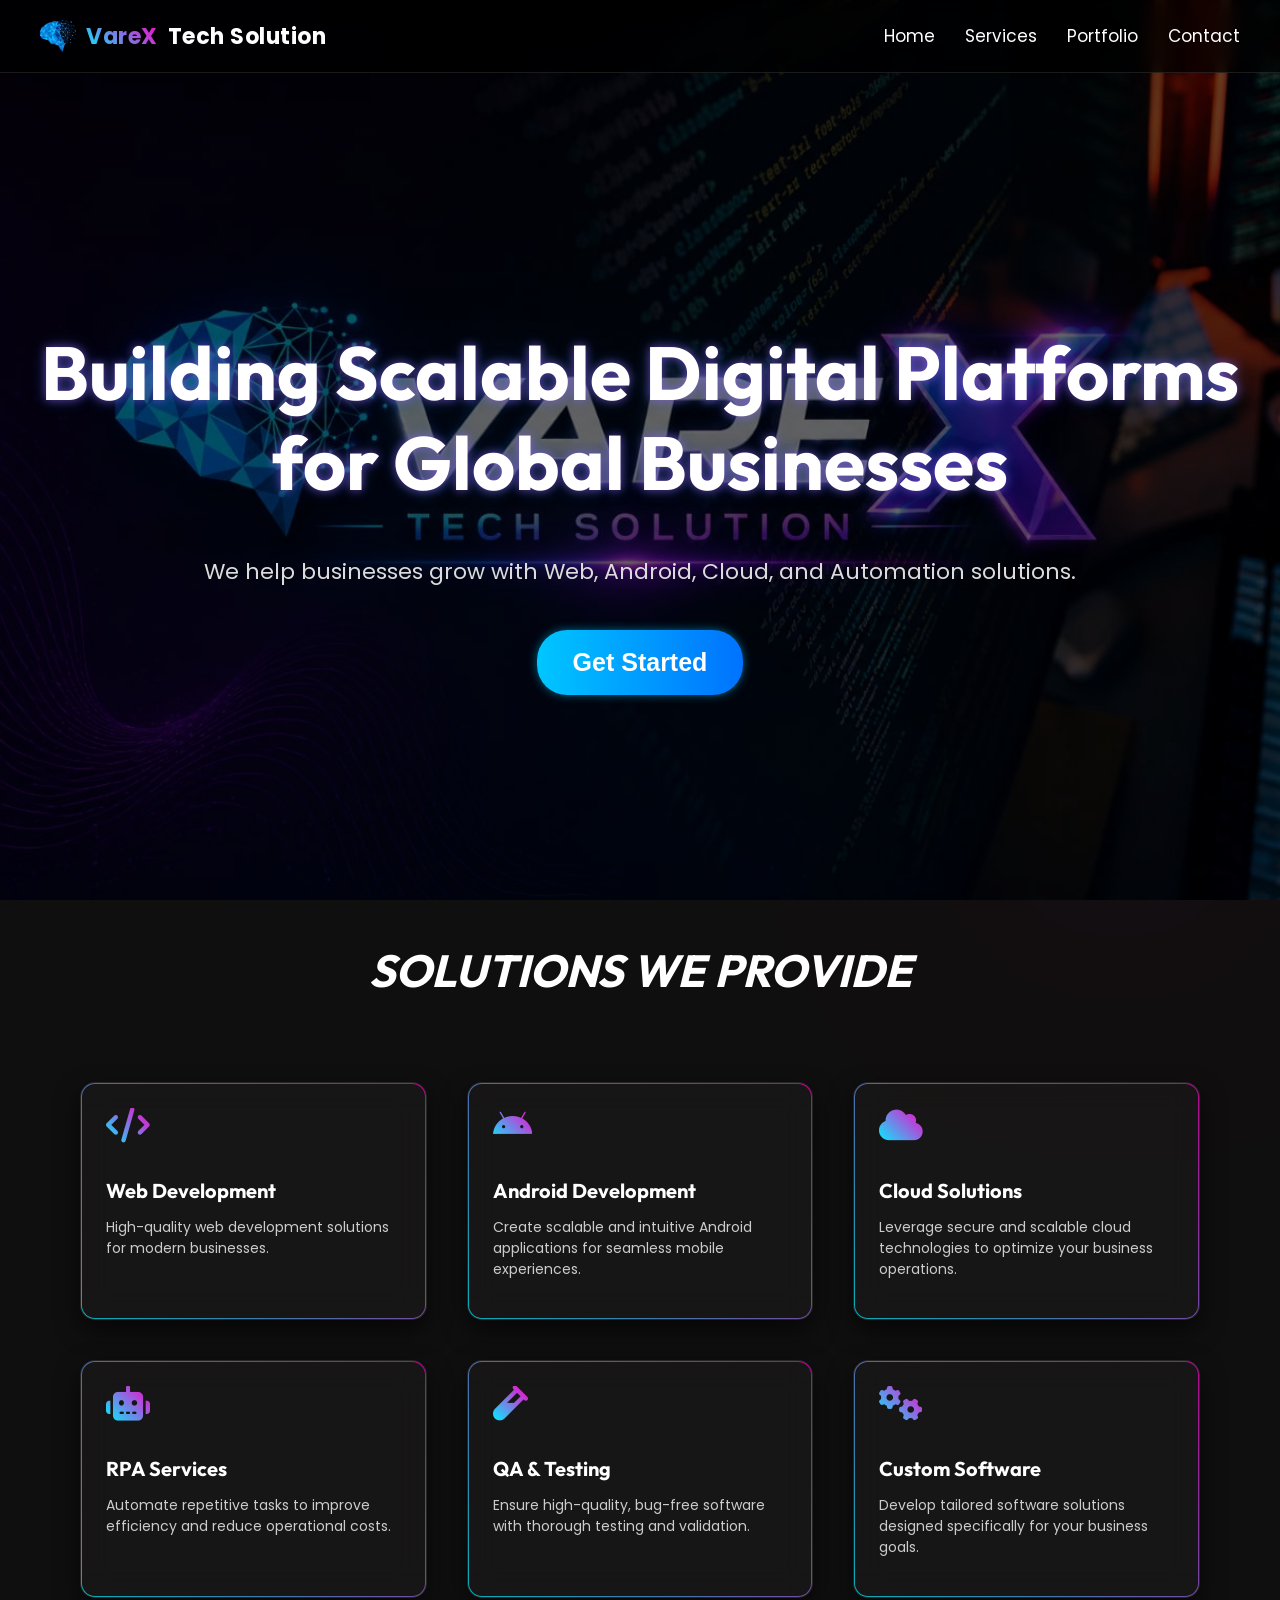
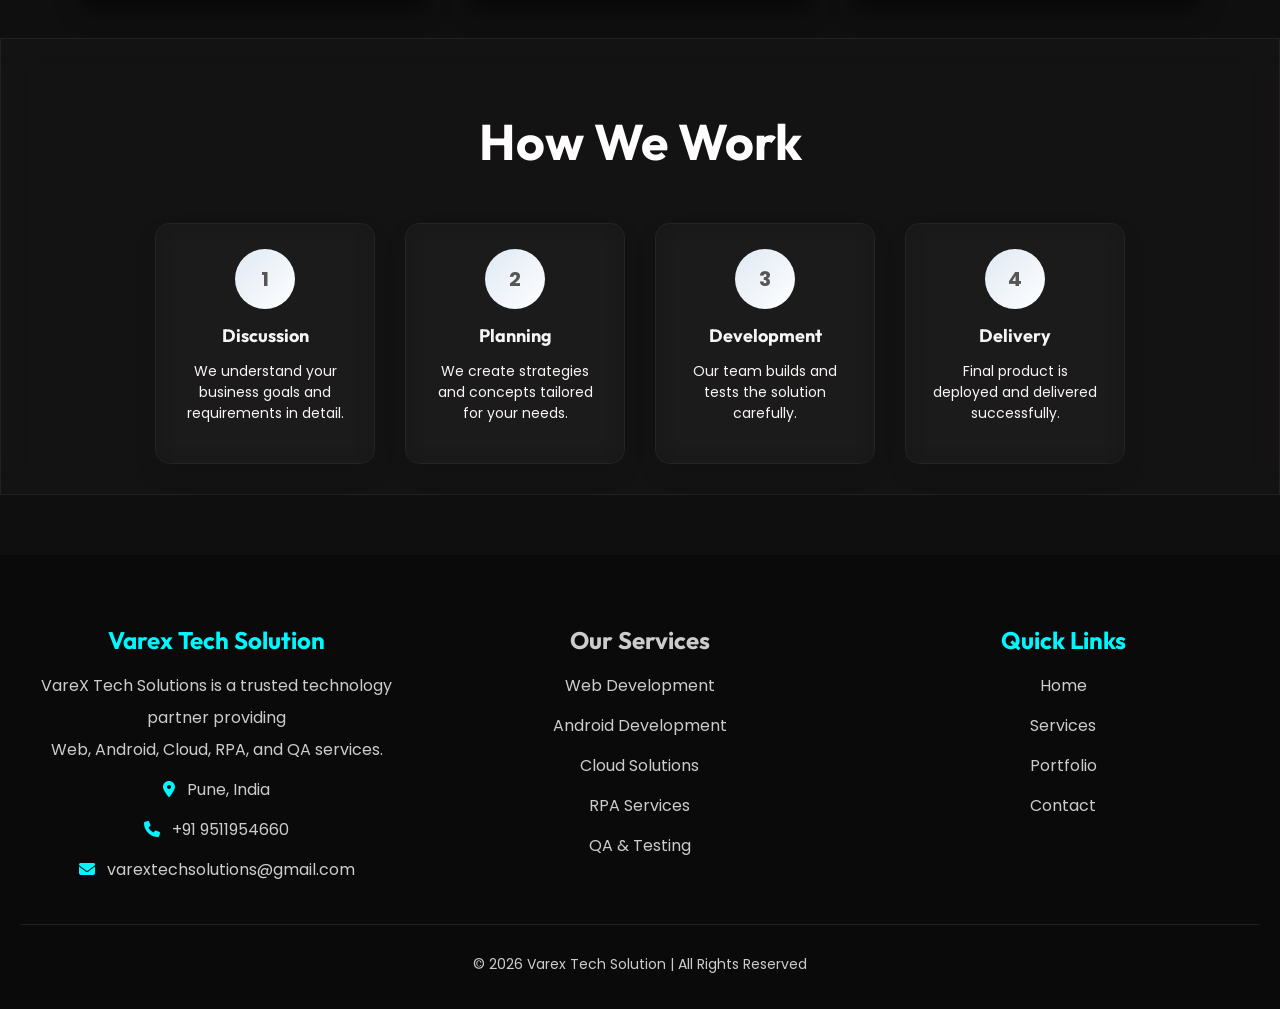
<file: index.html>
<!DOCTYPE html>
<html lang="en">
<head>
  <meta charset="UTF-8">
  <meta name="viewport" content="width=device-width, initial-scale=1.0">
  <title>VareX Tech Solutions | Home</title>
  <meta name="description" content="VareX Tech Solutions provides top-tier Web Development, Android Apps, Cloud, RPA, and QA Automation services globally.">
  <meta name="keywords" content="VareX Tech, Web Development, Android Development, Cloud Solutions, RPA Services, QA Testing, Pune IT Services">
  <meta name="author" content="VareX Tech Solutions">
  <link rel="icon" type="image/png" href="images/logo.png">
  <link rel="stylesheet" href="style.css">
  <link rel="stylesheet" href="https://cdnjs.cloudflare.com/ajax/libs/font-awesome/6.5.0/css/all.min.css">
  <!-- Google Font -->
  <link href="https://fonts.googleapis.com/css2?family=Outfit:wght@300;400;600;700&family=Poppins:wght@300;400;500;600&display=swap" rel="stylesheet">
</head>
<body>
  <div class="aurora-bg aurora-1"></div>
  <div class="aurora-bg aurora-2"></div>


<!-- Navbar -->
<header class="navbar">
  <div class="logo">
    <a href="index.html">
      <img src="images/logo.png" alt="VareX Logo">
      <span>VareX</span> Tech Solution
    </a>
  </div>

  <!-- Hamburger Icon -->
  <div class="menu-toggle" id="menu-toggle">
    <i class="fas fa-bars"></i>
  </div>

  <!-- Navigation Links -->
  <ul class="nav-links" id="nav-links">
    <li><a href="index.html">Home</a></li>
    <li><a href="services.html">Services</a></li>
    <li><a href="portfolio.html">Portfolio</a></li>
    <li><a href="contact.html">Contact</a></li>
  </ul>
</header>

<!-- Hero Section -->
<section class="hero">
  <!-- Hero Heading -->
<h1 class="hero-text">
  <!-- Each word wrapped in span for stagger animation -->
  <span>Building</span>
  <span>Scalable</span>
  <span>Digital</span>
  <span>Platforms</span>
  <span>for</span>
  <span>Global</span>
  <span>Businesses</span>
</h1>
<p class="hero-subtext">
  We help businesses grow with Web, Android, Cloud, and Automation solutions.
</p>
      <div class="hero-cta">
       <button onclick="goToSolutions()" class="hero-btn">Get Started</button>
      
      </div>
  
</section>

<!-- Features -->
<section class="features" id="solutions">
 <center>
  <h1>SOLUTIONS WE PROVIDE</h1>
 </center>
</section>

<!-- services -->
<section class="services">

  <div class="card">
    <i class="fas fa-code card-icon"></i>
    <h3>Web Development</h3>
    <p>High-quality web development solutions for modern businesses.</p>
  </div>

  <div class="card">
    <i class="fab fa-android card-icon"></i>
    <h3>Android Development</h3>
    <p>Create scalable and intuitive Android applications for seamless mobile experiences.</p>
  </div>

  <div class="card">
    <i class="fas fa-cloud card-icon"></i>
    <h3>Cloud Solutions</h3>
    <p>Leverage secure and scalable cloud technologies to optimize your business operations.
</p>
  </div>

  <div class="card">
    <i class="fas fa-robot card-icon"></i>
    <h3>RPA Services</h3>
    <p>Automate repetitive tasks to improve efficiency and reduce operational costs.</p>
  </div>

  <div class="card">
    <i class="fas fa-vial card-icon"></i>
    <h3>QA & Testing</h3>
    <p>Ensure high-quality, bug-free software with thorough testing and validation.</p>
  </div>

  <div class="card">
    <i class="fas fa-cogs card-icon"></i>
    <h3>Custom Software</h3>
    <p>Develop tailored software solutions designed specifically for your business goals.</p>
  </div>

</section>
<!-- workflow -->
<section class="workflow">
  <h2>How We Work</h2>

  <div class="steps">
    <div class="step">
      <div class="circle">1</div>
      <h3>Discussion</h3>
      <p>We understand your business goals and requirements in detail.</p>
    </div>

    <div class="step">
      <div class="circle">2</div>
      <h3>Planning</h3>
      <p>We create strategies and concepts tailored for your needs.</p>
    </div>

    <div class="step">
      <div class="circle">3</div>
      <h3>Development</h3>
      <p>Our team builds and tests the solution carefully.</p>
    </div>

    <div class="step">
      <div class="circle">4</div>
      <h3>Delivery</h3>
      <p>Final product is deployed and delivered successfully.</p>
    </div>
  </div>
</section>

<!-- Footer -->

<footer class="footer">
  <div class="footer-container">

 <!-- Contact Info -->
    <div class="footer-box">
       <h2>Varex Tech Solution</h2>
      <p>VareX Tech Solutions is a trusted technology partner providing <br>Web, Android, Cloud, RPA, and QA services.
      <p><i class="fas fa-map-marker-alt"></i> Pune, India</p>
      <p><i class="fas fa-phone"></i> +91 9511954660</p>
      <p><i class="fas fa-envelope"></i> varextechsolutions@gmail.com</p>
    </div>

    <!--our services-->
    <div class="footer-box">
       <h2><a href="services.html">Our Services</a></h2>
      <p><a href="services.html">Web Development</a></p>
      <p><a href="services.html">Android Development</a></p>
      <p><a href="services.html">Cloud Solutions</a></p>
      <p><a href="services.html">RPA Services</a></p>
      <p><a href="services.html">QA & Testing</a></p>
    </div>
    <!-- Quick Links -->
    <div class="footer-box">
      <h2>Quick Links</h2>
      <p><a href="index.html">Home</a></p>
      <p><a href="services.html">Services</a></p>
      <p><a href="portfolio.html">Portfolio</a></p>
      <p><a href="contact.html">Contact</a></p>
    </div>

  </div>

  <!-- Bottom -->
  <div class="footer-bottom">
    <p>© 2026 Varex Tech Solution | All Rights Reserved</p>
  </div>
</footer>
<script src="script.js"></script>

</body>
</html>
</file>
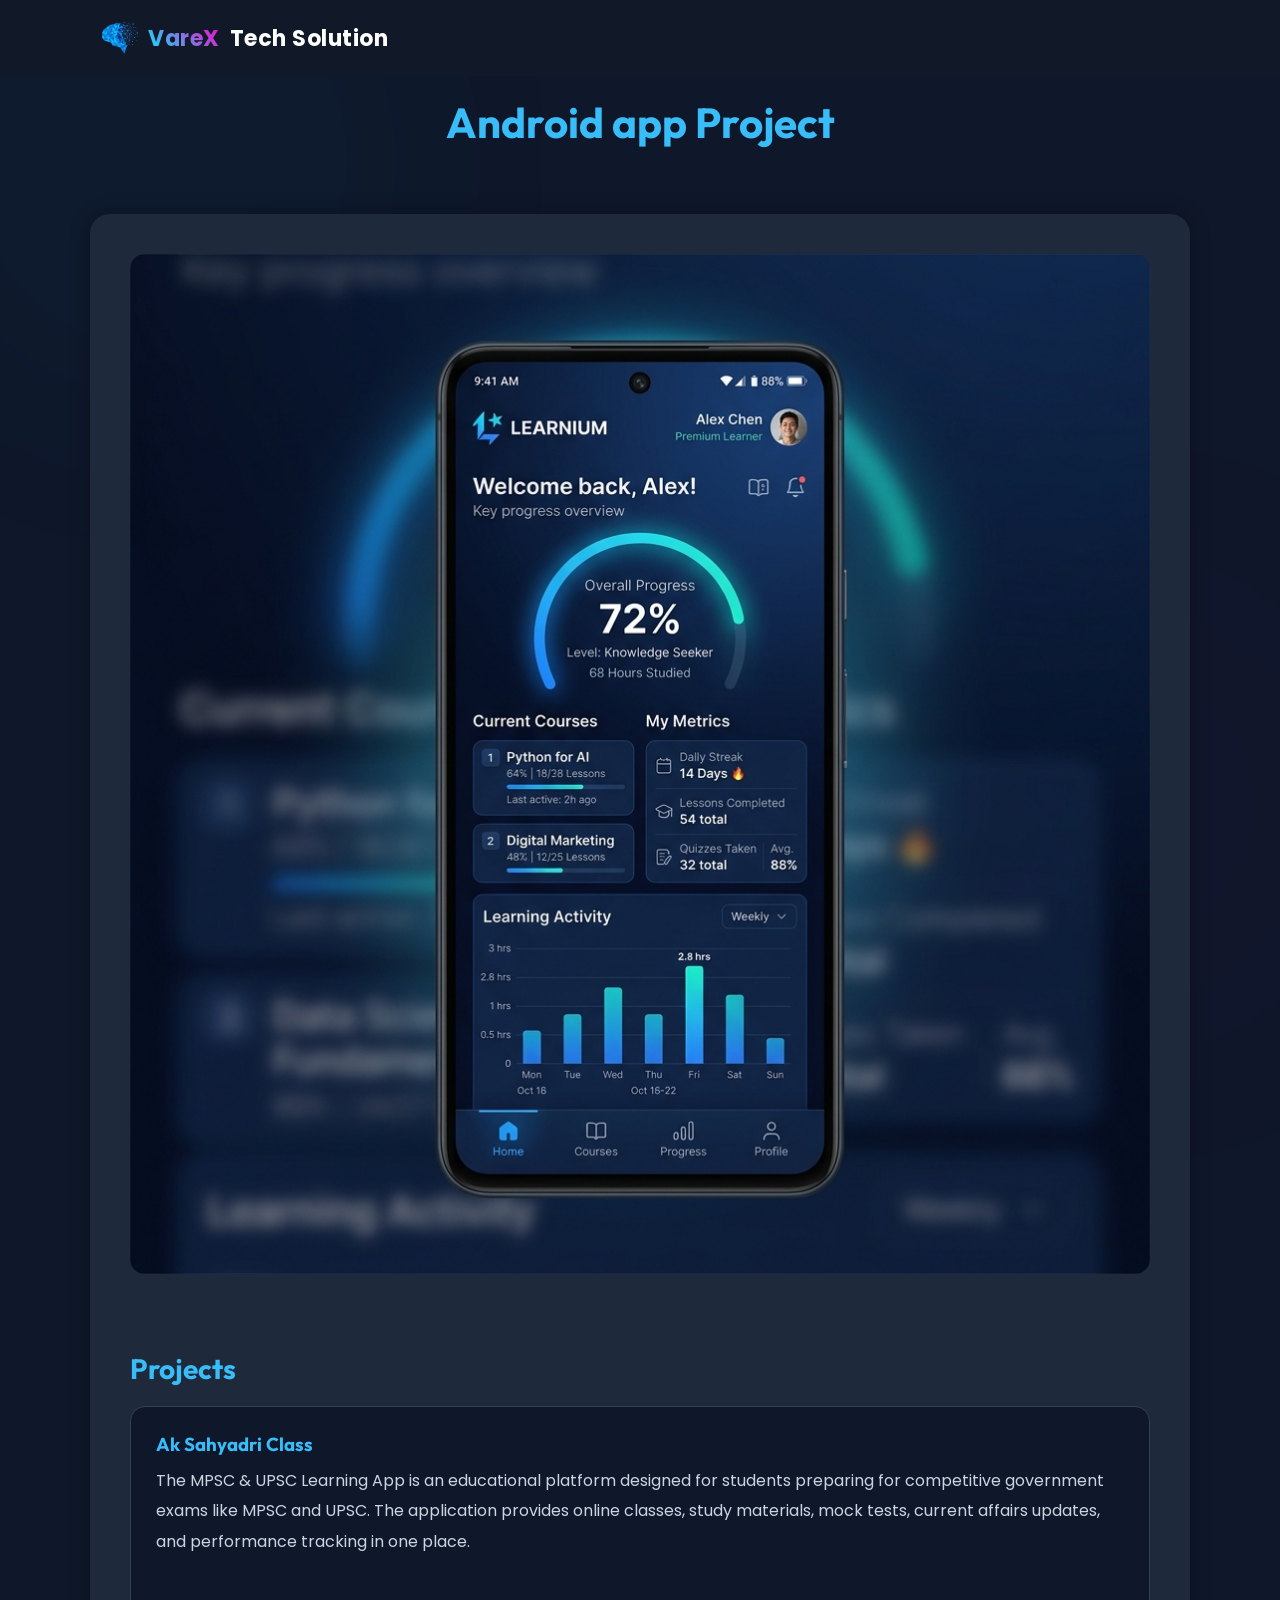
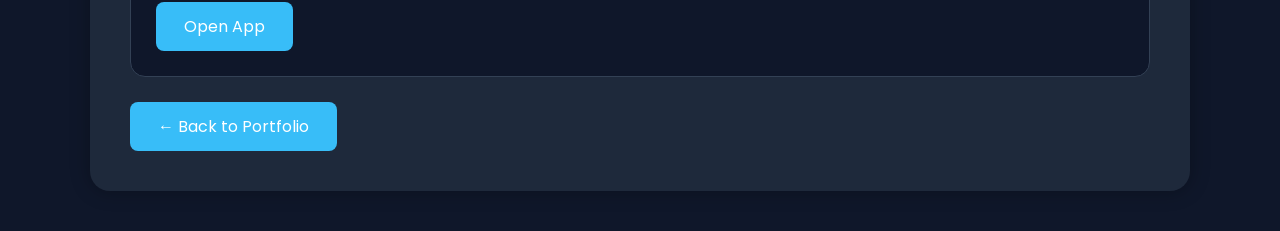
<file: Android-app.html>
<!DOCTYPE html>
<html lang="en">
<head>
  <meta charset="UTF-8">
  <meta name="viewport" content="width=device-width, initial-scale=1.0">
  <title>VareX Tech Solutions | Android App Project</title>
  <meta name="description" content="View details of the VareX Tech Solutions Android app project - AK Sahyadri Academy for MPSC & UPSC preparation.">
  <meta name="keywords" content="MPSC UPSC App, Education App Android, AK Sahyadri Academy, VareX Tech Project">
  <meta name="author" content="VareX Tech Solutions">
  <link rel="icon" type="image/png" href="images/logo.png">
  <link rel="stylesheet" href="Android-app.css">
  <link href="https://fonts.googleapis.com/css2?family=Outfit:wght@300;400;600;700&family=Poppins:wght@300;400;500;600&display=swap" rel="stylesheet">
</head>

<body>
  <div class="aurora-bg aurora-1"></div>
  <div class="aurora-bg aurora-2"></div>


<nav class="navbar">
  <div class="logo">
    <a href="index.html">
      <img src="images/logo.png" alt="VareX Logo" style="height:36px; width:36px;">
      <span>VareX</span> Tech Solution
    </a>
  </div>
</nav>

<section class="portfolio-header">
  <h1>Android app Project</h1>
</section>

<section class="project-details">
  <img src="images/app.png" alt="Android App Preview">
  <div class="app-preview">

  <h2>Projects</h2>

  <div class="preview-box">
    <h3> Ak Sahyadri Class</h3>

    <p>
      The MPSC & UPSC Learning App is an educational platform designed for students
  preparing for competitive government exams like MPSC and UPSC.
  The application provides online classes, study materials, mock tests,
  current affairs updates, and performance tracking in one place.
    </p>

    <a href="https://play.google.com/store/apps/details?id=com.sahyadri.academy" target="_blank" class="btn">
  Open App
</a>
  </div>

</div>
  <div class="back-center">
  <a href="portfolio.html" class="btn">← Back to Portfolio</a>
</div>
</section>
<script src="script.js"></script>
</body>
</html>
</file>
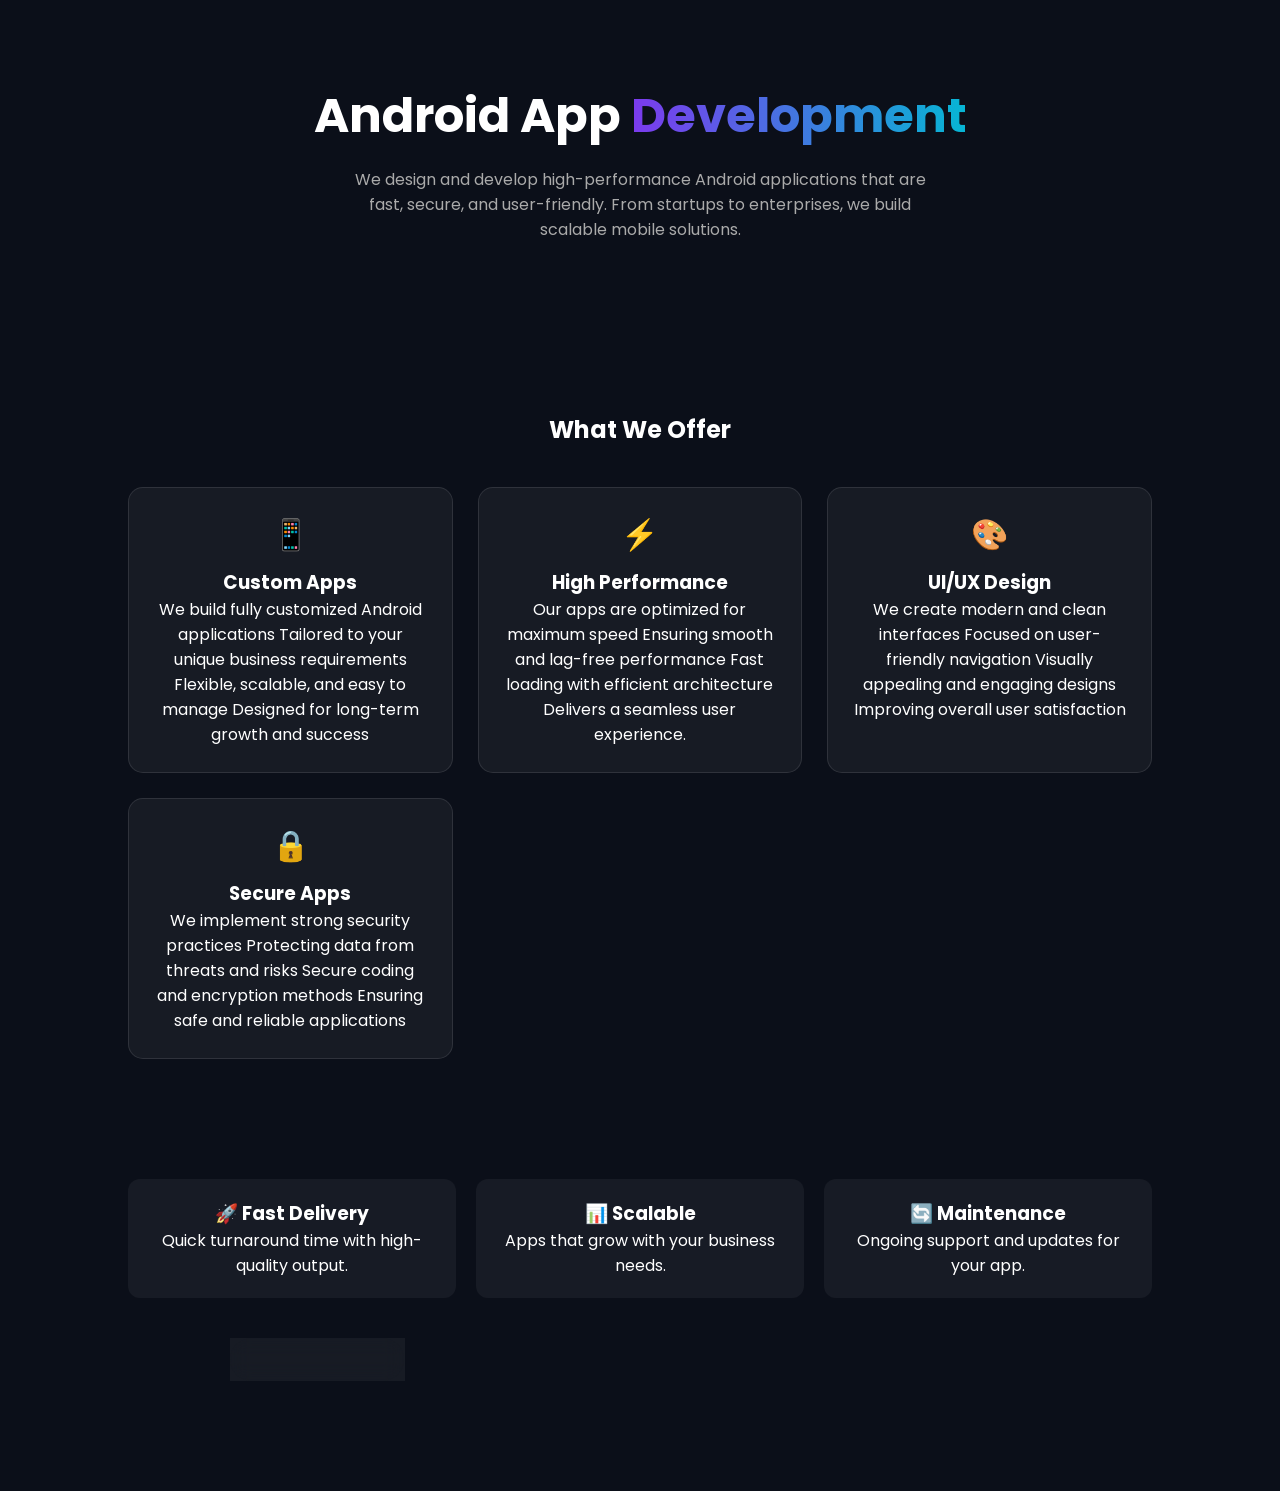
<file: android.html>
<!DOCTYPE html>
<html lang="en">
<head>
  <meta charset="UTF-8">
  <meta name="viewport" content="width=device-width, initial-scale=1.0">
  <title>VareX Tech Solutions | Android App Development</title>
  <meta name="description" content="VareX Tech Solutions develops high-performance, secure, and user-friendly Android applications with custom UI/UX.">
  <meta name="keywords" content="Android App Development, Mobile App Pune, Custom Android Apps">
  <meta name="author" content="VareX Tech Solutions">
  <link rel="icon" type="image/png" href="images/logo.png">
  <link rel="stylesheet" href="android.css">
  <!-- Google Font -->
  <link href="https://fonts.googleapis.com/css2?family=Outfit:wght@300;400;600;700&family=Poppins:wght@300;400;500;600&display=swap" rel="stylesheet">
</head>
<body>
  <div class="aurora-bg aurora-1"></div>
  <div class="aurora-bg aurora-2"></div>




<!-- Hero Section -->
<section class="hero">
  <div class="hero-content">
    <h1>Android App <span>Development</span></h1>
    <p>
      We design and develop high-performance Android applications that are fast,
      secure, and user-friendly. From startups to enterprises, we build scalable mobile solutions.
    </p>
   
  </div>
</section>

<!-- Services -->
<section class="services">
  <h2>What We Offer</h2>

  <div class="cards">

    <div class="card">
      <div class="icon">📱</div>
      <h3>Custom Apps</h3>
      <p>We build fully customized Android applications
Tailored to your unique business requirements
Flexible, scalable, and easy to manage
Designed for long-term growth and success</p>
    </div>

    <div class="card">
      <div class="icon">⚡</div>
      <h3>High Performance</h3>
      <p>Our apps are optimized for maximum speed
Ensuring smooth and lag-free performance
Fast loading with efficient architecture
Delivers a seamless user experience.</p>
    </div>

    <div class="card">
      <div class="icon">🎨</div>
      <h3>UI/UX Design</h3>
      <p>We create modern and clean interfaces
Focused on user-friendly navigation
Visually appealing and engaging designs
Improving overall user satisfaction</p>
    </div>

    <div class="card">
      <div class="icon">🔒</div>
      <h3>Secure Apps</h3>
      <p>We implement strong security practices
Protecting data from threats and risks
Secure coding and encryption methods
Ensuring safe and reliable applications</p>
    </div>

  </div>
</section>

<!-- Features -->
<section class="features">
  <div class="feature-box">
    <h3>🚀 Fast Delivery</h3>
    <p>Quick turnaround time with high-quality output.</p>
  </div>

  <div class="feature-box">
    <h3>📊 Scalable</h3>
    <p>Apps that grow with your business needs.</p>
  </div>

  <div class="feature-box">
    <h3>🔄 Maintenance</h3>
    <p>Ongoing support and updates for your app.</p>
  </div>
  <!-- Back Button -->
<div class="top-bar">
  <a href="services.html" class="back-btn">← Back to Services</a>
</div>
</section>

<script src="script.js"></script>
</body>
</html>
</file>
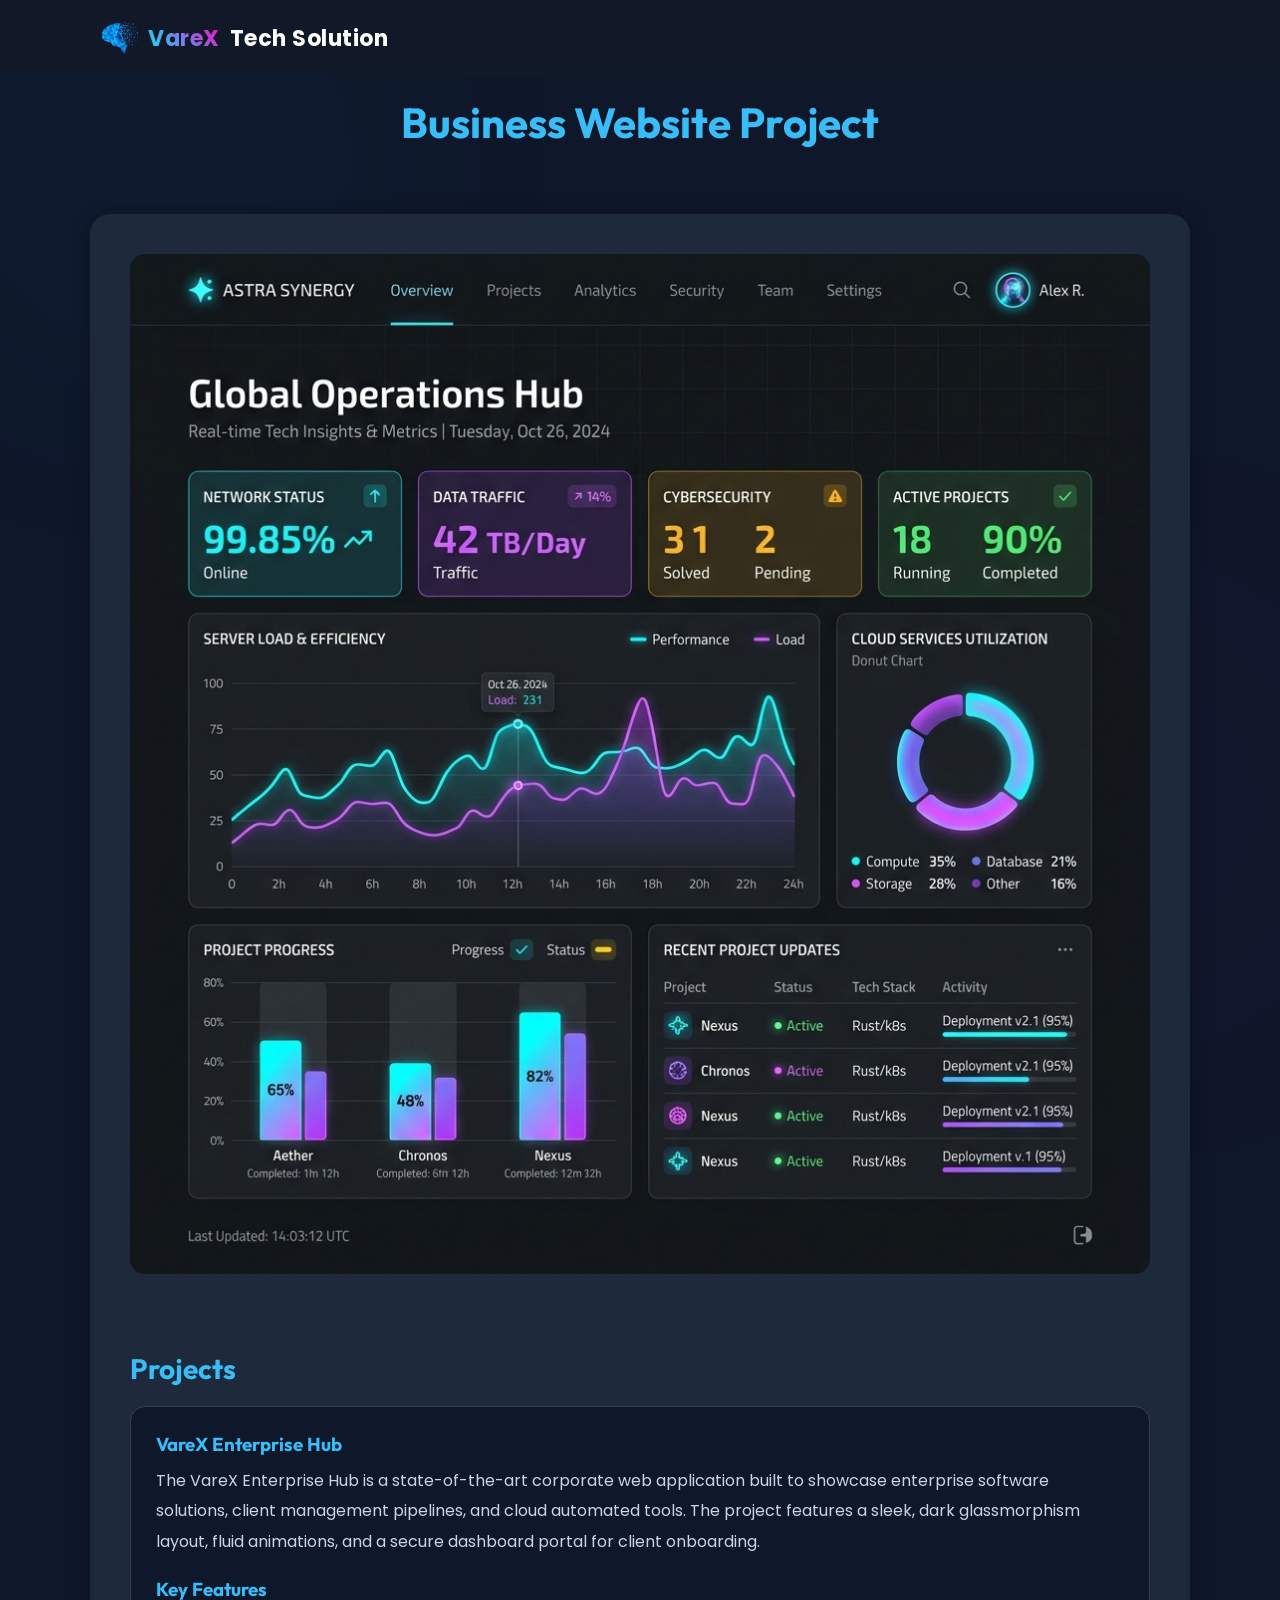
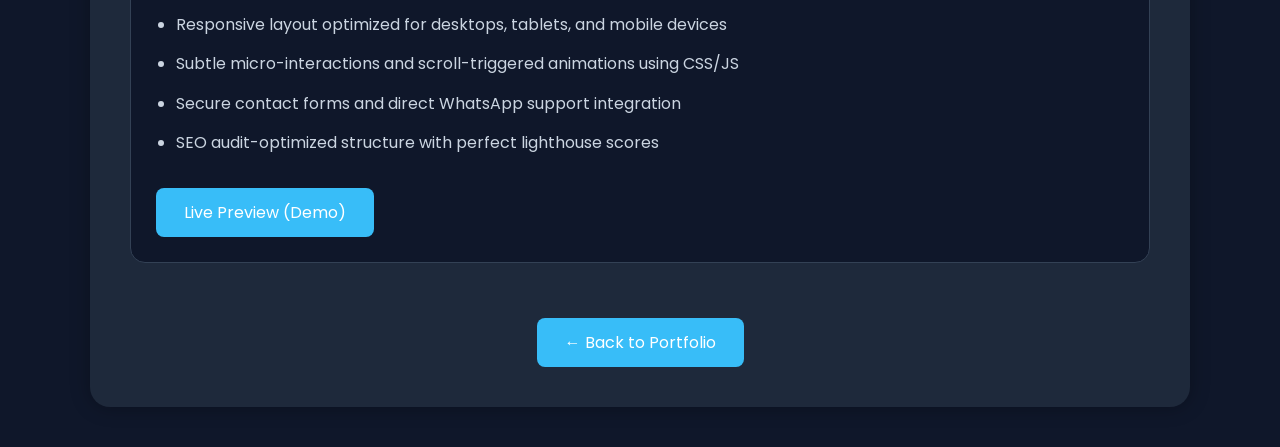
<file: Business-website.html>
<!DOCTYPE html>
<html lang="en">
<head>
  <meta charset="UTF-8">
  <meta name="viewport" content="width=device-width, initial-scale=1.0">
  <title>VareX Tech Solutions | Business Website Project</title>
  <meta name="description" content="Explore details of the VareX Tech Solutions Business Website project - a high-performance corporate platform with animations.">
  <meta name="keywords" content="Corporate Website, Business Platform, E-Commerce, VareX Tech Project">
  <meta name="author" content="VareX Tech Solutions">
  <link rel="icon" type="image/png" href="images/logo.png">
  <link rel="stylesheet" href="Business-website.css">
  <link href="https://fonts.googleapis.com/css2?family=Outfit:wght@300;400;600;700&family=Poppins:wght@300;400;500;600&display=swap" rel="stylesheet">
</head>

<body>
  <div class="aurora-bg aurora-1"></div>
  <div class="aurora-bg aurora-2"></div>


<nav class="navbar">
  <div class="logo">
    <a href="index.html">
      <img src="images/logo.png" alt="VareX Logo" style="height:36px; width:36px;">
      <span>VareX</span> Tech Solution
    </a>
  </div>
</nav>

<section class="portfolio-header">
  <h1>Business Website Project</h1>
</section>

<section class="project-details">
  <img src="images/business.png" alt="VareX Enterprise Hub Preview">
  <div class="app-preview">
    <h2>Projects</h2>

    <div class="preview-box">
      <h3>VareX Enterprise Hub</h3>
      <p>
        The VareX Enterprise Hub is a state-of-the-art corporate web application built to showcase enterprise software solutions, client management pipelines, and cloud automated tools.
        The project features a sleek, dark glassmorphism layout, fluid animations, and a secure dashboard portal for client onboarding.
      </p>
      
      <h3 style="margin-top: 20px; color: #38bdf8;">Key Features</h3>
      <ul style="margin-left: 20px; margin-top: 10px; color: #cbd5e1; line-height: 1.8;">
        <li>Responsive layout optimized for desktops, tablets, and mobile devices</li>
        <li>Subtle micro-interactions and scroll-triggered animations using CSS/JS</li>
        <li>Secure contact forms and direct WhatsApp support integration</li>
        <li>SEO audit-optimized structure with perfect lighthouse scores</li>
      </ul>
      
      <a href="#" class="btn" style="margin-top: 20px; display: inline-block;">Live Preview (Demo)</a>
    </div>
  </div>

  <div class="back-center" style="margin-top: 30px; text-align: center;">
    <a href="portfolio.html" class="btn">← Back to Portfolio</a>
  </div>
</section>

<script src="script.js"></script>
</body>
</html>
</file>
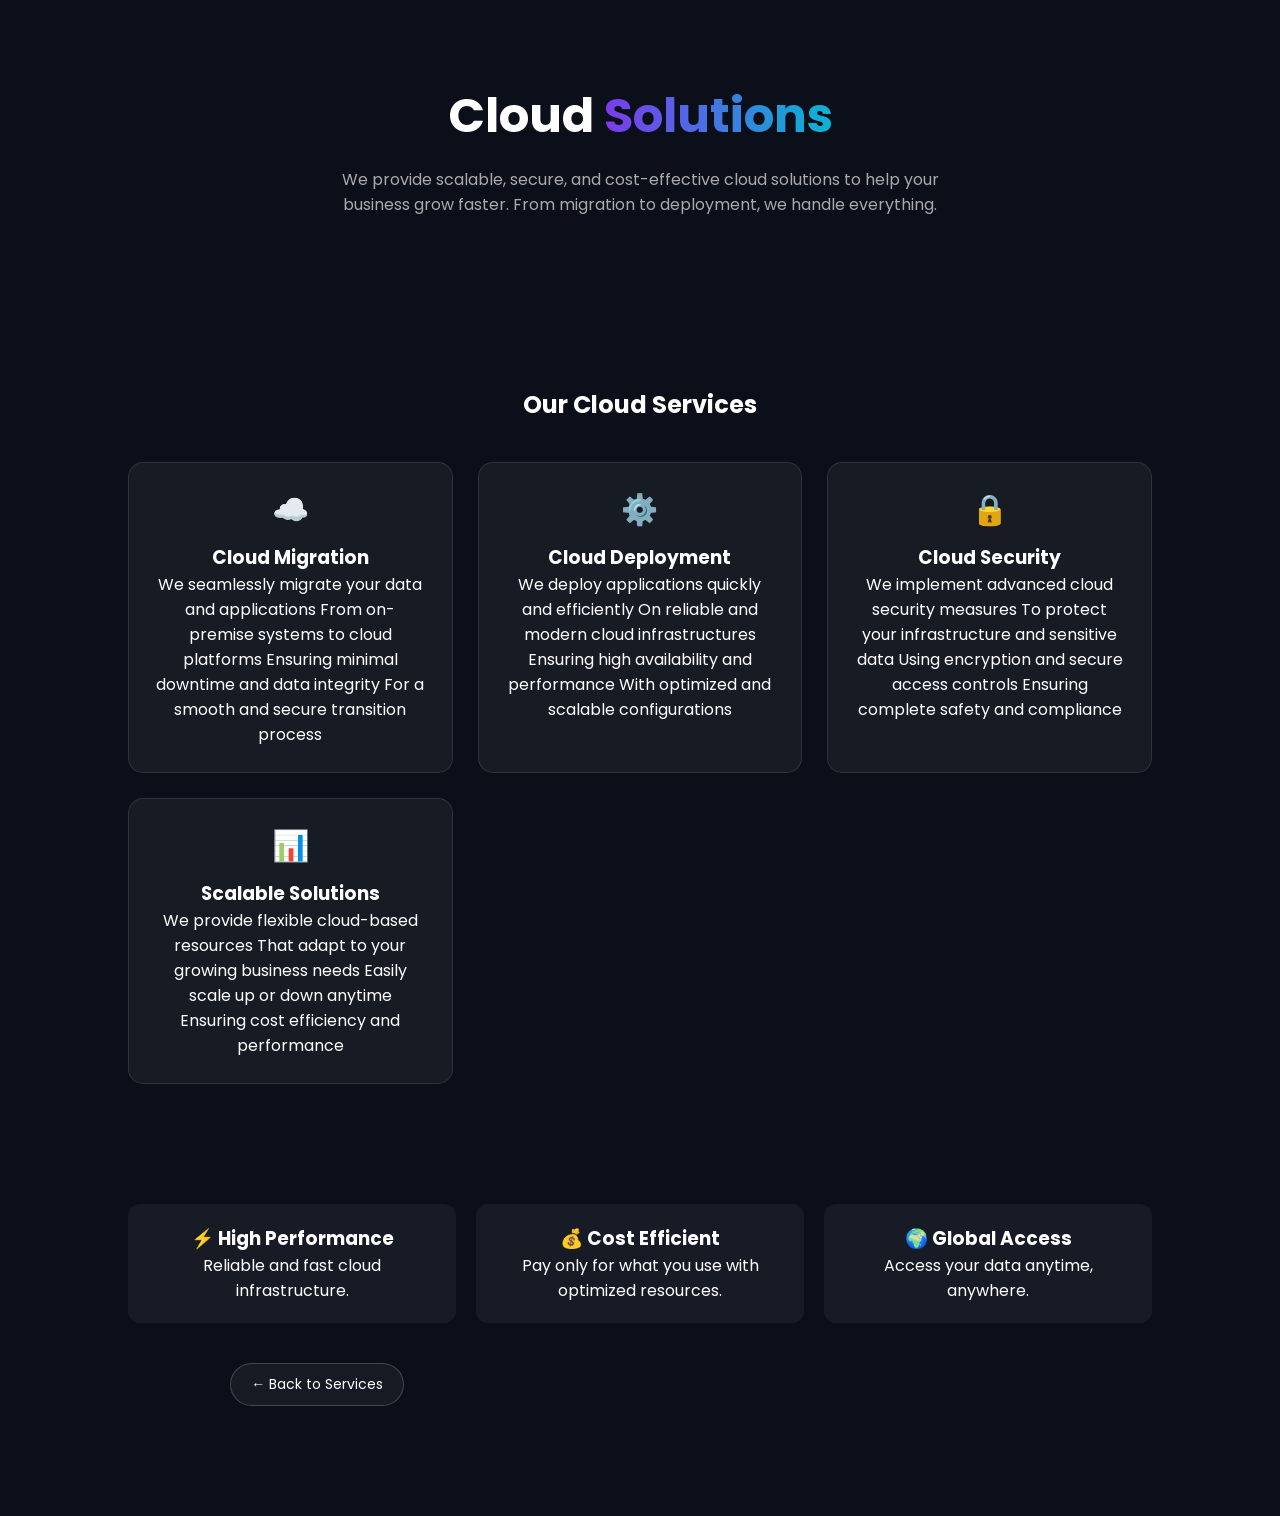
<file: cloud.html>
<!DOCTYPE html>
<html lang="en">
<head>
  <meta charset="UTF-8">
  <meta name="viewport" content="width=device-width, initial-scale=1.0">
  <title>VareX Tech Solutions | Cloud Solutions</title>
  <meta name="description" content="VareX Tech Solutions offers scalable, secure, and cost-effective Cloud Solutions: migration, deployment, and security management.">
  <meta name="keywords" content="Cloud Migration, Cloud Security, Cloud Deployment, AWS, Azure, Google Cloud">
  <meta name="author" content="VareX Tech Solutions">
  <link rel="icon" type="image/png" href="images/logo.png">
  <link rel="stylesheet" href="cloud.css">
  <!-- Google Font -->
  <link href="https://fonts.googleapis.com/css2?family=Outfit:wght@300;400;600;700&family=Poppins:wght@300;400;500;600&display=swap" rel="stylesheet">
</head>
<body>
  <div class="aurora-bg aurora-1"></div>
  <div class="aurora-bg aurora-2"></div>




<!-- Hero Section -->
<section class="hero">
  <div class="hero-content">
    <h1>Cloud <span>Solutions</span></h1>
    <p>
      We provide scalable, secure, and cost-effective cloud solutions to help your business grow faster.
      From migration to deployment, we handle everything.
    </p>
   
  </div>
</section>

<!-- Services -->
<section class="services">
  <h2>Our Cloud Services</h2>

  <div class="cards">

    <div class="card">
      <div class="icon">☁️</div>
      <h3>Cloud Migration</h3>
      <p>We seamlessly migrate your data and applications
From on-premise systems to cloud platforms
Ensuring minimal downtime and data integrity
For a smooth and secure transition process</p>
    </div>

    <div class="card">
      <div class="icon">⚙️</div>
      <h3>Cloud Deployment</h3>
      <p>We deploy applications quickly and efficiently
On reliable and modern cloud infrastructures
Ensuring high availability and performance
With optimized and scalable configurations</p>
    </div>

    <div class="card">
      <div class="icon">🔒</div>
      <h3>Cloud Security</h3>
      <p>We implement advanced cloud security measures
To protect your infrastructure and sensitive data
Using encryption and secure access controls
Ensuring complete safety and compliance</p>
    </div>

    <div class="card">
      <div class="icon">📊</div>
      <h3>Scalable Solutions</h3>
      <p>We provide flexible cloud-based resources
That adapt to your growing business needs
Easily scale up or down anytime
Ensuring cost efficiency and performance</p>
    </div>

  </div>
</section>

<!-- Features -->
<section class="features">
  <div class="feature-box">
    <h3>⚡ High Performance</h3>
    <p>Reliable and fast cloud infrastructure.</p>
  </div>

  <div class="feature-box">
    <h3>💰 Cost Efficient</h3>
    <p>Pay only for what you use with optimized resources.</p>
  </div>

  <div class="feature-box">
    <h3>🌍 Global Access</h3>
    <p>Access your data anytime, anywhere.</p>
  </div>
  <!-- Back Button -->
<div class="top-bar">
  <a href="services.html" class="back-btn">← Back to Services</a>
</div>
</section>
<script src="script.js"></script>
</body>
</html>
</file>
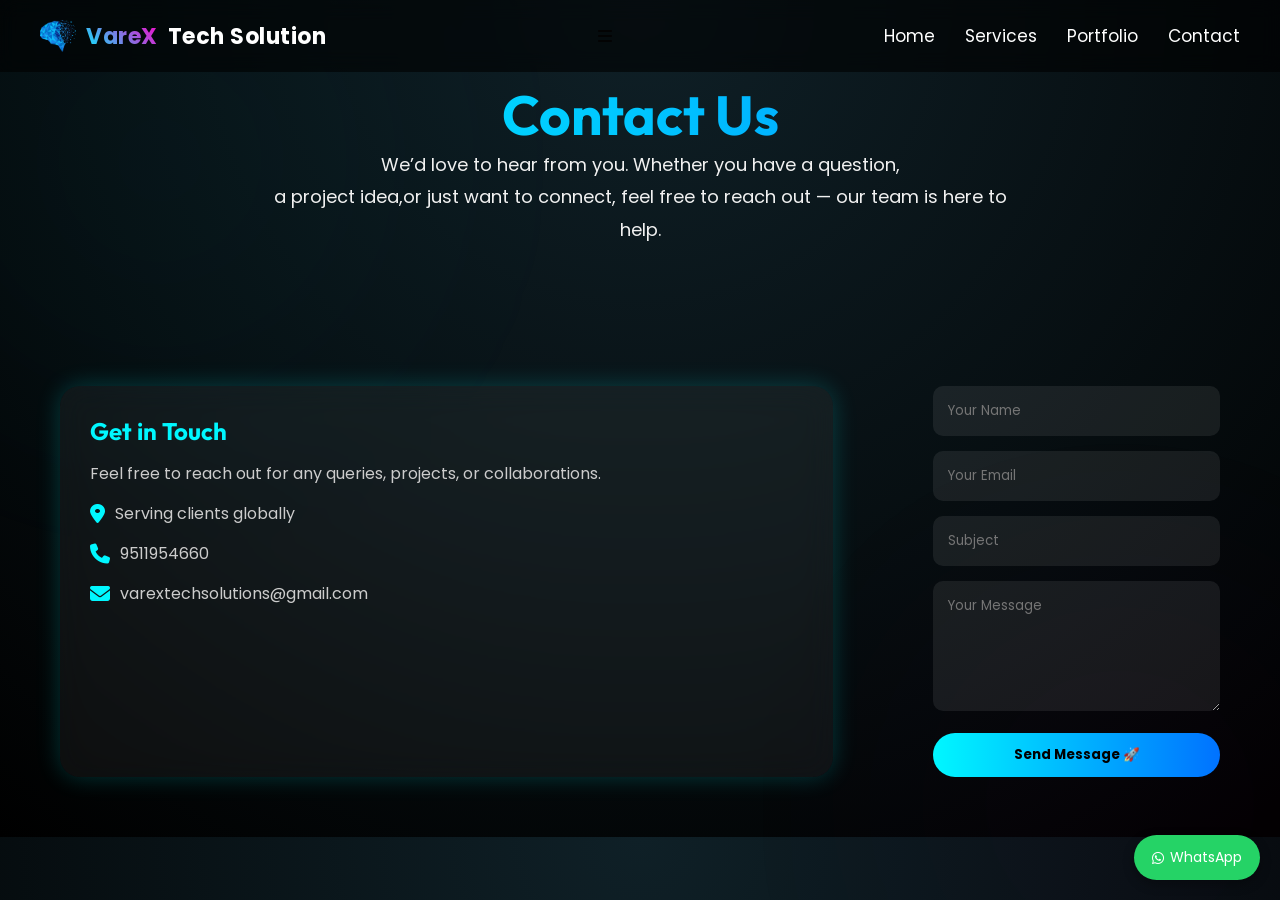
<file: contact.html>
<!DOCTYPE html>
<html lang="en">
<head>
  <meta charset="UTF-8">
  <meta name="viewport" content="width=device-width, initial-scale=1.0">
  <title>VareX Tech Solutions | Contact</title>
  <meta name="description" content="Contact VareX Tech Solutions for your Web, Android, Cloud, and Automation needs. Reach out directly or via WhatsApp.">
  <meta name="keywords" content="VareX Tech Contact, WhatsApp Chat, IT Consultation Pune">
  <meta name="author" content="VareX Tech Solutions">
  <link rel="icon" type="image/png" href="images/logo.png">
  <link rel="stylesheet" href="contact.css">
  <link rel="stylesheet" href="https://cdnjs.cloudflare.com/ajax/libs/font-awesome/6.5.0/css/all.min.css">
  <link href="https://fonts.googleapis.com/css2?family=Outfit:wght@300;400;600;700&family=Poppins:wght@300;400;500;600&display=swap" rel="stylesheet">
</head>
<body>
  <div class="aurora-bg aurora-1"></div>
  <div class="aurora-bg aurora-2"></div>


<!-- Navbar -->
<nav class="navbar">
  <div class="logo">
    <a href="index.html">
      <img src="images/logo.png" alt="VareX Logo">
      <span>VareX</span> Tech Solution
    </a>
  </div>

  <!-- Hamburger Icon -->
  <div class="menu-toggle" id="menu-toggle">
    <i class="fas fa-bars"></i>
  </div>

  <ul class="nav-links" id="nav-links">
    <li><a href="index.html">Home</a></li>
    <li><a href="services.html">Services</a></li>
    <li><a href="portfolio.html">Portfolio</a></li>
    <li><a href="contact.html" class="active">Contact</a></li>
  </ul>
</nav>

<!-- Header -->
<section class="contact-header">
  <h1>Contact Us</h1>
  <p>We’d love to hear from you. Whether you have a question, <br>a project idea,or just want to connect, feel free to reach out — our team is here to help.</p>
</section>

<!-- Contact Section -->
<section class="contact-container">

  <!-- Left Info -->
  <div class="contact-info">
    <h2>Get in Touch</h2>
    <p>Feel free to reach out for any queries, projects, or collaborations.</p>

    <div class="info-box">
      <i class="fas fa-map-marker-alt"></i>
      <p>Serving clients globally</p>
    </div>

    <div class="info-box">
      <i class="fas fa-phone"></i>
      <p>9511954660</p>
    </div>

    <div class="info-box">
      <i class="fas fa-envelope"></i>
      <p>varextechsolutions@gmail.com</p>
    </div>
  </div>

  
  <!-- Contact Form -->
  <form id="contactForm">
  <div class="input-box">
    <input type="text" id="name" placeholder="Your Name" required>
  </div>

  <div class="input-box">
    <input type="email" id="email" placeholder="Your Email" required>
  </div>

  <div class="input-box">
    <input type="text" id="subject" placeholder="Subject">
  </div>

  <div class="input-box">
    <textarea id="message" rows="5" placeholder="Your Message" required></textarea>
  </div>

  <button type="submit" class="btn">Send Message 🚀</button>
</form>

</section>
<a href="https://wa.me/919511954660?text=Hello"
   class="whatsapp-float"
   target="_blank">
   <i class="fab fa-whatsapp"></i> WhatsApp
</a>
<script src="script.js"></script>
</body>
</html>
</file>
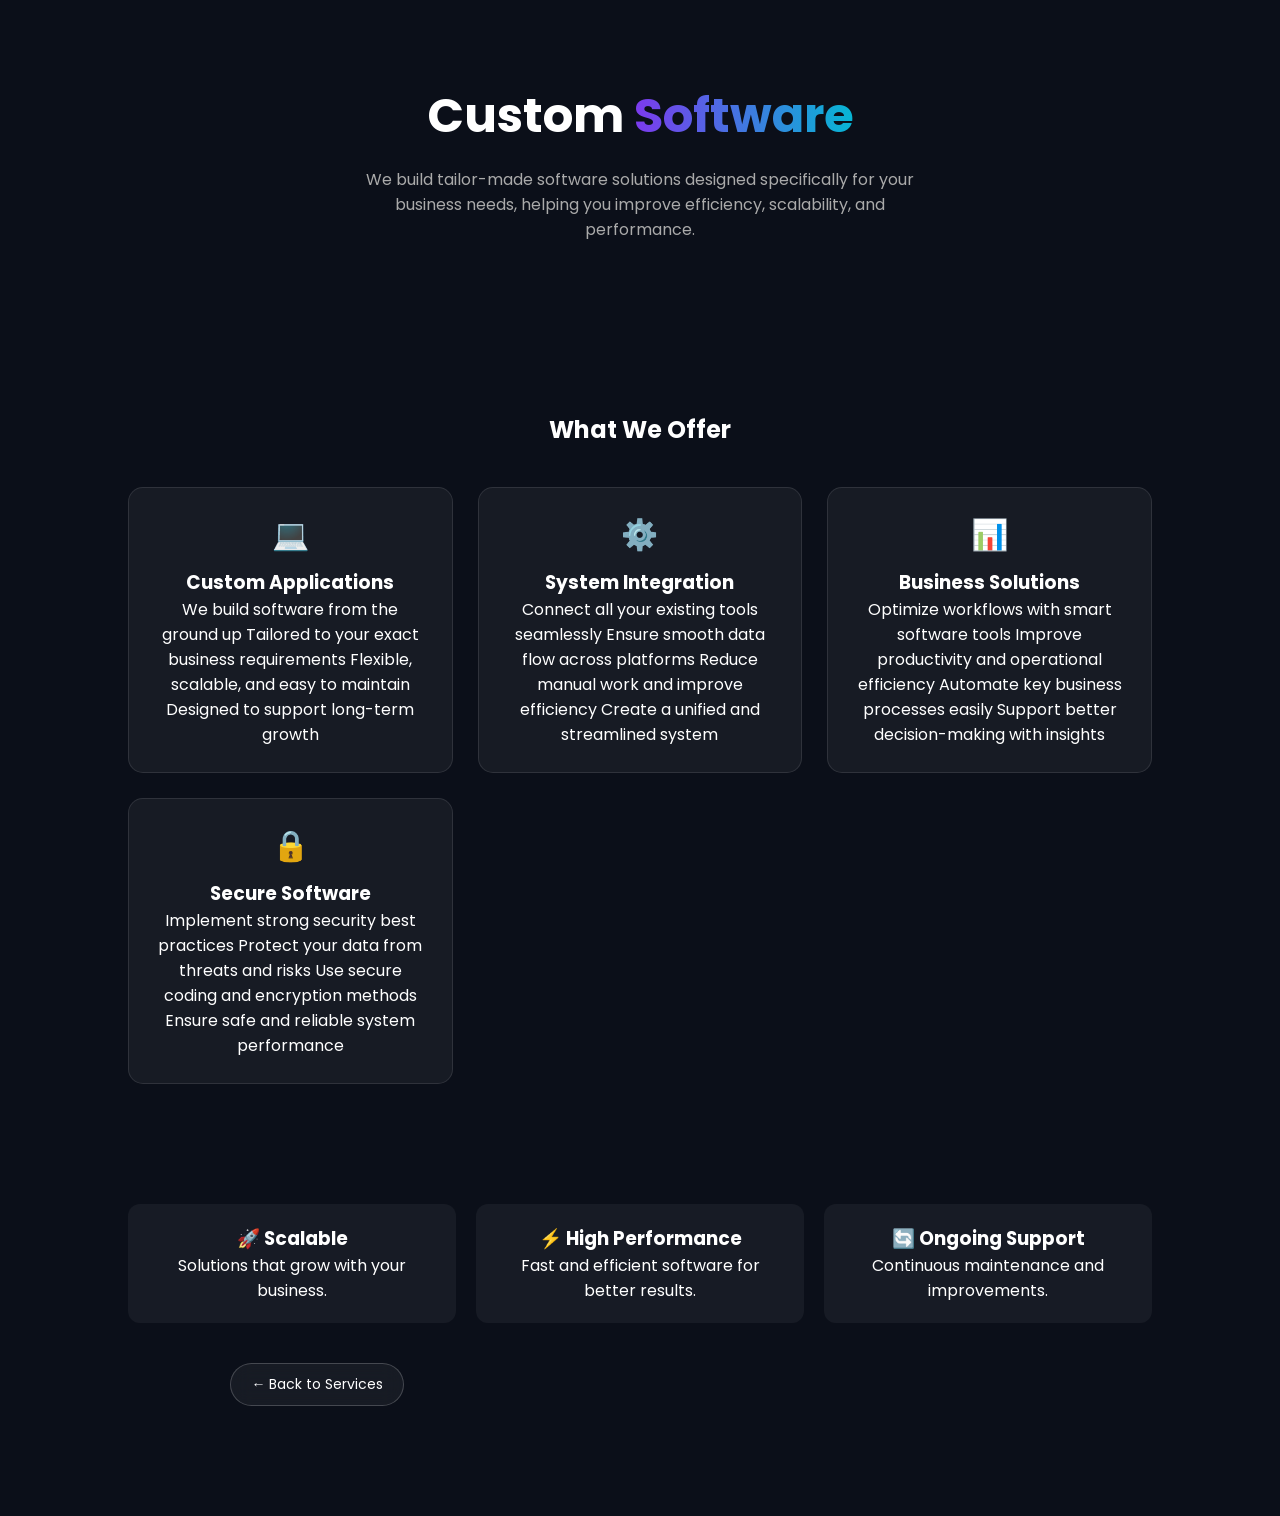
<file: custome-software.html>
<!DOCTYPE html>
<html lang="en">
<head>
  <meta charset="UTF-8">
  <meta name="viewport" content="width=device-width, initial-scale=1.0">
  <title>VareX Tech Solutions | Custom Software Development</title>
  <meta name="description" content="VareX Tech Solutions provides tailor-made software solutions designed specifically for your business goals to improve efficiency and performance.">
  <meta name="keywords" content="Custom Software, Enterprise Software Development, System Integration, Business Automation">
  <meta name="author" content="VareX Tech Solutions">
  <link rel="icon" type="image/png" href="images/logo.png">
  <link rel="stylesheet" href="custome-software.css">
  <!-- Google Font -->
  <link href="https://fonts.googleapis.com/css2?family=Outfit:wght@300;400;600;700&family=Poppins:wght@300;400;500;600&display=swap" rel="stylesheet">
</head>
<body>
  <div class="aurora-bg aurora-1"></div>
  <div class="aurora-bg aurora-2"></div>




<!-- Hero -->
<section class="hero">
  <div class="hero-content">
    <h1>Custom <span>Software</span></h1>
    <p>
      We build tailor-made software solutions designed specifically for your business needs,
      helping you improve efficiency, scalability, and performance.
    </p>
   
  </div>
</section>

<!-- Services -->
<section class="services">
  <h2>What We Offer</h2>

  <div class="cards">

    <div class="card">
      <div class="icon">💻</div>
      <h3>Custom Applications</h3>
      <p>We build software from the ground up
Tailored to your exact business requirements
Flexible, scalable, and easy to maintain
Designed to support long-term growth</p>
    </div>

    <div class="card">
      <div class="icon">⚙️</div>
      <h3>System Integration</h3>
      <p>Connect all your existing tools seamlessly
Ensure smooth data flow across platforms
Reduce manual work and improve efficiency
Create a unified and streamlined system</p>
    </div>

    <div class="card">
      <div class="icon">📊</div>
      <h3>Business Solutions</h3>
      <p>Optimize workflows with smart software tools
Improve productivity and operational efficiency
Automate key business processes easily
Support better decision-making with insights</p>
    </div>

    <div class="card">
      <div class="icon">🔒</div>
      <h3>Secure Software</h3>
      <p>Implement strong security best practices
Protect your data from threats and risks
Use secure coding and encryption methods
Ensure safe and reliable system performance</p>
    </div>

  </div>
</section>

<!-- Features -->
<section class="features">
  <div class="feature-box">
    <h3>🚀 Scalable</h3>
    <p>Solutions that grow with your business.</p>
  </div>

  <div class="feature-box">
    <h3>⚡ High Performance</h3>
    <p>Fast and efficient software for better results.</p>
  </div>

  <div class="feature-box">
    <h3>🔄 Ongoing Support</h3>
    <p>Continuous maintenance and improvements.</p>
  </div>
  <!-- Back Button -->
<div class="top-bar">
  <a href="services.html" class="back-btn">← Back to Services</a>
</div>
</section>
<script src="script.js"></script>
</body>
</html>
</file>
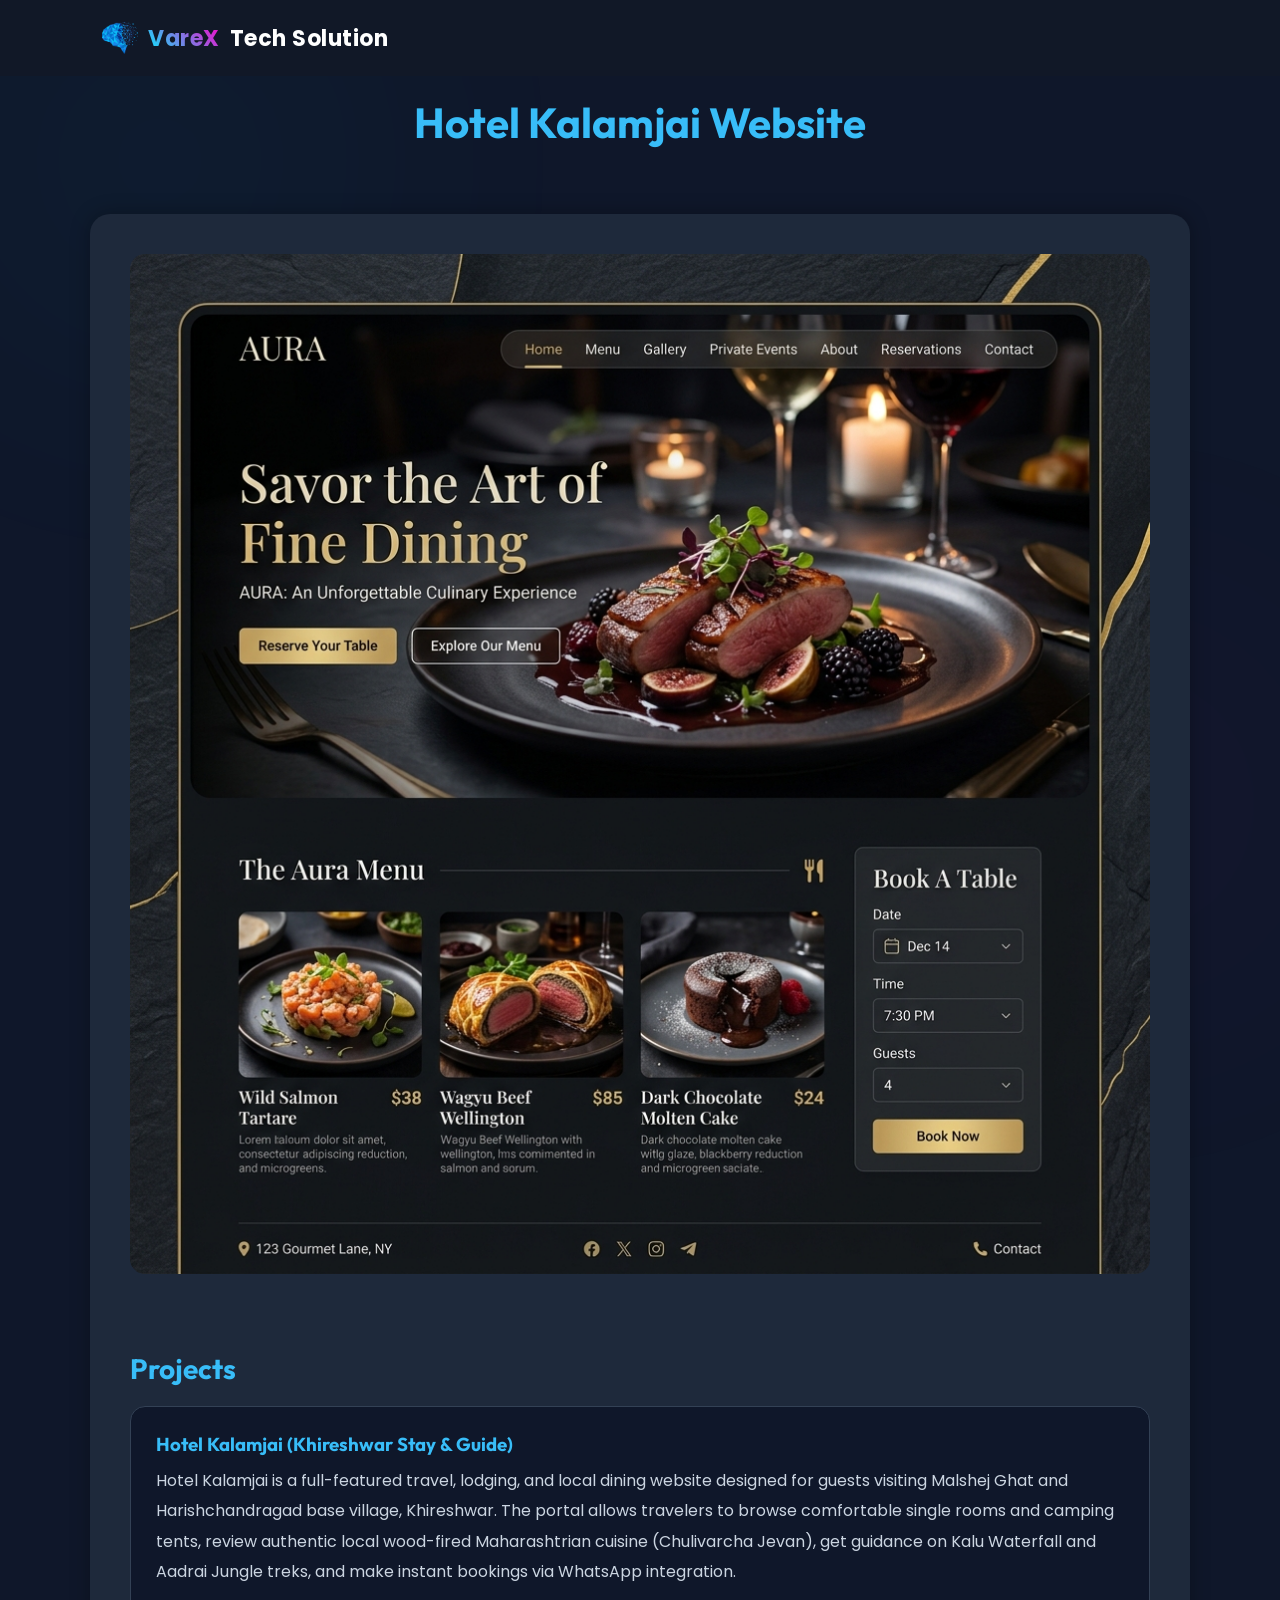
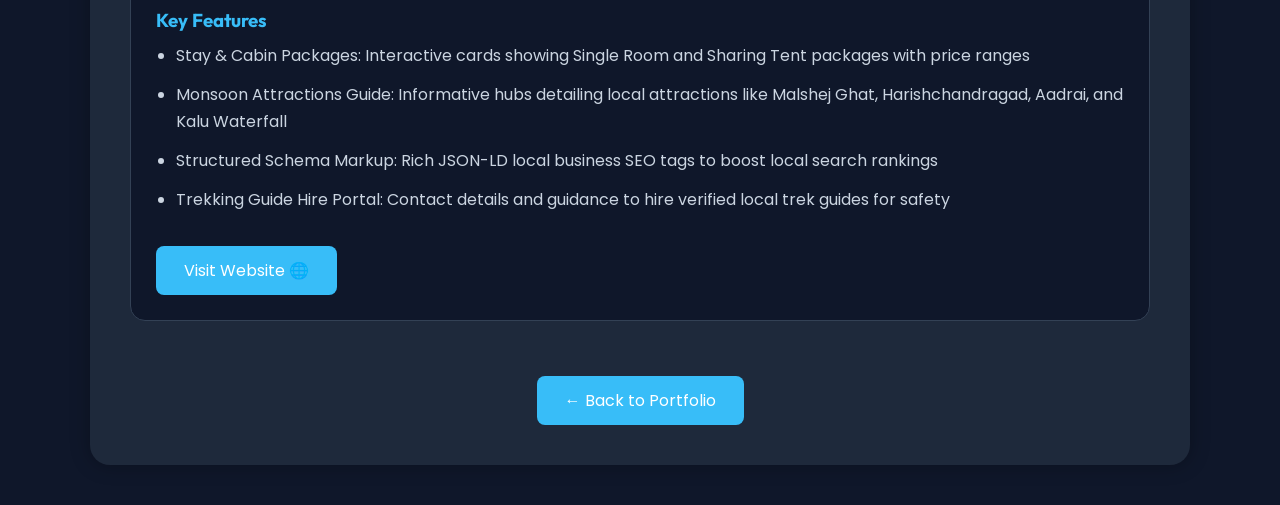
<file: hotel-kalamjai.html>
<!DOCTYPE html>
<html lang="en">
<head>
  <meta charset="UTF-8">
  <meta name="viewport" content="width=device-width, initial-scale=1.0">
  <title>VareX Tech Solutions | Hotel Kalamjai Project</title>
  <meta name="description" content="Explore details of the Hotel Kalamjai project: a premium corporate restaurant website with online table booking.">
  <meta name="keywords" content="Restaurant Website, Hotel Kalamjai, Guest Reservation Portal, VareX Tech Project">
  <meta name="author" content="VareX Tech Solutions">
  <link rel="icon" type="image/png" href="images/logo.png">
  <link rel="stylesheet" href="Business-website.css">
  <link href="https://fonts.googleapis.com/css2?family=Outfit:wght@300;400;600;700&family=Poppins:wght@300;400;500;600&display=swap" rel="stylesheet">
</head>

<body>
  <div class="aurora-bg aurora-1"></div>
  <div class="aurora-bg aurora-2"></div>

<nav class="navbar">
  <div class="logo">
    <a href="index.html">
      <img src="images/logo.png" alt="VareX Logo" style="height:36px; width:36px;">
      <span>VareX</span> Tech Solution
    </a>
  </div>
</nav>

<section class="portfolio-header">
  <h1>Hotel Kalamjai Website</h1>
</section>

<section class="project-details">
  <img src="images/hotel_kalamjai.png" alt="Hotel Kalamjai Preview">
  <div class="app-preview">
    <h2>Projects</h2>

    <div class="preview-box">
      <h3>Hotel Kalamjai (Khireshwar Stay & Guide)</h3>
      <p>
        Hotel Kalamjai is a full-featured travel, lodging, and local dining website designed for guests visiting Malshej Ghat and Harishchandragad base village, Khireshwar.
        The portal allows travelers to browse comfortable single rooms and camping tents, review authentic local wood-fired Maharashtrian cuisine (Chulivarcha Jevan), get guidance on Kalu Waterfall and Aadrai Jungle treks, and make instant bookings via WhatsApp integration.
      </p>
      
      <h3 style="margin-top: 20px; color: #38bdf8;">Key Features</h3>
      <ul style="margin-left: 20px; margin-top: 10px; color: #cbd5e1; line-height: 1.8;">
        <li>Stay & Cabin Packages: Interactive cards showing Single Room and Sharing Tent packages with price ranges</li>
        <li>Monsoon Attractions Guide: Informative hubs detailing local attractions like Malshej Ghat, Harishchandragad, Aadrai, and Kalu Waterfall</li>
        <li>Structured Schema Markup: Rich JSON-LD local business SEO tags to boost local search rankings</li>
        <li>Trekking Guide Hire Portal: Contact details and guidance to hire verified local trek guides for safety</li>
      </ul>
      
      <a href="https://hotelkalamjai.com/" target="_blank" class="btn" style="margin-top: 20px; display: inline-block;">Visit Website 🌐</a>
    </div>
  </div>

  <div class="back-center" style="margin-top: 30px; text-align: center;">
    <a href="portfolio.html" class="btn">← Back to Portfolio</a>
  </div>
</section>

<script src="script.js"></script>
</body>
</html>
</file>
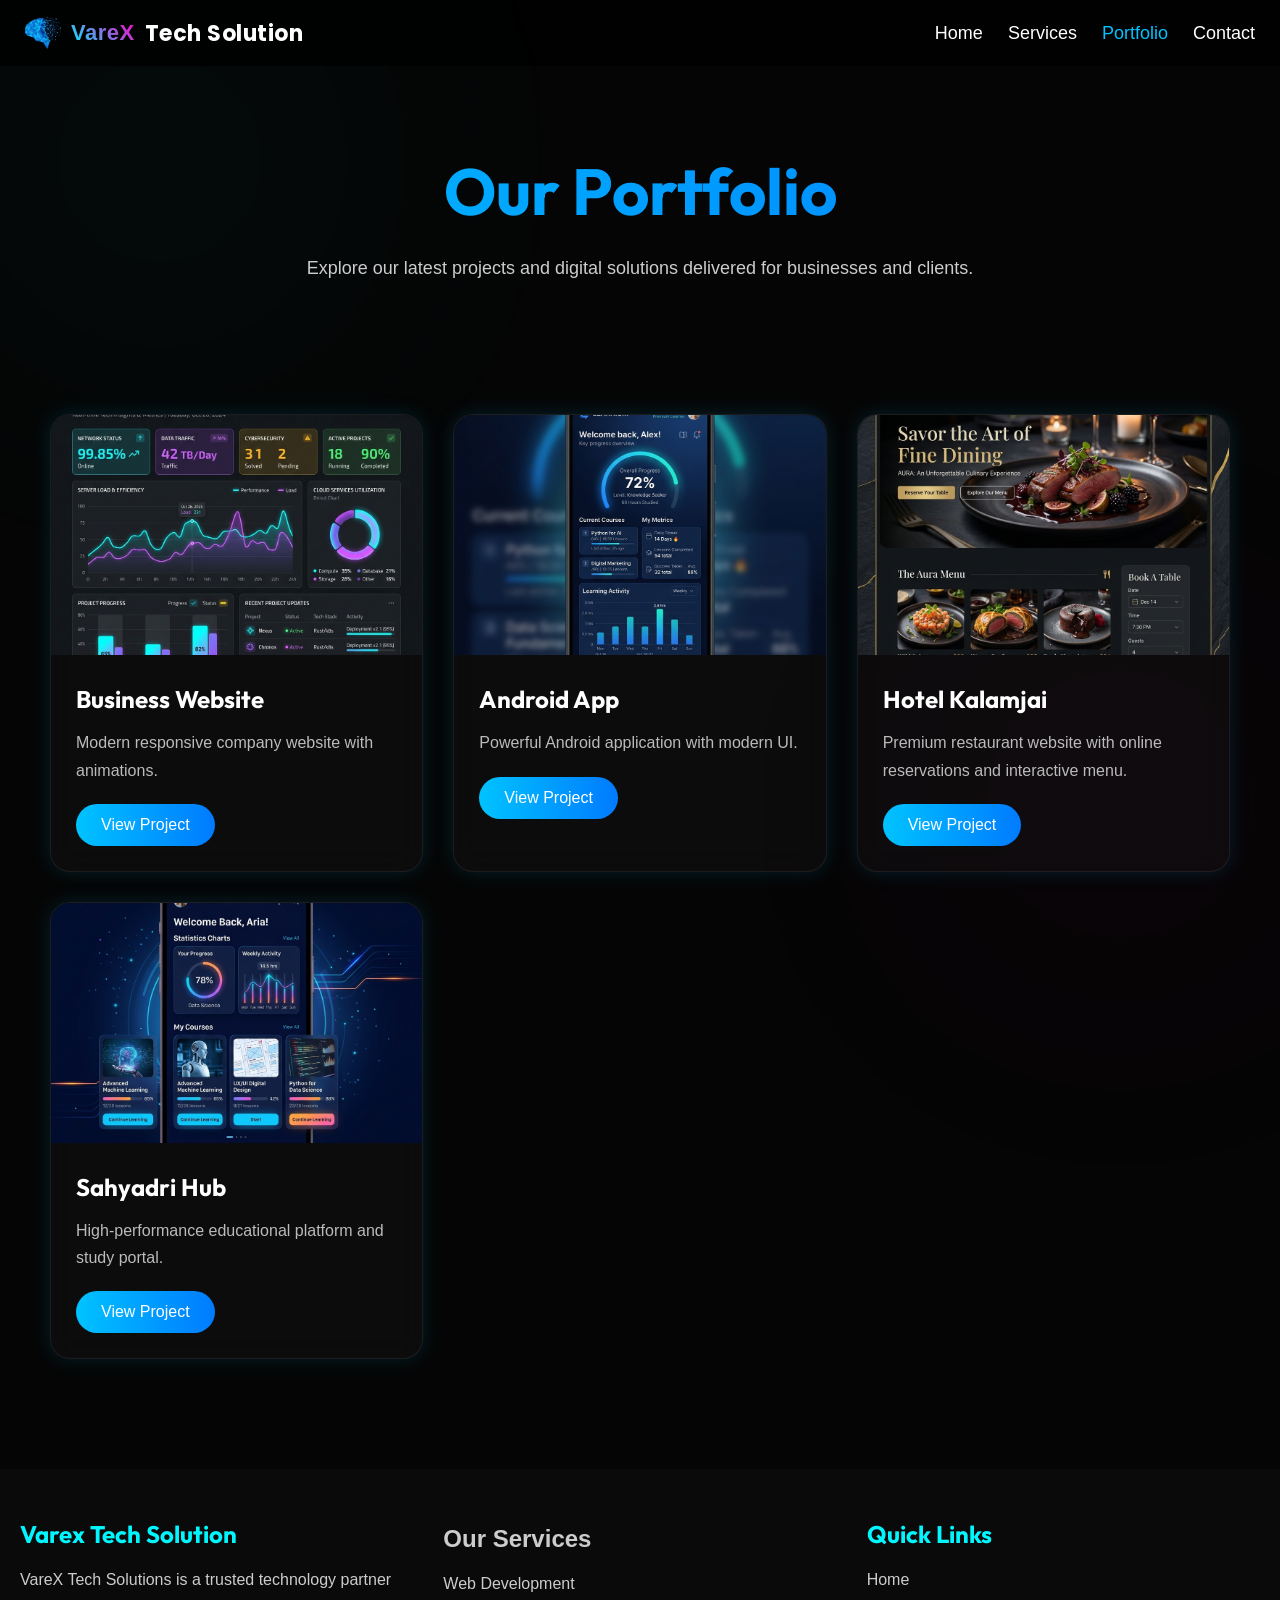
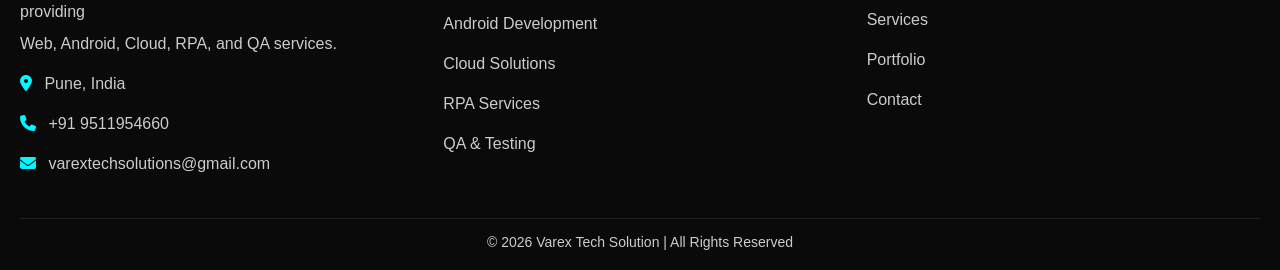
<file: portfolio.html>
<!DOCTYPE html>
<html lang="en">
<head>
  <meta charset="UTF-8">
  <meta name="viewport" content="width=device-width, initial-scale=1.0">
  <title>VareX Tech Solutions | Portfolio</title>
  <meta name="description" content="View the portfolio of VareX Tech Solutions: successful business websites and scalable Android apps.">
  <meta name="keywords" content="VareX Tech Portfolio, Business Website Project, Android App Project">
  <meta name="author" content="VareX Tech Solutions">
  <link rel="icon" type="image/png" href="images/logo.png">
  <link rel="stylesheet" href="portfolio.css">
  <link rel="stylesheet" href="https://cdnjs.cloudflare.com/ajax/libs/font-awesome/6.5.0/css/all.min.css">
  <link href="https://fonts.googleapis.com/css2?family=Outfit:wght@300;400;600;700&family=Poppins:wght@300;400;500;600&display=swap" rel="stylesheet">
</head>

<body>
  <div class="aurora-bg aurora-1"></div>
  <div class="aurora-bg aurora-2"></div>


<!-- NAVBAR -->
<nav class="navbar">
  <div class="logo">
    <a href="index.html">
      <img src="images/logo.png" alt="VareX Logo">
      <span>VareX</span> Tech Solution
    </a>
  </div>

  <!-- Hamburger Icon -->
  <div class="menu-toggle" id="menu-toggle">
    <i class="fas fa-bars"></i>
  </div>

  <ul class="nav-links" id="nav-links">
    <li><a href="index.html">Home</a></li>
    <li><a href="services.html">Services</a></li>
    <li><a href="portfolio.html" class="active">Portfolio</a></li>
    <li><a href="contact.html">Contact</a></li>
  </ul>
</nav>

<!-- HEADER -->
<section class="portfolio-header">
  <h1>Our Portfolio</h1>

  <p>
    Explore our latest projects and digital solutions
    delivered for businesses and clients.
  </p>
</section>

<!-- PROJECTS -->
<section class="portfolio-container">

  <div class="project-card">
    <img src="images/business.png" alt="Business Website">
    <div class="project-content">
      <h2>Business Website</h2>
      <p>Modern responsive company website with animations.</p>
      <a href="Business-website.html" class="btn">View Project</a>
    </div>
  </div>

  <div class="project-card">
    <img src="images/app.png" alt="Android App">
    <div class="project-content">
      <h2>Android App</h2>
      <p>Powerful Android application with modern UI.</p>
      <a href="Android-app.html" class="btn">View Project</a>
    </div>
  </div>

  <div class="project-card">
    <img src="images/hotel_kalamjai.png" alt="Hotel Kalamjai">
    <div class="project-content">
      <h2>Hotel Kalamjai</h2>
      <p>Premium restaurant website with online reservations and interactive menu.</p>
      <a href="hotel-kalamjai.html" class="btn">View Project</a>
    </div>
  </div>

  <div class="project-card">
    <img src="images/sahyadri_hub.png" alt="Sahyadri Hub">
    <div class="project-content">
      <h2>Sahyadri Hub</h2>
      <p>High-performance educational platform and study portal.</p>
      <a href="sahyadri-hub.html" class="btn">View Project</a>
    </div>
  </div>

</section>
<footer class="footer">
  <div class="footer-container">

 <!-- Contact Info -->
    <div class="footer-box">
       <h2>Varex Tech Solution</h2>
      <p>VareX Tech Solutions is a trusted technology partner providing <br>Web, Android, Cloud, RPA, and QA services.
      <p><i class="fas fa-map-marker-alt"></i> Pune, India</p>
      <p><i class="fas fa-phone"></i> +91 9511954660</p>
      <p><i class="fas fa-envelope"></i> varextechsolutions@gmail.com</p>
    </div>

    <!--our services-->
    <div class="footer-box">
       <h2><a href="services.html">Our Services</a></h2>
      <p><a href="services.html">Web Development</a></p>
      <p><a href="services.html">Android Development</a></p>
      <p><a href="services.html">Cloud Solutions</a></p>
      <p><a href="services.html">RPA Services</a></p>
      <p><a href="services.html">QA & Testing</a></p>
    </div>
    <!-- Quick Links -->
    <div class="footer-box">
      <h2>Quick Links</h2>
      <p><a href="index.html">Home</a></p>
      <p><a href="services.html">Services</a></p>
      <p><a href="portfolio.html">Portfolio</a></p>
      <p><a href="contact.html">Contact</a></p>
    </div>

  </div>

  <!-- Bottom -->
  <div class="footer-bottom">
    <p>© 2026 Varex Tech Solution | All Rights Reserved</p>
  </div>
</footer>
<script src="script.js"></script>

</body>
</html>
</file>
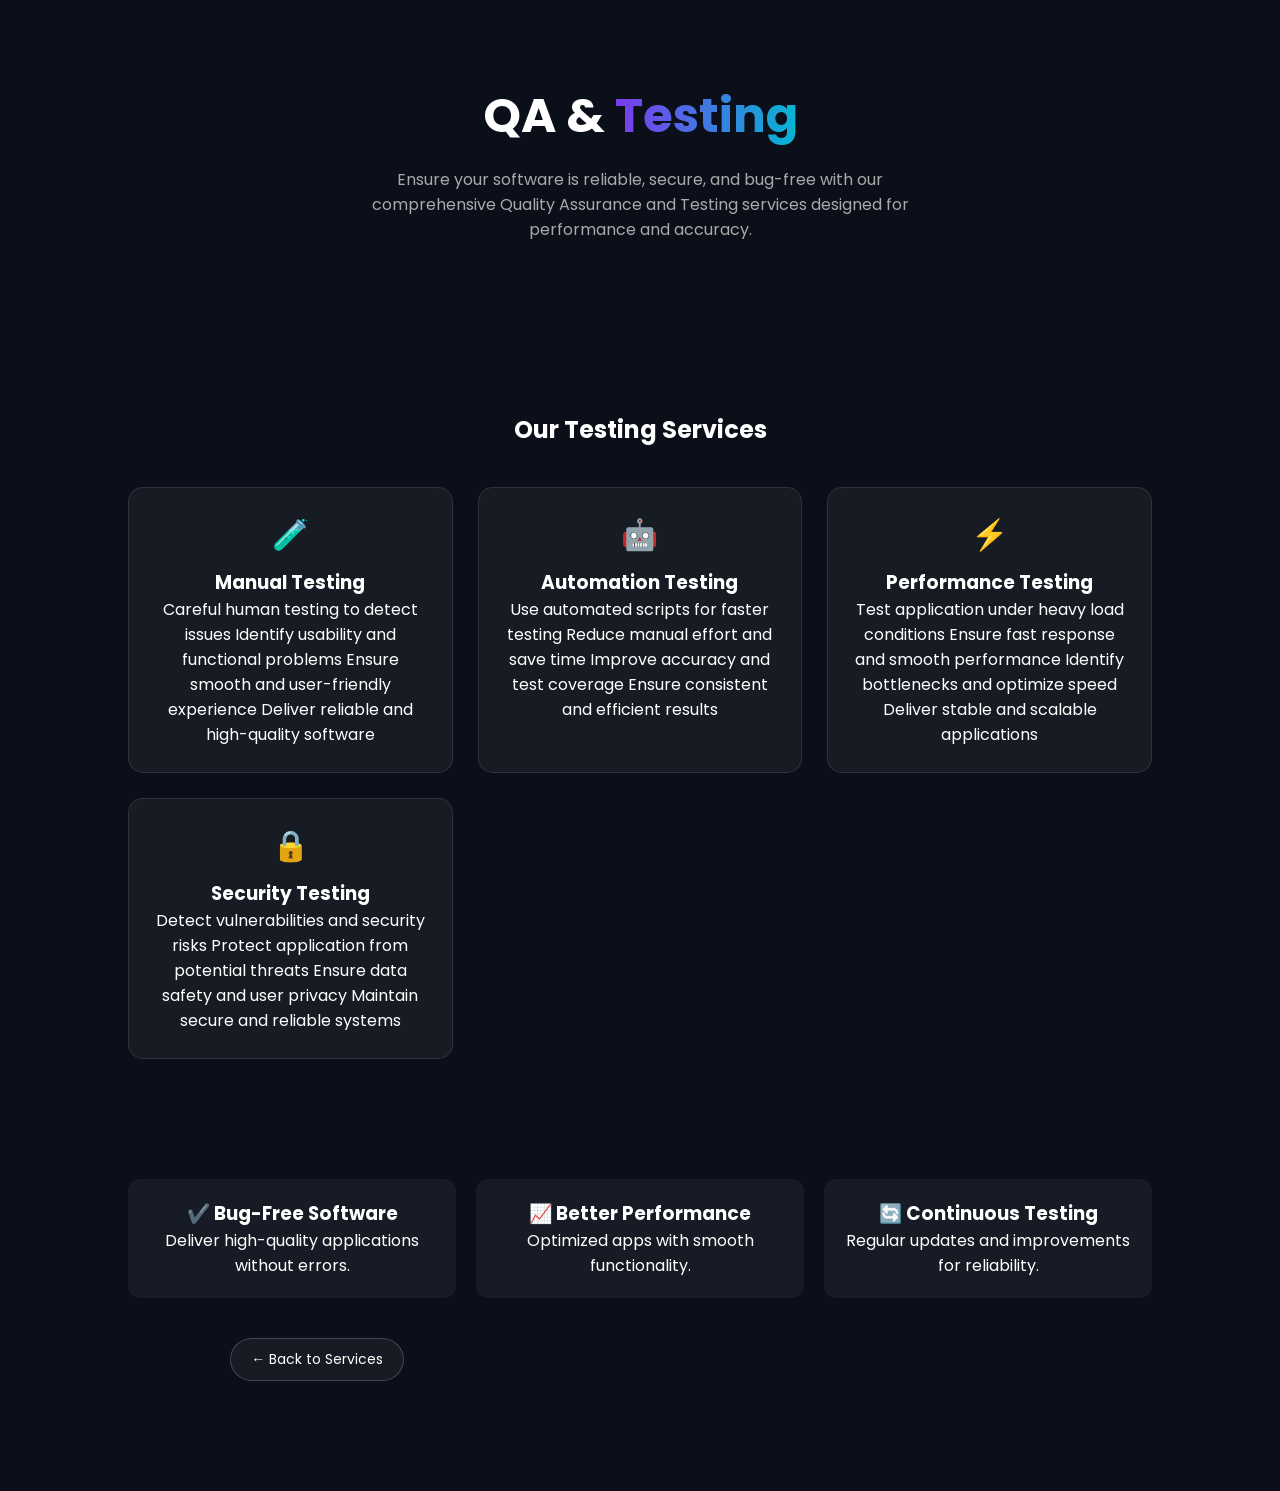
<file: qa.html>
<!DOCTYPE html>
<html lang="en">
<head>
  <meta charset="UTF-8">
  <meta name="viewport" content="width=device-width, initial-scale=1.0">
  <title>VareX Tech Solutions | QA & Testing</title>
  <meta name="description" content="Ensure software reliability and safety with VareX Tech Solutions QA & Testing services: manual, automated, performance, and security testing.">
  <meta name="keywords" content="QA Testing, Quality Assurance, Automation Testing, Manual Testing, Software Auditing">
  <meta name="author" content="VareX Tech Solutions">
  <link rel="icon" type="image/png" href="images/logo.png">
  <link rel="stylesheet" href="qa.css">
  <!-- Google Font -->
  <link href="https://fonts.googleapis.com/css2?family=Outfit:wght@300;400;600;700&family=Poppins:wght@300;400;500;600&display=swap" rel="stylesheet">
</head>
<body>
  <div class="aurora-bg aurora-1"></div>
  <div class="aurora-bg aurora-2"></div>




<!-- Hero -->
<section class="hero">
  <div class="hero-content">
    <h1>QA & <span>Testing</span></h1>
    <p>
      Ensure your software is reliable, secure, and bug-free with our comprehensive
      Quality Assurance and Testing services designed for performance and accuracy.
    </p>
  </div>
</section>

<!-- Services -->
<section class="services">
  <h2>Our Testing Services</h2>

  <div class="cards">

    <div class="card">
      <div class="icon">🧪</div>
      <h3>Manual Testing</h3>
      <p>Careful human testing to detect issues
Identify usability and functional problems
Ensure smooth and user-friendly experience
Deliver reliable and high-quality software</p>
    </div>

    <div class="card">
      <div class="icon">🤖</div>
      <h3>Automation Testing</h3>
      <p>Use automated scripts for faster testing
Reduce manual effort and save time
Improve accuracy and test coverage
Ensure consistent and efficient results</p>
    </div>

    <div class="card">
      <div class="icon">⚡</div>
      <h3>Performance Testing</h3>
      <p>Test application under heavy load conditions
Ensure fast response and smooth performance
Identify bottlenecks and optimize speed
Deliver stable and scalable applications</p>
    </div>

    <div class="card">
      <div class="icon">🔒</div>
      <h3>Security Testing</h3>
      <p>Detect vulnerabilities and security risks
Protect application from potential threats
Ensure data safety and user privacy
Maintain secure and reliable systems</p>
    </div>

  </div>
</section>

<!-- Features -->
<section class="features">
  <div class="feature-box">
    <h3>✔️ Bug-Free Software</h3>
    <p>Deliver high-quality applications without errors.</p>
  </div>

  <div class="feature-box">
    <h3>📈 Better Performance</h3>
    <p>Optimized apps with smooth functionality.</p>
  </div>

  <div class="feature-box">
    <h3>🔄 Continuous Testing</h3>
    <p>Regular updates and improvements for reliability.</p>
  </div>
  <!-- Back Button -->
<div class="top-bar">
  <a href="services.html" class="back-btn">← Back to Services</a>
</div>
</section>
<script src="script.js"></script>
</body>
</html>
</file>
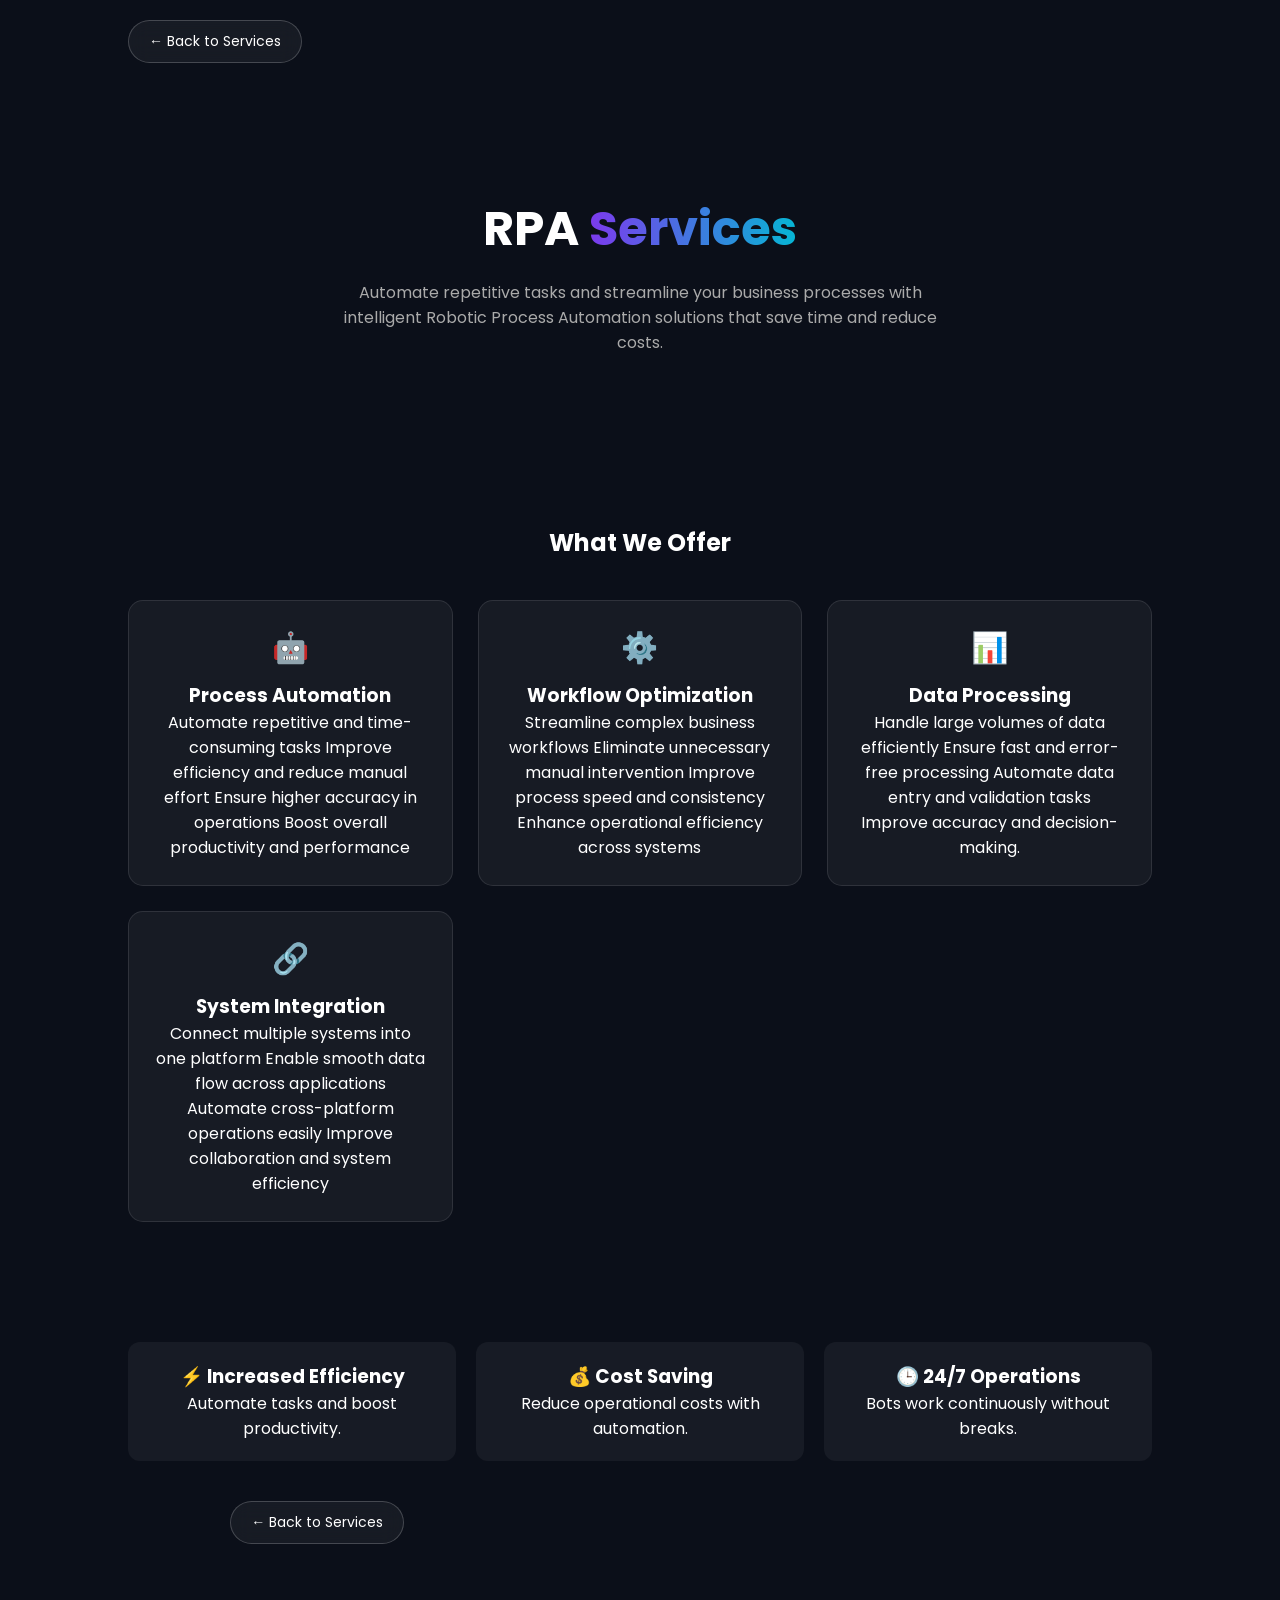
<file: rpa.html>
<!DOCTYPE html>
<html lang="en">
<head>
  <meta charset="UTF-8">
  <meta name="viewport" content="width=device-width, initial-scale=1.0">
  <title>VareX Tech Solutions | RPA Services</title>
  <meta name="description" content="VareX Tech Solutions offers intelligent Robotic Process Automation (RPA) services to automate repetitive tasks and save manual costs.">
  <meta name="keywords" content="RPA Services, Robotic Process Automation, Workflow Automation, Process Bots">
  <meta name="author" content="VareX Tech Solutions">
  <link rel="icon" type="image/png" href="images/logo.png">
  <link rel="stylesheet" href="rpa.css">
  <!-- Google Font -->
  <link href="https://fonts.googleapis.com/css2?family=Outfit:wght@300;400;600;700&family=Poppins:wght@300;400;500;600&display=swap" rel="stylesheet">
</head>
<body>
  <div class="aurora-bg aurora-1"></div>
  <div class="aurora-bg aurora-2"></div>


<!-- Back Button -->
<div class="top-bar">
  <a href="services.html" class="back-btn">← Back to Services</a>
</div>

<!-- Hero -->
<section class="hero">
  <div class="hero-content">
    <h1>RPA <span>Services</span></h1>
    <p>
      Automate repetitive tasks and streamline your business processes with intelligent
      Robotic Process Automation solutions that save time and reduce costs.
    </p>
    
  </div>
</section>

<!-- Services -->
<section class="services">
  <h2>What We Offer</h2>

  <div class="cards">

    <div class="card">
      <div class="icon">🤖</div>
      <h3>Process Automation</h3>
      <p>Automate repetitive and time-consuming tasks
Improve efficiency and reduce manual effort
Ensure higher accuracy in operations
Boost overall productivity and performance</p>
    </div>

    <div class="card">
      <div class="icon">⚙️</div>
      <h3>Workflow Optimization</h3>
      <p>Streamline complex business workflows
Eliminate unnecessary manual intervention
Improve process speed and consistency
Enhance operational efficiency across systems</p>
    </div>

    <div class="card">
      <div class="icon">📊</div>
      <h3>Data Processing</h3>
      <p>Handle large volumes of data efficiently
Ensure fast and error-free processing
Automate data entry and validation tasks
Improve accuracy and decision-making.</p>
    </div>

    <div class="card">
      <div class="icon">🔗</div>
      <h3>System Integration</h3>
      <p>Connect multiple systems into one platform
Enable smooth data flow across applications
Automate cross-platform operations easily
Improve collaboration and system efficiency</p>
    </div>

  </div>
</section>

<!-- Features -->
<section class="features">
  <div class="feature-box">
    <h3>⚡ Increased Efficiency</h3>
    <p>Automate tasks and boost productivity.</p>
  </div>

  <div class="feature-box">
    <h3>💰 Cost Saving</h3>
    <p>Reduce operational costs with automation.</p>
  </div>

  <div class="feature-box">
    <h3>🕒 24/7 Operations</h3>
    <p>Bots work continuously without breaks.</p>
  </div>
  <!-- Back Button -->
<div class="top-bar">
  <a href="services.html" class="back-btn">← Back to Services</a>
</div>
</section>
<script src="script.js"></script>
</body>
</html>
</file>
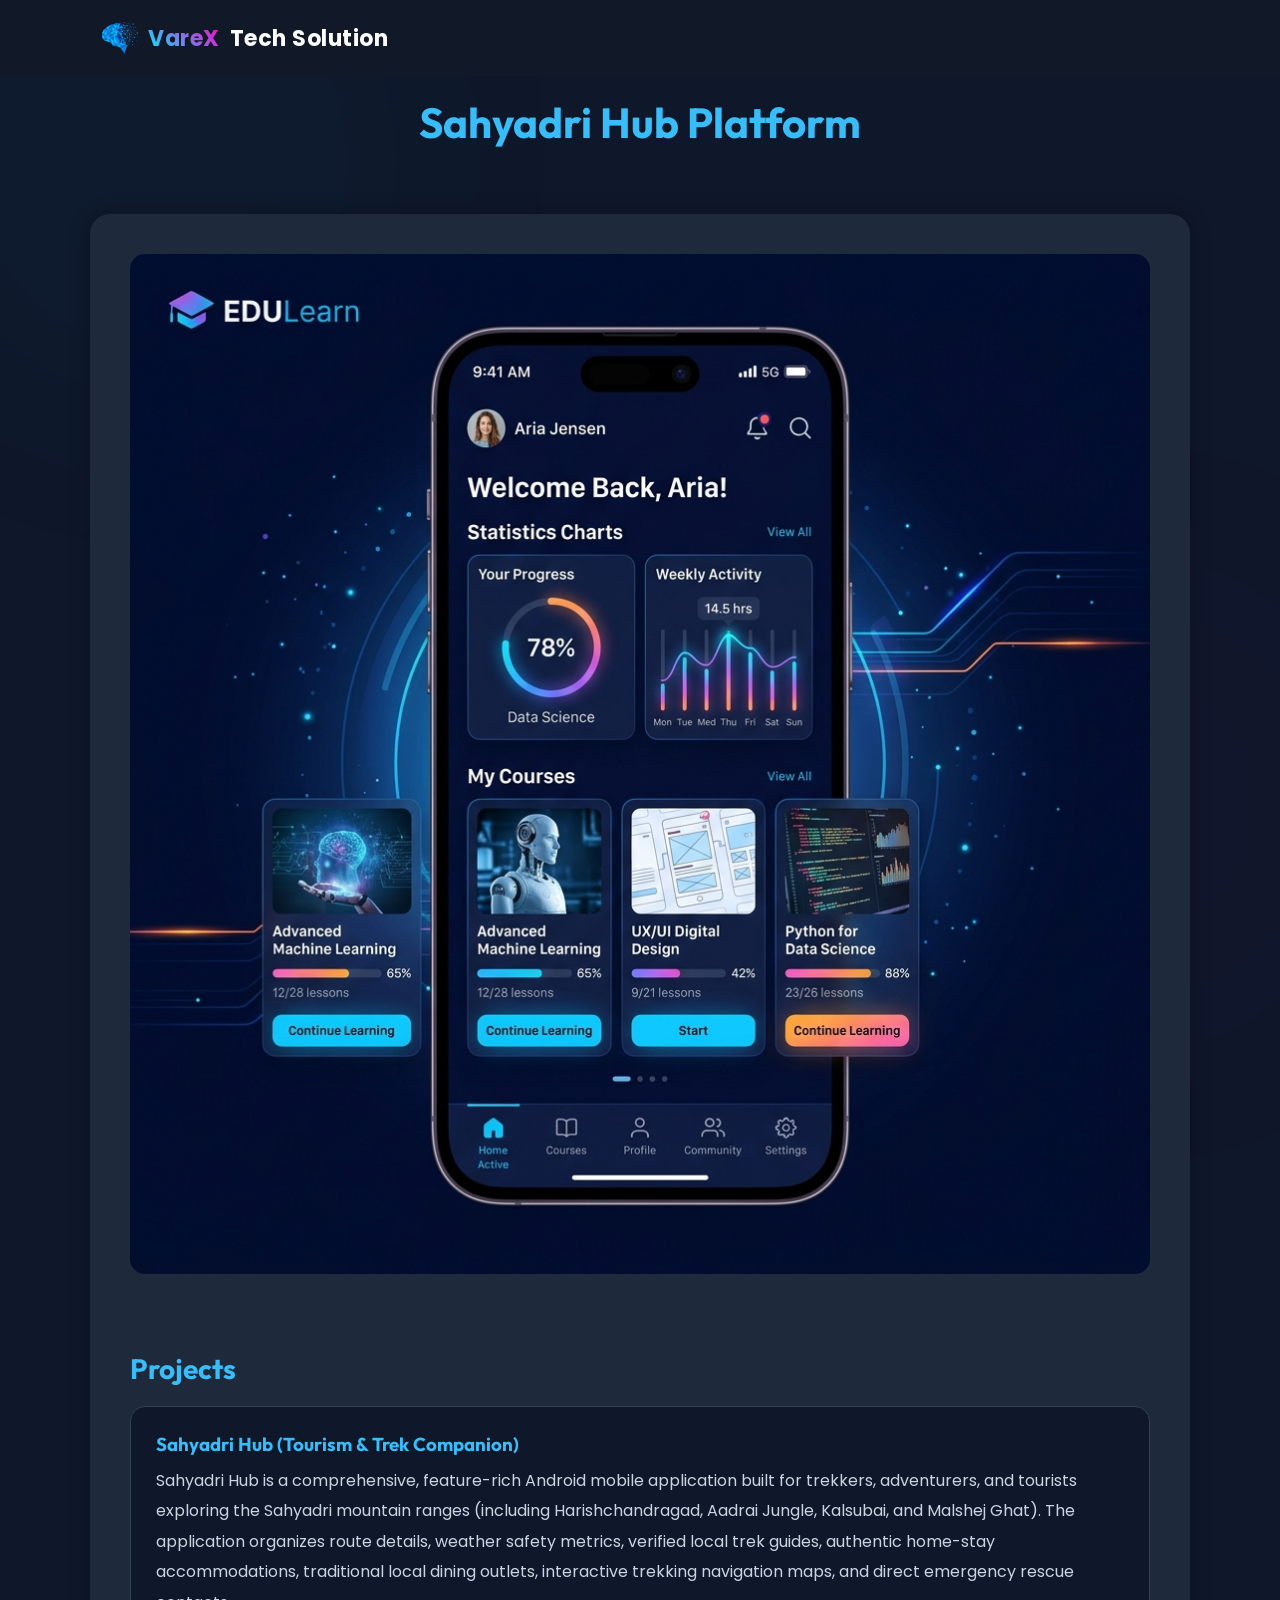
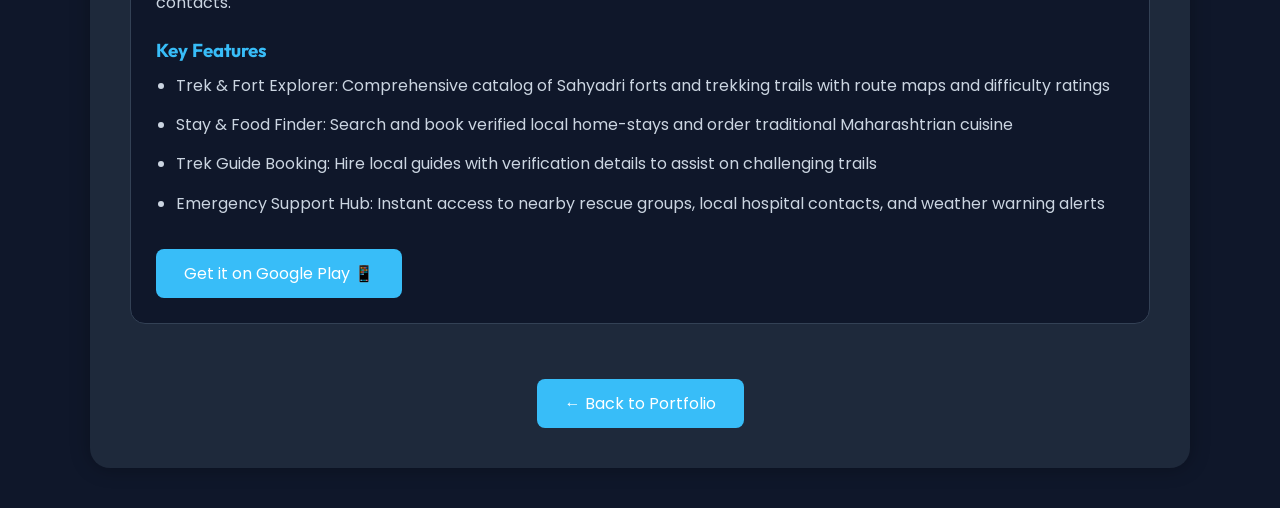
<file: sahyadri-hub.html>
<!DOCTYPE html>
<html lang="en">
<head>
  <meta charset="UTF-8">
  <meta name="viewport" content="width=device-width, initial-scale=1.0">
  <title>VareX Tech Solutions | Sahyadri Hub Project</title>
  <meta name="description" content="Explore details of the Sahyadri Hub project: a comprehensive learning and competitive exam preparation platform.">
  <meta name="keywords" content="Education Hub, Study Portal, Exam Prep Platform, VareX Tech Project">
  <meta name="author" content="VareX Tech Solutions">
  <link rel="icon" type="image/png" href="images/logo.png">
  <link rel="stylesheet" href="Android-app.css">
  <link href="https://fonts.googleapis.com/css2?family=Outfit:wght@300;400;600;700&family=Poppins:wght@300;400;500;600&display=swap" rel="stylesheet">
</head>

<body>
  <div class="aurora-bg aurora-1"></div>
  <div class="aurora-bg aurora-2"></div>

<nav class="navbar">
  <div class="logo">
    <a href="index.html">
      <img src="images/logo.png" alt="VareX Logo" style="height:36px; width:36px;">
      <span>VareX</span> Tech Solution
    </a>
  </div>
</nav>

<section class="portfolio-header">
  <h1>Sahyadri Hub Platform</h1>
</section>

<section class="project-details">
  <img src="images/sahyadri_hub.png" alt="Sahyadri Hub Preview">
  <div class="app-preview">
    <h2>Projects</h2>

    <div class="preview-box">
      <h3>Sahyadri Hub (Tourism & Trek Companion)</h3>
      <p>
        Sahyadri Hub is a comprehensive, feature-rich Android mobile application built for trekkers, adventurers, and tourists exploring the Sahyadri mountain ranges (including Harishchandragad, Aadrai Jungle, Kalsubai, and Malshej Ghat).
        The application organizes route details, weather safety metrics, verified local trek guides, authentic home-stay accommodations, traditional local dining outlets, interactive trekking navigation maps, and direct emergency rescue contacts.
      </p>
      
      <h3 style="margin-top: 20px; color: #38bdf8;">Key Features</h3>
      <ul style="margin-left: 20px; margin-top: 10px; color: #cbd5e1; line-height: 1.8;">
        <li>Trek & Fort Explorer: Comprehensive catalog of Sahyadri forts and trekking trails with route maps and difficulty ratings</li>
        <li>Stay & Food Finder: Search and book verified local home-stays and order traditional Maharashtrian cuisine</li>
        <li>Trek Guide Booking: Hire local guides with verification details to assist on challenging trails</li>
        <li>Emergency Support Hub: Instant access to nearby rescue groups, local hospital contacts, and weather warning alerts</li>
      </ul>
      
      <a href="https://play.google.com/store/apps/details?id=com.tourism.sahyadri" target="_blank" class="btn" style="margin-top: 20px; display: inline-block;">Get it on Google Play 📱</a>
    </div>
  </div>

  <div class="back-center" style="margin-top: 30px; text-align: center;">
    <a href="portfolio.html" class="btn">← Back to Portfolio</a>
  </div>
</section>

<script src="script.js"></script>
</body>
</html>
</file>
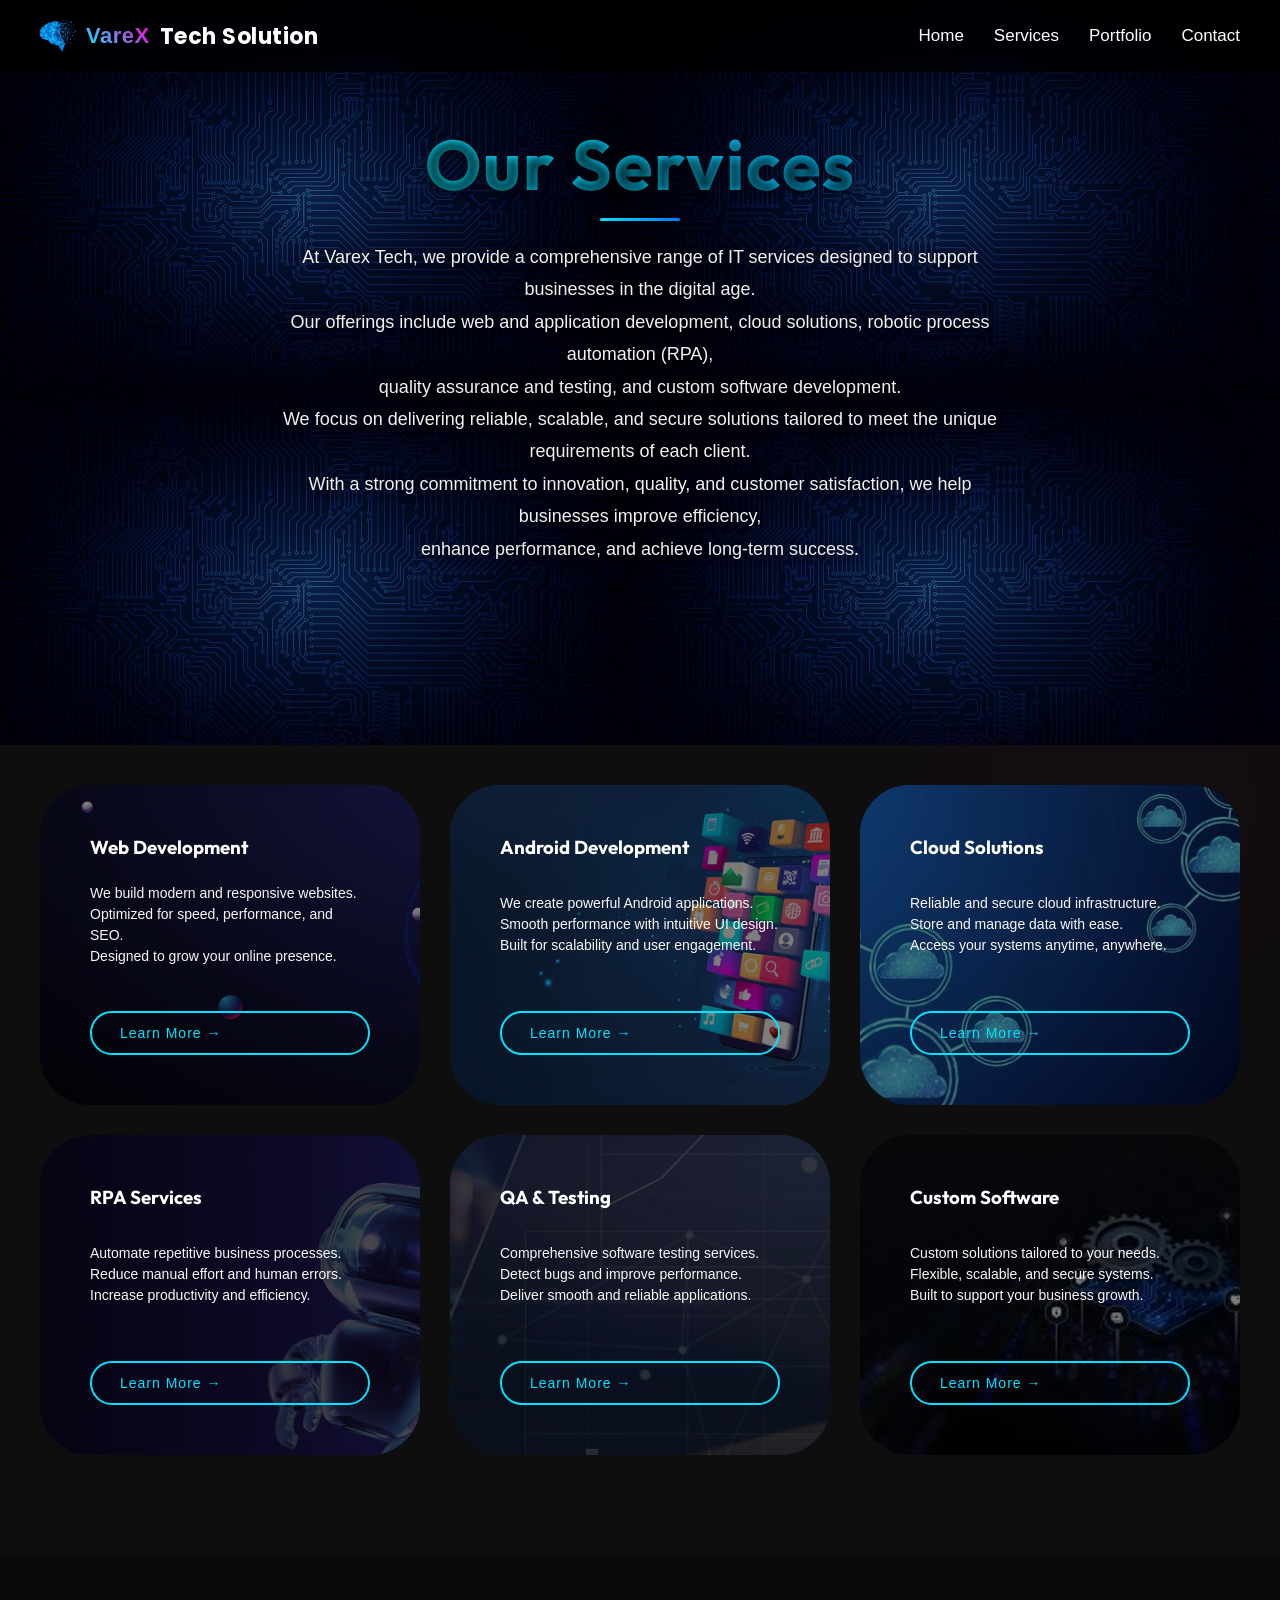
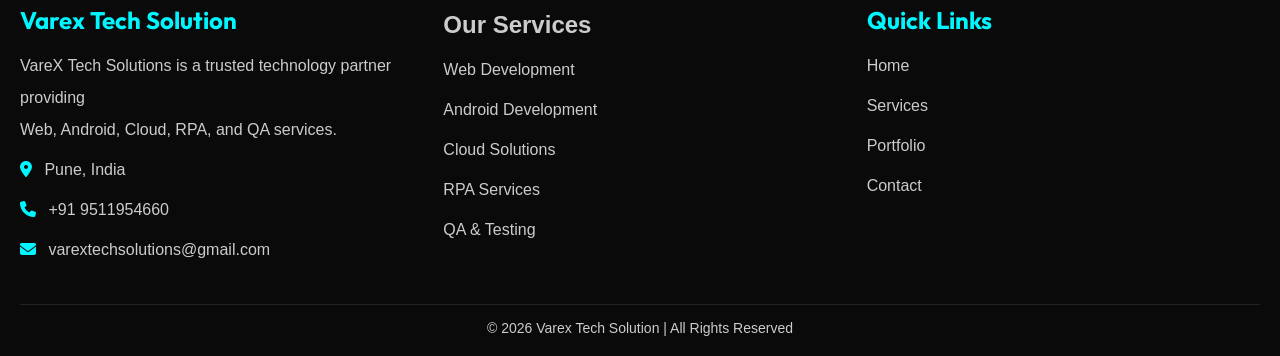
<file: services.html>
<!DOCTYPE html>
<html lang="en">
<head>
    <meta charset="UTF-8">
    <meta name="viewport" content="width=device-width, initial-scale=1.0">
    <title>VareX Tech Solutions | Services</title>
    <meta name="description" content="Explore top-tier IT services at VareX Tech Solutions: Web Development, Android Apps, Cloud Migration, RPA Automation, and QA Testing.">
    <meta name="keywords" content="VareX Tech, IT Services, Web Development, Android Apps, Cloud Migration, RPA, QA Testing">
    <meta name="author" content="VareX Tech Solutions">
    <link rel="icon" type="image/png" href="images/logo.png">
    <link rel="stylesheet" href="services.css">
    <link rel="stylesheet" href="https://cdnjs.cloudflare.com/ajax/libs/font-awesome/6.5.0/css/all.min.css">
  <link href="https://fonts.googleapis.com/css2?family=Outfit:wght@300;400;600;700&family=Poppins:wght@300;400;500;600&display=swap" rel="stylesheet">
</head>
<body>
  <div class="aurora-bg aurora-1"></div>
  <div class="aurora-bg aurora-2"></div>


<!-- Navbar -->
<nav class="navbar">
    <div class="logo">
        <a href="index.html">
            <img src="images/logo.png" alt="VareX Logo">
            <span>VareX</span> Tech Solution
        </a>
    </div>
    
    <!-- Hamburger Icon -->
    <div class="menu-toggle" id="menu-toggle">
        <i class="fas fa-bars"></i>
    </div>

    <ul class="nav-links" id="nav-links">
        <li><a href="index.html">Home</a></li>
        <li><a href="services.html" class="active">Services</a></li>
        <li><a href="portfolio.html">Portfolio</a></li>
        <li><a href="contact.html">Contact</a></li>
    </ul>
</nav>

<!-- Header -->
<header>
    <h1>Our Services</h1>
    <center> 
    <p>
        At Varex Tech, we provide a comprehensive range of IT services designed to support businesses in the digital age.<br> 
        Our offerings include web and application development, cloud solutions, robotic process automation (RPA),<br> quality assurance and testing, and custom software development.<br> 
        We focus on delivering reliable, scalable, and secure solutions tailored to meet the unique requirements of each client.<br> 
        With a strong commitment to innovation, quality, and customer satisfaction, we help businesses improve efficiency,<br> enhance performance, and achieve long-term success.
</center>
</header>

<!-- Services Section -->
<section class="services">
<div class="services-box web-card">
  <h3>Web Development</h3>
  <p>
We build modern and responsive websites.<br>
Optimized for speed, performance, and SEO.<br>
Designed to grow your online presence.
</p>
<a href="web-development.html" class="btn">Learn More →</a>
</div>

<div class="services-box android-card">
  <h3>Android Development</h3>
 <p>
We create powerful Android applications.<br>
Smooth performance with intuitive UI design.<br>
Built for scalability and user engagement.
</p>
<a href="android.html" class="btn">Learn More →</a>
</div>


<div class="services-box cloud-card">
  <h3>Cloud Solutions</h3>
  <p>
Reliable and secure cloud infrastructure.<br>
Store and manage data with ease.<br>
Access your systems anytime, anywhere.
</p>
<a href="cloud.html" class="btn">Learn More →</a>
</div>


<div class="services-box rpa-card">
  <h3>RPA Services</h3>
  <p>
Automate repetitive business processes.<br>
Reduce manual effort and human errors.<br>
Increase productivity and efficiency.
</p>
<a href="rpa.html" class="btn">Learn More →</a>

</div>

<div class="services-box qa-card">
  <h3>QA & Testing</h3>
  <p>
Comprehensive software testing services.<br>
Detect bugs and improve performance.<br>
Deliver smooth and reliable applications.
</p>
<a href="qa.html" class="btn">Learn More →</a>
</div>


<div class="services-box software-card">
  <h3>Custom Software</h3>
  <p>
Custom solutions tailored to your needs.<br>
Flexible, scalable, and secure systems.<br>
Built to support your business growth.
</p>
<a href="custome-software.html" class="btn">Learn More →</a>
</div>

</section>
<footer class="footer">
  <div class="footer-container">

 <!-- Contact Info -->
    <div class="footer-box">
       <h2>Varex Tech Solution</h2>
      <p>VareX Tech Solutions is a trusted technology partner providing <br>Web, Android, Cloud, RPA, and QA services.
      <p><i class="fas fa-map-marker-alt"></i> Pune, India</p>
      <p><i class="fas fa-phone"></i> +91 9511954660</p>
      <p><i class="fas fa-envelope"></i> varextechsolutions@gmail.com</p>
    </div>

    <!--our services-->
    <div class="footer-box">
       <h2><a href="services.html">Our Services</a></h2>
      <p><a href="services.html">Web Development</a></p>
      <p><a href="services.html">Android Development</a></p>
      <p><a href="services.html">Cloud Solutions</a></p>
      <p><a href="services.html">RPA Services</a></p>
      <p><a href="services.html">QA & Testing</a></p>
    </div>
    <!-- Quick Links -->
    <div class="footer-box">
      <h2>Quick Links</h2>
      <p><a href="index.html">Home</a></p>
      <p><a href="services.html">Services</a></p>
      <p><a href="portfolio.html">Portfolio</a></p>
      <p><a href="contact.html">Contact</a></p>
    </div>

  </div>

  <!-- Bottom -->
  <div class="footer-bottom">
    <p>© 2026 Varex Tech Solution | All Rights Reserved</p>
  </div>
</footer>
<script src="script.js"></script>
</body>
</html>
</file>
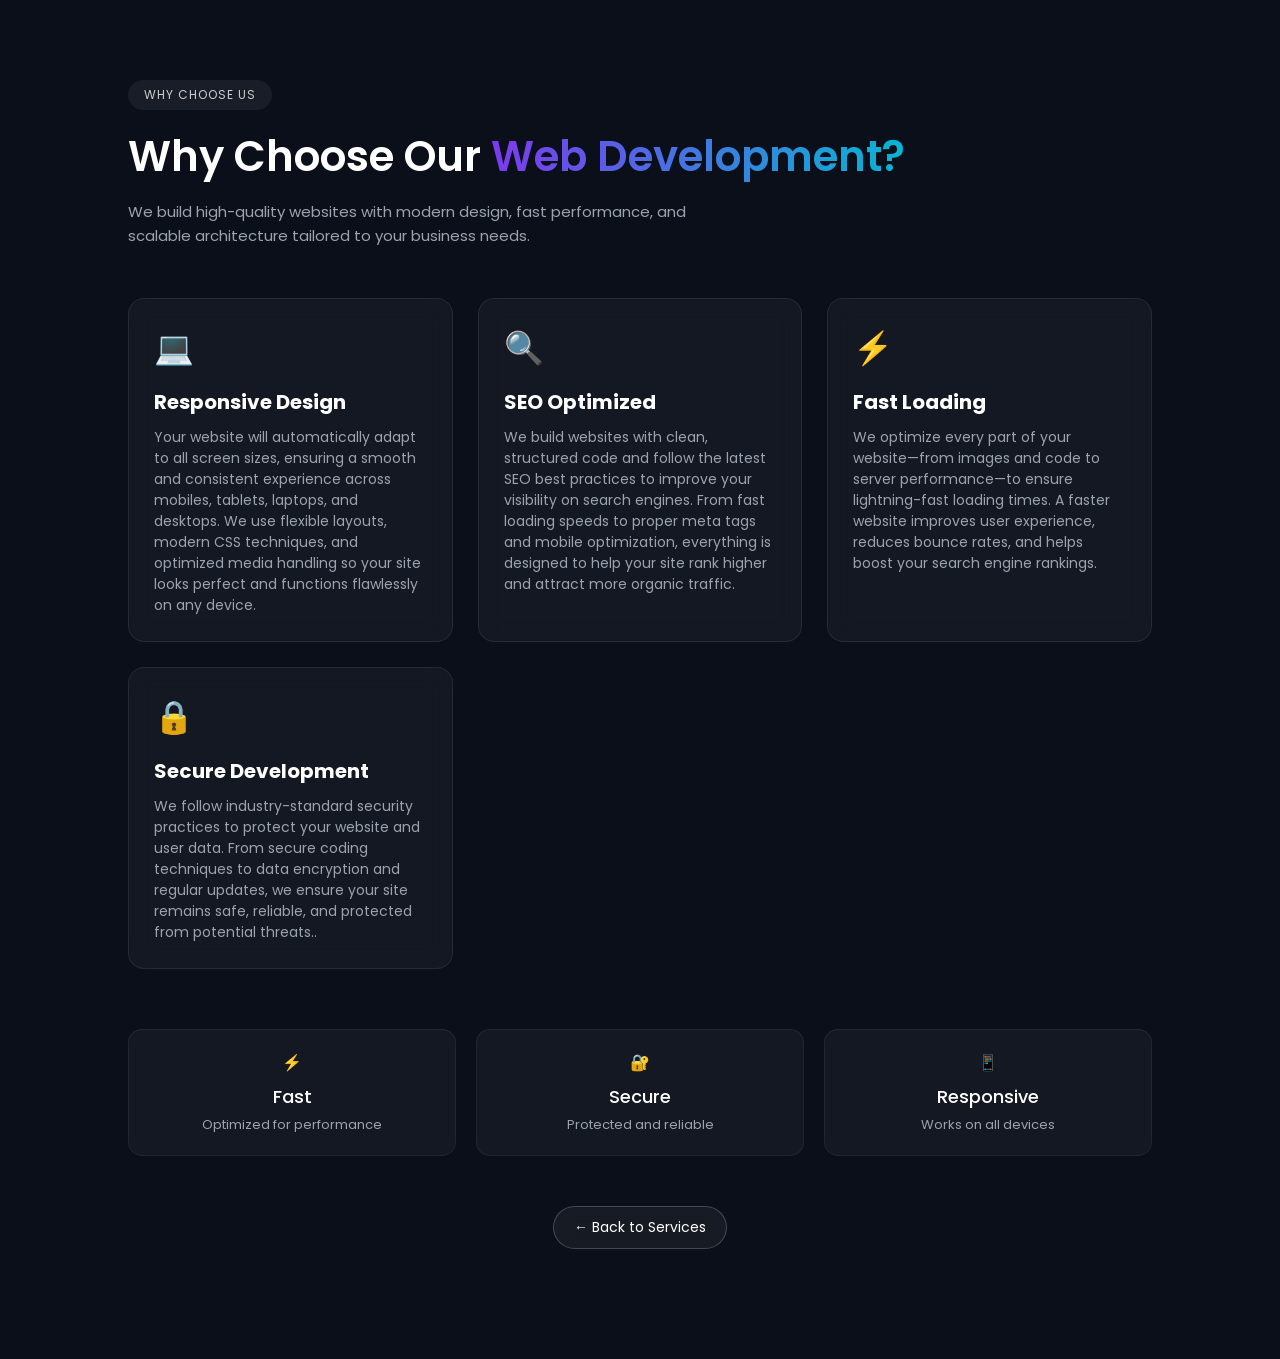
<file: web-development.html>
<!DOCTYPE html>
<html lang="en">
<head>
  <meta charset="UTF-8">
  <meta name="viewport" content="width=device-width, initial-scale=1.0">
  <title>VareX Tech Solutions | Web Development</title>
  <meta name="description" content="Get high-quality, modern, fast, and SEO-optimized Web Development services with responsive design and secure architecture at VareX Tech Solutions.">
  <meta name="keywords" content="Web Development, Responsive Design, SEO Optimized Website, Fast Loading Website">
  <meta name="author" content="VareX Tech Solutions">
  <link rel="icon" type="image/png" href="images/logo.png">
  <link rel="stylesheet" href="web-dev.css">
  <link href="https://fonts.googleapis.com/css2?family=Outfit:wght@300;400;600;700&family=Poppins:wght@300;400;500;600&display=swap" rel="stylesheet">
</head>
<body>
  <div class="aurora-bg aurora-1"></div>
  <div class="aurora-bg aurora-2"></div>


<section class="why-section">
  <div class="container">

    <span class="badge">WHY CHOOSE US</span>

    <h1 class="title">
      Why Choose Our <span>Web Development?</span>
    </h1>

    <p class="subtitle">
      We build high-quality websites with modern design, fast performance,
      and scalable architecture tailored to your business needs.
    </p>

    <!-- Cards -->
    <div class="cards">

      <div class="card">
        <div class="icon">💻 </div>
        <h3>Responsive Design</h3>
        <p>Your website will automatically adapt to all screen sizes, ensuring a smooth and consistent experience across mobiles, tablets, laptops, and desktops. We use flexible layouts, modern CSS techniques, and optimized media handling so your site looks perfect and functions flawlessly on any device.</p>
      </div>

      <div class="card">
        <div class="icon">🔍</div>
        <h3>SEO Optimized</h3>
        <p>We build websites with clean, structured code and follow the latest SEO best practices to improve your visibility on search engines. From fast loading speeds to proper meta tags and mobile optimization, everything is designed to help your site rank higher and attract more organic traffic.</p>
      </div>

      <div class="card">
        <div class="icon">⚡</div>
        <h3>Fast Loading</h3>
        <p>We optimize every part of your website—from images and code to server performance—to ensure lightning-fast loading times. A faster website improves user experience, reduces bounce rates, and helps boost your search engine rankings.</p>
      </div>

      <div class="card">
        <div class="icon">🔒</div>
        <h3>Secure Development</h3>
        <p>We follow industry-standard security practices to protect your website and user data. From secure coding techniques to data encryption and regular updates, we ensure your site remains safe, reliable, and protected from potential threats..</p>
      </div>

    </div>

    <!-- Bottom Features -->
    <div class="bottom-features">
      <div class="feature">
        ⚡ <span>Fast</span>
        <p>Optimized for performance</p>
      </div>

      <div class="feature">
        🔐 <span>Secure</span>
        <p>Protected and reliable</p>
      </div>

      <div class="feature">
        📱 <span>Responsive</span>
        <p>Works on all devices</p>
      </div>
    </div>
<div class="back-center">
  <a href="services.html" class="back-btn">← Back to Services</a>
</div>
  </div>
</section>
<script src="script.js"></script>
</body>
</html>
</file>
<file: style.css>
* {
  box-sizing: border-box;
}

body {
  overflow-x: hidden;
}
body {
  margin: 0;
  font-family: Arial, sans-serif;
  background: #100f0F;
  color: white;
}

/* Header */
header {
  display: flex;
  justify-content: space-between;
  padding: 20px;
  background: rgb(46, 2, 244);
}

nav  a {
  margin: 0 10px;
  color: white;
  text-decoration: none;
}

/* Hero Section */

 .hero {
  min-height: 100vh;

  display: flex;
  flex-direction: column;
  justify-content: center;
  align-items: center;

  text-align: center;
  padding: 120px 20px 60px;

  background: url("images/bg-small.jpg") center/cover no-repeat;

  position: relative;
}

/* Dark overlay for better text visibility */
.hero::before {
  content: "";
  position: absolute;
  top: 0;
  left: 0;
  width: 100%;
  height: 100%;
  background: rgba(0,0,0,0.6);
}

/* Keep text above overlay */
.hero h1, 
.hero p, 
.hero button {
  position: relative;
  z-index: 1;
}


/* Features */
.features {
  display: flex;
  justify-content: space-around;
  padding: 5px;
  font-size: 30px;
  font-style: italic;
}

/* Container */

/* DESKTOP */
.services {
  display: grid;
  grid-template-columns: repeat(3, 1fr);
  gap: 40px;
  padding: 40px;
  max-width: 1200px;
  margin: auto;
}

/* SMALL LAPTOP */
@media (max-width: 1024px) {
  .services {
    grid-template-columns: repeat(3, 1fr);
    gap: 30px;
  }
}

/* TABLET */
@media (max-width: 900px) {
  .services {
    grid-template-columns: repeat(2, 1fr);
    gap: 25px;
    padding: 30px;
  }
}

/* MOBILE */
@media (max-width: 600px) {
  .services {
    grid-template-columns: 1fr;
    gap: 20px;
    padding: 20px;
  }
}

/* Card Style */
.card {
    width: 100%;
    min-height: 160px;

    background: rgba(255, 255, 255, 0.03);
    backdrop-filter: blur(15px);
    -webkit-backdrop-filter: blur(15px);

    border-radius: 15px;
    padding: 25px;

    transition: 0.3s ease;
    cursor: pointer;

    position: relative;
    overflow: hidden;

    /* 👇 THIS CREATES GAP VISUALLY */
    border: 1px solid rgba(255, 255, 255, 0.07);

    /* 👇 floating card effect */
    box-shadow: 0 10px 25px rgba(0,0,0,0.6);
}
/* Glow border effect */
.card::before {
    content: "";
    position: absolute;
    inset: -1px; /* 👈 slight outside glow */
    border-radius: 15px;
    padding: 2px;

    background: linear-gradient(45deg, #00f0ff, #ff00c8);

    -webkit-mask: linear-gradient(#000 0 0) content-box, linear-gradient(#000 0 0);
            mask: linear-gradient(#000 0 0) content-box, linear-gradient(#000 0 0);

    -webkit-mask-composite: xor;
            mask-composite: exclude;

    opacity: 0.7; /* 👈 softer */
}

/* Hover Effect */
.card:hover {
    transform: translateY(-10px) scale(1.03);
    box-shadow: 0 0 25px rgba(0, 255, 255, 0.3);
}

/* Title */
.card h3 {
    margin-bottom: 10px;
    font-size: 20px;
}

/* Text */
.card p {
    color: #ccc;
    font-size: 14px;
}

.card-icon {
    font-size: 35px;
    margin-bottom: 15px;

    background: linear-gradient(45deg, #00f0ff, #ff00c8);

    /* ✅ Add BOTH */
    -webkit-background-clip: text;
            background-clip: text;

    -webkit-text-fill-color: transparent;
    color: transparent;

    display: inline-block;
}
.card:hover .card-icon {
    transform: scale(1.2) rotate(5deg);
    transition: 0.3s;
}

/* Footer */
footer {
  text-align: center;
  padding: 20px;
  background: black;
}

/* Text Animation */
.hero h1 {
  opacity: 0;
  transform: translateY(40px);
  animation: fadeUp 1s ease forwards;
}

.hero p {
  opacity: 0;
  transform: translateY(40px);
  animation: fadeUp 1.5s ease forwards;
}

.hero button {
  opacity: 0;
  transform: translateY(40px);
  animation: fadeUp 2s ease forwards;
}

/* Keyframes */
@keyframes fadeUp {
  to {
    opacity: 1;
    transform: translateY(0);
  }
}

.hero h1 {
  font-size: 75px;
  text-shadow: 0 0 10px purple, 0 0 20px blue;
}

/* Main button style */
.hero-btn {
  padding: 18px 36px;              /* Comfortable size */
  font-size: 25px;
  font-weight: 600;

  color: #fff;                     /* White text */
  background: linear-gradient(90deg, #00c6ff, #0072ff); /* Blue gradient */

  border: none;
  border-radius: 30px;             /* Rounded pill shape */
  cursor: pointer;

  /* Smooth transitions */
  transition: all 0.3s ease;

  /* Subtle glow */
  box-shadow: 0 0 10px rgba(0, 198, 255, 0.5);

  margin-top: 20px;                /* Space from text */
}

/* Hover effect */
.hero-btn:hover {
  transform: translateY(-3px);     /* Lift effect */

  /* Stronger glow on hover */
  box-shadow: 0 0 20px rgba(0, 198, 255, 0.8),
              0 0 40px rgba(0, 114, 255, 0.6);

  background: linear-gradient(90deg, #0072ff, #00c6ff); /* Reverse gradient */
}

/* Click (active) effect */
.hero-btn:active {
  transform: scale(0.96);          /* Press effect */
}

/* Optional: fade-in animation (sync with text) */
.hero-btn {
  opacity: 0;
  transform: translateY(20px);
  animation: fadeUpBtn 1s ease-out forwards;
  animation-delay: 1.8s;           /* Appears after subtitle */
}

/* Animation */
@keyframes fadeUpBtn {
  to {
    opacity: 1;
    transform: translateY(0);
  }
}

.hero-btn::before {
  content: "";
  position: absolute;
  inset: -2px;
  border-radius: 30px;
  background: linear-gradient(90deg, #00c6ff, #8e2de2);
  z-index: -1;
  filter: blur(8px);
  opacity: 0;
  transition: 0.3s;
}

.hero-btn:hover::before {
  opacity: 1;
}
header {
  position: fixed;
  width: 100%;
  top: 0;

  background: rgba(20, 20, 40, 0.4);
  backdrop-filter: blur(10px);
  -webkit-backdrop-filter: blur(10px);

  border-bottom: 1px solid rgba(255,255,255,0.1);
}

.hero h1 {
  text-shadow: 
    0 0 8px rgba(168,85,247,0.5),
    0 0 15px rgba(59,130,246,0.4);
}

.hero {
  position: relative;
}

.hero::before {
  content: "";
  position: absolute;
  width: 100%;
  height: 100%;
  background: rgba(0,0,0,0.6);
}

.hero * {
  position: relative;
}

/* Main hero text */
.hero-text {
  font-size: clamp(32px, 7vw, 75px);
  font-weight: bold;
  text-align: center;
  color: #ffffff;
  line-height: 1.2;
}

/* Each word animation */
.hero-text span {
  display: inline-block;

  opacity: 0;
  transform: translateY(20px);

  animation: wordReveal 0.6s ease forwards;
}

/* Stagger effect (word by word) */
.hero-text span:nth-child(1) { animation-delay: 0.2s; }
.hero-text span:nth-child(2) { animation-delay: 0.4s; }
.hero-text span:nth-child(3) { animation-delay: 0.6s; }
.hero-text span:nth-child(4) { animation-delay: 0.8s; }
.hero-text span:nth-child(5) { animation-delay: 1s; }
.hero-text span:nth-child(6) { animation-delay: 1.2s; }
.hero-text span:nth-child(7) { animation-delay: 1.4s; }

/* Fade-up animation */
@keyframes fadeUp {
  to {
    opacity: 1;
    transform: translateY(0);
  }
}

/* Word reveal animation */
@keyframes wordReveal {
  to {
    opacity: 1;
    transform: translateY(0);
  }
}

/* Subtitle / description text */
.hero-subtext {
  font-size: 22px;          /* Increase size (adjust 18–22px if needed) */
  color: #dcdcdc;           /* Slightly softer than pure white */

  margin-top: -15px;        /* Move it UP (reduce gap from heading) */

  text-align: center;

  /* Optional: smooth fade-in */
  opacity: 0;
  transform: translateY(20px);
  animation: fadeUpSub 1s ease-out forwards;
  animation-delay: 1.5s;    /* Appears after main heading */
}

/* Animation */
@keyframes fadeUpSub {
  to {
    opacity: 1;
    transform: translateY(0);
  }
}

body {
  margin: 0;
  font-family: Arial, sans-serif;
}

.logo {
  display: flex;
  align-items: center;
  gap: 10px;
}

.logo a {
  display: flex;
  align-items: center;
  gap: 10px;
  text-decoration: none;
  color: white;
  font-family: 'Poppins', sans-serif;
  font-weight: 700;
  font-size: 22px;
  letter-spacing: 0.5px;
  transition: transform 0.3s ease;
}

.logo a:hover {
  transform: scale(1.02);
}

.logo img {
  height: 36px;
  width: 36px;
  object-fit: contain;
}

.logo span {
  background: linear-gradient(45deg, #00f0ff, #ff00c8);
  -webkit-background-clip: text;
  background-clip: text;
  -webkit-text-fill-color: transparent;
  color: transparent;
}
/* ===== MODERN MOBILE NAVBAR ===== */

@media (max-width: 768px) {

  .navbar {
    flex-direction: row;
    justify-content: space-between;
    align-items: center;

    padding: 15px 20px;
  }

  .logo {
    font-size: 16px;
  }

  .nav-links {
    flex-direction: row;
    gap: 12px;

    flex-wrap: wrap;
    justify-content: flex-end;
  }

  .nav-links a {
    font-size: 13px;
  }

}

/* ===== MODERN HERO MOBILE ===== */

@media (max-width: 768px) {

  .hero {
    min-height: 90vh;

    padding: 120px 20px 60px;

    background-position: center;
    background-size: cover;

    justify-content: center;
  }

  .hero-text {
    font-size: 42px;

    line-height: 1.2;

    text-align: center;

    max-width: 100%;
  }

  .hero-subtext {
    font-size: 16px;

    line-height: 1.7;

    margin-top: 15px;

    max-width: 95%;
  }

  .hero-btn {
    margin-top: 30px;

    font-size: 18px;

    padding: 14px 28px;

    border-radius: 50px;
  }

}
/* Hide menu initially */
.nav-links {
  list-style: none;
  display: flex;
  gap: 15px;
  margin:0;
    flex-wrap: wrap;
    justify-content: center;
    padding: 0;
}

.nav-links li {
  display: inline;
}

.nav-links a {
  color: white;
  text-decoration: none;
  font-size: 14px;
  transition: 0.3s;
}


.navbar {
  position: fixed;   /* stays on top */
  top: 0;
  left: 0;
  width: 100%;
  display: flex;
  justify-content: space-between;
  align-items: center;
  padding: 15px 30px;
  background: rgba(0, 0, 0, 0.6); /* transparent effect */
  z-index: 1000; /* VERY IMPORTANT */
  box-sizing: border-box;
}

/* HOVER EFFECT */
.nav-links a:hover {
  color: #00c3ff;
}

/*Workflow*/
.workflow {
  padding: 30px 20px;
  text-align: center;
  background: rgba(255, 255, 255, 0.02);
  backdrop-filter: blur(15px);
  -webkit-backdrop-filter: blur(15px);
  border: 1px solid rgba(255, 255, 255, 0.06);
}

.workflow h2 {
  font-size: 50px;
  margin-bottom: 50px;
  font-weight: bold;
  color: #fffdfd;
}

.steps {
  display: flex;
  justify-content: center;
  gap: 30px;
  flex-wrap: wrap;
}

.step {
  background: rgba(255, 255, 255, 0.02);
  backdrop-filter: blur(15px);
  -webkit-backdrop-filter: blur(15px);
  border: 1px solid rgba(255, 255, 255, 0.05);
  padding: 25px;
  border-radius: 15px;
  width: 220px;
  box-shadow: 0 10px 25px rgba(0,0,0,0.08);
  transition: 0.3s ease;
}

.step:hover {
  transform: translateY(-10px);
  box-shadow: 0 15px 35px rgba(0,0,0,0.15);
}

.circle {
  width: 60px;
  height: 60px;
  margin: 0 auto 15px;
  border-radius: 50%;
  background: linear-gradient(135deg, #dfe9f3, #ffffff);
  display: flex;
  align-items: center;
  justify-content: center;
  font-size: 20px;
  font-weight: bold;
  color: #555;
  transition: 0.3s;
}

.circle.active {
  background: linear-gradient(135deg, #4facfe, #00f2fe);
  color: #fff;
}

.step:hover .circle {
  background: linear-gradient(135deg, #4facfe, #00f2fe);
  color: #fff;
}

.step h3 {
  margin: 10px 0;
  font-size: 18px;
  color: #f6f4f4;
}

.step p {
  font-size: 14px;
  color: #faf5f5;
}
html {
  scroll-behavior: smooth;
}
.footer {
  background: #0a0a0a;
  color: #ccc;
  padding: 50px 20px 20px;
  margin-top: 60px;
}

.footer-container {
  display: flex;
  flex-wrap: wrap;
  justify-content: space-between;
  gap: 30px;
}

.footer-box {
  flex: 1;
  min-width: 250px;
  font-size: 16px;
}

.footer-box h2,
.footer-box h3 {
  color: #00f7ff;
  margin-bottom: 15px;
}

.footer-box p {
  margin: 8px 0;
  font-size: 16px;
  line-height: 2.0;
}

.footer-box i {
  margin-right: 8px;
  color: #00f7ff;
}

/* Links */
.footer-box a {
  display: block;
  color: #ccc;
  text-decoration: none;
  margin: 6px 0;
  transition: 0.3s;
}

.footer-box a:hover {
  color: #00f7ff;
}

/* Bottom */
.footer-bottom {
  text-align: center;
  margin-top: 30px;
  border-top: 1px solid #222;
  padding-top: 15px;
  font-size: 14px;
}

@media (max-width: 768px) {

  .navbar {
    flex-direction: column;
    padding: 15px;
  }

  .logo {
    margin-bottom: 10px;
    text-align: center;
  }

  .nav-links {
    flex-wrap: wrap;
    justify-content: center;
    gap: 15px;
    padding: 0;
    margin: 0;
  }

  .nav-links a {
    font-size: 14px;
  }

}

@media (max-width: 768px) {
  .hero h1 {
    font-size: 32px;
    padding: 0 10px;
  }

  .hero-subtext {
    font-size: 16px;
    padding: 0 10px;
  }

  .hero-btn {
    font-size: 18px;
    padding: 12px 24px;
  }
}
@media (max-width: 768px) {
  .steps {
    flex-direction: column;
    align-items: center;
  }

  .step {
    width: 90%;
  }
}
@media (max-width: 768px) {
  .footer-container {
    flex-direction: column;
    text-align: center;
  }

  .footer-box {
    min-width: 100%;
  }
}


/* =========================
   DESKTOP NAVBAR
========================= */

.navbar {
  position: fixed;
  top: 0;
  left: 0;
  width: 100%;

  display: flex;
  justify-content: space-between;
  align-items: center;

  padding: 18px 40px;

  background: rgba(0,0,0,0.7);
  backdrop-filter: blur(10px);

  z-index: 1000;
}

/* Logo styled under base layout */

/* DESKTOP MENU */
.nav-links {
  display: flex;
  gap: 30px;
  list-style: none;
}

.nav-links a {
  color: white;
  text-decoration: none;
  font-size: 17px;
  transition: 0.3s;
}

.nav-links a:hover {
  color: #00c3ff;
}

/* HAMBURGER HIDDEN ON DESKTOP */
.menu-toggle {
  display: none;
}

/* MOBILE VIEW */

@media(max-width:768px){

  .menu-toggle{
    display:block;
    position:absolute;
    left:15px;
    top:50%;
    transform:translateY(-50%);
    font-size:28px;
    cursor:pointer;
    color: white;
  }

  .logo{
    font-size:18px;
    margin:auto;
  }

  .nav-links{
    display:none;
    flex-direction:column;

    position:absolute;
    top:70px;
    left:0;

    width:220px;
    height:100vh;

    background:#000;
    padding:30px 20px;
  }

  .nav-links.active{
    display:flex;
  }

}
/* ===== PREMIUM THEME UPGRADES ===== */
@import url('https://fonts.googleapis.com/css2?family=Outfit:wght@300;400;600;700&family=Poppins:wght@300;400;500;600&display=swap');

h1, h2, h3, h4, h5, h6 {
  font-family: 'Outfit', sans-serif !important;
}

body {
  font-family: 'Poppins', sans-serif !important;
}

/* Custom Styled Scrollbar */
::-webkit-scrollbar {
  width: 8px;
  height: 8px;
}
::-webkit-scrollbar-track {
  background: #09090b;
}
::-webkit-scrollbar-thumb {
  background: linear-gradient(180deg, #00f0ff, #ff00c8);
  border-radius: 6px;
}
::-webkit-scrollbar-thumb:hover {
  background: linear-gradient(180deg, #ff00c8, #00f0ff);
}

/* Text Selection Glow */
::selection {
  background: rgba(168, 85, 247, 0.4);
  color: #ffffff;
}

/* Floating Aurora Blur Backgrounds */
.aurora-bg {
  position: fixed;
  width: 45vw;
  height: 45vw;
  border-radius: 50%;
  z-index: -2;
  filter: blur(140px);
  opacity: 0.4;
  pointer-events: none;
}

.aurora-1 {
  background: radial-gradient(circle, rgba(0, 240, 255, 0.18) 0%, rgba(0, 0, 0, 0) 70%);
  top: -10vw;
  left: -10vw;
  animation: drift1 25s infinite alternate ease-in-out;
}

.aurora-2 {
  background: radial-gradient(circle, rgba(255, 0, 200, 0.14) 0%, rgba(0, 0, 0, 0) 70%);
  bottom: -15vw;
  right: -10vw;
  animation: drift2 28s infinite alternate ease-in-out;
}

@keyframes drift1 {
  0% { transform: translate(0, 0) scale(1); }
  100% { transform: translate(8vw, 6vw) scale(1.15); }
}

@keyframes drift2 {
  0% { transform: translate(0, 0) scale(1); }
  100% { transform: translate(-10vw, -8vw) scale(1.2); }
}
</file>
<file: Android-app.css>
/* GOOGLE FONT */
@import url('https://fonts.googleapis.com/css2?family=Poppins:wght@300;400;500;600&display=swap');

*{
  margin:0;
  padding:0;
  box-sizing:border-box;
  font-family:'Poppins', sans-serif;
}

/* BODY */
body{
  background:#0f172a;
  color:white;
}

/* NAVBAR */
.navbar{
  width:100%;
  padding:20px 8%;
  display:flex;
  justify-content:space-between;
  align-items:center;
  background:#111827;
  position:sticky;
  top:0;
  z-index:1000;
}

.logo {
  display: flex;
  align-items: center;
  gap: 10px;
}

.logo a {
  display: flex;
  align-items: center;
  gap: 10px;
  text-decoration: none;
  color: white;
  font-family: 'Poppins', sans-serif;
  font-weight: 700;
  font-size: 22px;
  letter-spacing: 0.5px;
  transition: transform 0.3s ease;
}

.logo a:hover {
  transform: scale(1.02);
}

.logo img {
  height: 36px;
  width: 36px;
  object-fit: contain;
}

.logo span {
  background: linear-gradient(45deg, #00f0ff, #ff00c8);
  -webkit-background-clip: text;
  background-clip: text;
  -webkit-text-fill-color: transparent;
  color: transparent;
}

/* HEADER */
.portfolio-header{
  text-align:center;
  padding:20px 10px 10px;
}

.portfolio-header h1{
  font-size:42px;
  margin-bottom:15px;
  color:#38bdf8;
}

.portfolio-header p{
  max-width:700px;
  margin:auto;
  color:#cbd5e1;
  line-height:1.8;
}

/* PROJECT DETAILS */
.project-details{
  width:90%;
  max-width:1100px;
  margin:40px auto;
  background:#1e293b;
  padding:40px;
  border-radius:20px;
  box-shadow:0 0 20px rgba(0,0,0,0.3);
}

/* PROJECT IMAGE */
.project-details img{
  width:100%;
  border-radius:15px;
  margin-bottom:30px;
}

/* HEADING */
.project-details h2{
  margin-top:25px;
  margin-bottom:15px;
  color:#38bdf8;
  font-size:28px;
}

/* PARAGRAPH */
.project-details p{
  color:#e2e8f0;
  line-height:1.9;
  margin-bottom:20px;
}

/* FEATURES LIST */
.project-details ul{
  margin-left:20px;
  margin-top:10px;
}

.project-details ul li{
  margin-bottom:12px;
  color:#cbd5e1;
  line-height:1.7;
}

/* APP PREVIEW SECTION */
.app-preview{
  margin-top:40px;
}

.preview-box{
  background:#0f172a;
  padding:25px;
  border-radius:15px;
  border:1px solid #334155;
  margin-top:20px;
}

.preview-box h3{
  color:#38bdf8;
  margin-bottom:10px;
}

.preview-box p{
  color:#cbd5e1;
}

/* BUTTON */
.btn{
  display:inline-block;
  margin-top:25px;
  padding:12px 28px;
  background:#38bdf8;
  color:white;
  text-decoration:none;
  border-radius:8px;
  transition:0.3s;
}

.btn:hover{
  background:#0ea5e9;
  transform:translateY(-3px);
}

/* MOBILE RESPONSIVE */
@media(max-width:768px){

  .navbar{
    padding:18px 5%;
  }

  .logo{
    font-size:18px;
  }

  .portfolio-header h1{
    font-size:30px;
  }

  .project-details{
    padding:25px;
  }

  .project-details h2{
    font-size:24px;
  }

}
/* ===== PREMIUM THEME UPGRADES ===== */
@import url('https://fonts.googleapis.com/css2?family=Outfit:wght@300;400;600;700&family=Poppins:wght@300;400;500;600&display=swap');

h1, h2, h3, h4, h5, h6 {
  font-family: 'Outfit', sans-serif !important;
}

body {
  font-family: 'Poppins', sans-serif !important;
}

/* Custom Styled Scrollbar */
::-webkit-scrollbar {
  width: 8px;
  height: 8px;
}
::-webkit-scrollbar-track {
  background: #09090b;
}
::-webkit-scrollbar-thumb {
  background: linear-gradient(180deg, #00f0ff, #ff00c8);
  border-radius: 6px;
}
::-webkit-scrollbar-thumb:hover {
  background: linear-gradient(180deg, #ff00c8, #00f0ff);
}

/* Text Selection Glow */
::selection {
  background: rgba(168, 85, 247, 0.4);
  color: #ffffff;
}

/* Floating Aurora Blur Backgrounds */
.aurora-bg {
  position: fixed;
  width: 45vw;
  height: 45vw;
  border-radius: 50%;
  z-index: -2;
  filter: blur(140px);
  opacity: 0.4;
  pointer-events: none;
}

.aurora-1 {
  background: radial-gradient(circle, rgba(0, 240, 255, 0.18) 0%, rgba(0, 0, 0, 0) 70%);
  top: -10vw;
  left: -10vw;
  animation: drift1 25s infinite alternate ease-in-out;
}

.aurora-2 {
  background: radial-gradient(circle, rgba(255, 0, 200, 0.14) 0%, rgba(0, 0, 0, 0) 70%);
  bottom: -15vw;
  right: -10vw;
  animation: drift2 28s infinite alternate ease-in-out;
}

@keyframes drift1 {
  0% { transform: translate(0, 0) scale(1); }
  100% { transform: translate(8vw, 6vw) scale(1.15); }
}

@keyframes drift2 {
  0% { transform: translate(0, 0) scale(1); }
  100% { transform: translate(-10vw, -8vw) scale(1.2); }
}
</file>
<file: android.css>
/* Reset */
* {
  margin: 0;
  padding: 0;
  box-sizing: border-box;
  font-family: 'Poppins', sans-serif;
}

/* Body */
body {
  background: #0b0f19;
  color: #fff;
}

/* Top Bar */
.top-bar {
  padding: 20px 10%;
}


/* Back Button */
.back-btn {
  display: inline-block;
  margin-bottom: 30px;
  padding: 10px 20px;
  color: #fff;
  text-decoration: none;
  border-radius: 30px;
  font-size: 14px;
  border: 1px solid rgba(255,255,255,0.2);
  background: rgba(255,255,255,0.05);
  backdrop-filter: blur(10px);
  transition: all 0.3s ease;
}

/* Hover Effect */
.back-btn:hover {
  background: linear-gradient(90deg, #7c3aed, #06b6d4);
  border-color: transparent;
  box-shadow: 0 0 15px rgba(124, 58, 237, 0.5);
  transform: translateY(-2px);
}
.back-center {
  display: flex;
  justify-content: center;
  margin-top: 50px;
}
/* Hero */
.hero {
  padding: 80px 10%;
  text-align: center;
}

.hero h1 {
  font-size: 48px;
  margin-bottom: 15px;
}

.hero span {
  background: linear-gradient(90deg, #7c3aed, #06b6d4);
  -webkit-background-clip: text;
  background-clip: text;
  -webkit-text-fill-color: transparent;
}

.hero p {
  max-width: 600px;
  margin: auto;
  color: #aaa;
  margin-bottom: 30px;
}

/* CTA Button */
.cta-btn {
  padding: 12px 25px;
  border-radius: 30px;
  text-decoration: none;
  color: #fff;
  background: linear-gradient(90deg, #7c3aed, #06b6d4);
  transition: 0.3s;
}

.cta-btn:hover {
  opacity: 0.8;
}

/* Services */
.services {
  padding: 60px 10%;
  text-align: center;
}

.services h2 {
  margin-bottom: 40px;
}

/* Cards */
.cards {
  display: grid;
  grid-template-columns: repeat(auto-fit, minmax(250px, 1fr));
  gap: 25px;
}

.card {
  padding: 25px;
  border-radius: 15px;
  background: rgba(255,255,255,0.05);
  border: 1px solid rgba(255,255,255,0.1);
  transition: 0.3s;
}

.card:hover {
  transform: translateY(-10px);
  box-shadow: 0 0 20px rgba(124,58,237,0.4);
}

.icon {
  font-size: 30px;
  margin-bottom: 10px;
}

/* Features */
.features {
  padding: 60px 10%;
  display: flex;
  gap: 20px;
  flex-wrap: wrap;
}

.feature-box {
  flex: 1;
  min-width: 250px;
  padding: 20px;
  border-radius: 12px;
  background: rgba(255,255,255,0.05);
  text-align: center;
}

/* Responsive */
@media (max-width: 768px) {
  .hero h1 {
    font-size: 32px;
  }

  .features {
    flex-direction: column;
  }
}
</file>
<file: Business-website.css>
/* GOOGLE FONT */
@import url('https://fonts.googleapis.com/css2?family=Poppins:wght@300;400;500;600&display=swap');

*{
  margin:0;
  padding:0;
  box-sizing:border-box;
  font-family:'Poppins', sans-serif;
}

/* BODY */
body{
  background:#0f172a;
  color:white;
}

/* NAVBAR */
.navbar{
  width:100%;
  padding:20px 8%;
  display:flex;
  justify-content:space-between;
  align-items:center;
  background:#111827;
  position:sticky;
  top:0;
  z-index:1000;
}

.logo {
  display: flex;
  align-items: center;
  gap: 10px;
}

.logo a {
  display: flex;
  align-items: center;
  gap: 10px;
  text-decoration: none;
  color: white;
  font-family: 'Poppins', sans-serif;
  font-weight: 700;
  font-size: 22px;
  letter-spacing: 0.5px;
  transition: transform 0.3s ease;
}

.logo a:hover {
  transform: scale(1.02);
}

.logo img {
  height: 36px;
  width: 36px;
  object-fit: contain;
}

.logo span {
  background: linear-gradient(45deg, #00f0ff, #ff00c8);
  -webkit-background-clip: text;
  background-clip: text;
  -webkit-text-fill-color: transparent;
  color: transparent;
}

/* HEADER */
.portfolio-header{
  text-align:center;
  padding:20px 10px 10px;
}

.portfolio-header h1{
  font-size:42px;
  margin-bottom:15px;
  color:#38bdf8;
}

.portfolio-header p{
  max-width:700px;
  margin:auto;
  color:#cbd5e1;
  line-height:1.8;
}

/* PROJECT DETAILS */
.project-details{
  width:90%;
  max-width:1100px;
  margin:40px auto;
  background:#1e293b;
  padding:40px;
  border-radius:20px;
  box-shadow:0 0 20px rgba(0,0,0,0.3);
}

/* PROJECT IMAGE */
.project-details img{
  width:100%;
  border-radius:15px;
  margin-bottom:30px;
}

/* HEADING */
.project-details h2{
  margin-top:25px;
  margin-bottom:15px;
  color:#38bdf8;
  font-size:28px;
}

/* PARAGRAPH */
.project-details p{
  color:#e2e8f0;
  line-height:1.9;
  margin-bottom:20px;
}

/* FEATURES LIST */
.project-details ul{
  margin-left:20px;
  margin-top:10px;
}

.project-details ul li{
  margin-bottom:12px;
  color:#cbd5e1;
  line-height:1.7;
}

/* APP PREVIEW SECTION */
.app-preview{
  margin-top:40px;
}

.preview-box{
  background:#0f172a;
  padding:25px;
  border-radius:15px;
  border:1px solid #334155;
  margin-top:20px;
}

.preview-box h3{
  color:#38bdf8;
  margin-bottom:10px;
}

.preview-box p{
  color:#cbd5e1;
}

/* BUTTON */
.btn{
  display:inline-block;
  margin-top:25px;
  padding:12px 28px;
  background:#38bdf8;
  color:white;
  text-decoration:none;
  border-radius:8px;
  transition:0.3s;
}

.btn:hover{
  background:#0ea5e9;
  transform:translateY(-3px);
}

/* MOBILE RESPONSIVE */
@media(max-width:768px){

  .navbar{
    padding:18px 5%;
  }

  .logo{
    font-size:18px;
  }

  .portfolio-header h1{
    font-size:30px;
  }

  .project-details{
    padding:25px;
  }

  .project-details h2{
    font-size:24px;
  }

}
/* ===== PREMIUM THEME UPGRADES ===== */
@import url('https://fonts.googleapis.com/css2?family=Outfit:wght@300;400;600;700&family=Poppins:wght@300;400;500;600&display=swap');

h1, h2, h3, h4, h5, h6 {
  font-family: 'Outfit', sans-serif !important;
}

body {
  font-family: 'Poppins', sans-serif !important;
}

/* Custom Styled Scrollbar */
::-webkit-scrollbar {
  width: 8px;
  height: 8px;
}
::-webkit-scrollbar-track {
  background: #09090b;
}
::-webkit-scrollbar-thumb {
  background: linear-gradient(180deg, #00f0ff, #ff00c8);
  border-radius: 6px;
}
::-webkit-scrollbar-thumb:hover {
  background: linear-gradient(180deg, #ff00c8, #00f0ff);
}

/* Text Selection Glow */
::selection {
  background: rgba(168, 85, 247, 0.4);
  color: #ffffff;
}

/* Floating Aurora Blur Backgrounds */
.aurora-bg {
  position: fixed;
  width: 45vw;
  height: 45vw;
  border-radius: 50%;
  z-index: -2;
  filter: blur(140px);
  opacity: 0.4;
  pointer-events: none;
}

.aurora-1 {
  background: radial-gradient(circle, rgba(0, 240, 255, 0.18) 0%, rgba(0, 0, 0, 0) 70%);
  top: -10vw;
  left: -10vw;
  animation: drift1 25s infinite alternate ease-in-out;
}

.aurora-2 {
  background: radial-gradient(circle, rgba(255, 0, 200, 0.14) 0%, rgba(0, 0, 0, 0) 70%);
  bottom: -15vw;
  right: -10vw;
  animation: drift2 28s infinite alternate ease-in-out;
}

@keyframes drift1 {
  0% { transform: translate(0, 0) scale(1); }
  100% { transform: translate(8vw, 6vw) scale(1.15); }
}

@keyframes drift2 {
  0% { transform: translate(0, 0) scale(1); }
  100% { transform: translate(-10vw, -8vw) scale(1.2); }
}
</file>
<file: cloud.css>
/* Reset */
* {
  margin: 0;
  padding: 0;
  box-sizing: border-box;
  font-family: 'Poppins', sans-serif;
}

/* Body */
body {
  background: #0b0f19;
  color: #fff;
}

/* Top Bar */
.top-bar {
  padding: 20px 10%;
}
/* Back Button */
.back-btn {
  display: inline-block;
  margin-bottom: 30px;
  padding: 10px 20px;
  color: #fff;
  text-decoration: none;
  border-radius: 30px;
  font-size: 14px;
  border: 1px solid rgba(255,255,255,0.2);
  background: rgba(255,255,255,0.05);
  backdrop-filter: blur(10px);
  transition: all 0.3s ease;
}

/* Hover Effect */
.back-btn:hover {
  background: linear-gradient(90deg, #7c3aed, #06b6d4);
  border-color: transparent;
  box-shadow: 0 0 15px rgba(124, 58, 237, 0.5);
  transform: translateY(-2px);
}
.back-center {
  display: flex;
  justify-content: center;
  margin-top: 50px;
}
/* Hero */
.hero {
  padding: 80px 10%;
  text-align: center;
}

.hero h1 {
  font-size: 48px;
  margin-bottom: 15px;
}

.hero span {
  background: linear-gradient(90deg, #7c3aed, #06b6d4);
  -webkit-background-clip: text;
  background-clip: text;
  -webkit-text-fill-color: transparent;
}

.hero p {
  max-width: 600px;
  margin: auto;
  color: #aaa;
  margin-bottom: 30px;
}

/* CTA */
.cta-btn {
  padding: 12px 25px;
  border-radius: 30px;
  text-decoration: none;
  color: #fff;
  background: linear-gradient(90deg, #7c3aed, #06b6d4);
  transition: 0.3s;
}

.cta-btn:hover {
  opacity: 0.8;
}

/* Services */
.services {
  padding: 60px 10%;
  text-align: center;
}

.services h2 {
  margin-bottom: 40px;
}

/* Cards */
.cards {
  display: grid;
  grid-template-columns: repeat(auto-fit, minmax(250px, 1fr));
  gap: 25px;
}

.card {
  padding: 25px;
  border-radius: 15px;
  background: rgba(255,255,255,0.05);
  border: 1px solid rgba(255,255,255,0.1);
  transition: 0.3s;
}

.card:hover {
  transform: translateY(-10px);
  box-shadow: 0 0 20px rgba(6,182,212,0.4);
}

.icon {
  font-size: 30px;
  margin-bottom: 10px;
}

/* Features */
.features {
  padding: 60px 10%;
  display: flex;
  gap: 20px;
  flex-wrap: wrap;
}

.feature-box {
  flex: 1;
  min-width: 250px;
  padding: 20px;
  border-radius: 12px;
  background: rgba(255,255,255,0.05);
  text-align: center;
}

/* Responsive */
@media (max-width: 768px) {
  .hero h1 {
    font-size: 32px;
  }

  .features {
    flex-direction: column;
  }
}
</file>
<file: contact.css>
* {
  margin: 0;
  padding: 0;
  box-sizing: border-box;
  font-family: 'Poppins', sans-serif;
}

body {
  background: radial-gradient(circle at top, #0f2027, #000000);
  color: #030303;
  overflow-x: hidden;
}

.logo {
  display: flex;
  align-items: center;
  gap: 10px;
}

.logo a {
  display: flex;
  align-items: center;
  gap: 10px;
  text-decoration: none;
  color: white;
  font-family: 'Poppins', sans-serif;
  font-weight: 700;
  font-size: 22px;
  letter-spacing: 0.5px;
  transition: transform 0.3s ease;
}

.logo a:hover {
  transform: scale(1.02);
}

.logo img {
  height: 36px;
  width: 36px;
  object-fit: contain;
}

.logo span {
  background: linear-gradient(45deg, #00f0ff, #ff00c8);
  -webkit-background-clip: text;
  background-clip: text;
  -webkit-text-fill-color: transparent;
  color: transparent;
}

/* Hide menu initially */
.nav-links {
  list-style: none;
  display: flex;
  gap: 30px;
 
}

.nav-links li {
  display: inline;
}

.nav-links a {
  color: white;
  text-decoration: none;
  font-size: 17px;
  transition: 0.3s;
}


.navbar {
  position: fixed;   /* stays on top */
  top: 0;
  left: 0;
  width: 100%;
  display: flex;
  justify-content: space-between;
  align-items: center;
  padding: 18px 40px;
  background: rgba(0, 0, 0, 0.6); /* transparent effect */
  z-index: 1000; /* VERY IMPORTANT */
 
  backdrop-filter: blur(10px);
}

/* HOVER EFFECT */
.nav-links a:hover {
  color: #00c3ff;
}

/* Header */
.contact-header {
  text-align: center;
  padding: 80px 20px;
}

.contact-header h1 {
  font-size: 55px;
  background: linear-gradient(90deg, #00f7ff, #00c6ff, #0072ff);
  background-clip: text;
  -webkit-background-clip: text;
  color: transparent;
  animation: glow 2s infinite alternate;
}

@keyframes glow {
  from { text-shadow: 0 0 10px #00f7ff; }
  to { text-shadow: 0 0 25px #00c6ff; }
}

.contact-header p {
  color: #bbb;
  margin-top: 10px;
  line-height: 2.0;
}

.contact-header p{
   max-width: 750px;
    margin: auto;
    font-size: 18px;
    line-height: 1.8;
       color: #f1f1f1;
    animation: fadeUp 1.5s ease;
}
@keyframes fadeDown {
    from { opacity: 0; transform: translateY(-30px); }
    to { opacity: 1; transform: translateY(0); }
}

@keyframes fadeUp {
    from { opacity: 0; transform: translateY(30px); }
    to { opacity: 1; transform: translateY(0); }
}
/* ===== CONTACT MOBILE ===== */

@media (max-width: 768px) {

  .contact-container {
    flex-direction: column;
    padding: 20px;
  }

  .contact-info,
  .contact-form {
    min-width: 100%;
    padding: 20px;
  }

}
/* Container */
/* ===== CONTACT CONTAINER RESPONSIVE ===== */

.contact-container {
  display: flex;
  flex-wrap: wrap;
  padding: 60px;
  gap: 100px;
  justify-content: center;
  align-items: stretch;
  max-width: 1300px;
  margin: auto;
}

/* Glass Card */
.contact-info,
.contact-form {
  flex: 1;
  width: 100%;
  padding: 30px;
  border-radius: 20px;
  background: rgba(255,255,255,0.05);
  backdrop-filter: blur(15px);
  box-shadow: 0 0 25px rgba(0,255,255,0.2);
  transition: 0.3s;
}

.contact-info:hover,
.contact-form:hover {
  transform: translateY(-10px);
  box-shadow: 0 0 40px rgba(0,255,255,0.5);
}

/* Info */
.contact-info h2 {
  color: #00f7ff;
  margin-bottom: 15px;
}

.contact-info p {
  color: #ccc;
}

.info-box {
  display: flex;
  align-items: center;
  margin-top: 15px;
}

.info-box i {
  font-size: 20px;
  margin-right: 10px;
  color: #00f7ff;
}

/* Inputs */
.input-box {
  margin-bottom: 15px;
}

.input-box input,
.input-box textarea {
  width: 100%;
  padding: 15px;
  border-radius: 10px;
  border: none;
  background: rgba(255,255,255,0.08);
  color: #fff;
  transition: 0.3s;
  
}

.input-box input:focus,
.input-box textarea:focus {
  outline: none;
  box-shadow: 0 0 10px #00f7ff;
}

.input-box input:hover,
.input-box textarea:hover {
  transform: translateY(-10px);
  box-shadow: 0 0 40px rgba(0,255,255,0.5);
}
/* Button */
.btn {
  width: 100%;
  padding: 12px;
  border-radius: 25px;
  border: none;
  background: linear-gradient(90deg, #00f7ff, #0072ff);
  color: #000;
  font-weight: bold;
  cursor: pointer;
  transition: 0.3s;
}

.btn:hover {
  box-shadow: 0 0 20px #00f7ff;
  transform: scale(1.05);
}
.whatsapp-float {
  position: fixed;
  bottom: 20px;
  right: 20px;
  background: #25D366;
  color: white;
  padding: 12px 18px;
  border-radius: 50px;
  font-size: 14px;
  text-decoration: none;
  display: inline-flex;   /* FIX */
  align-items: center;
  justify-content: center;
  width: auto;            /* IMPORTANT */
  height: auto;           /* IMPORTANT */
  z-index: 9999;
  box-shadow: 0 4px 12px rgba(0,0,0,0.3);
  transition: 0.3s;
}

/* Hover */
.whatsapp-float:hover {
  background: #1ebe5d;
  transform: scale(1.05);
}
.whatsapp-float i {
  margin-right: 6px;
}
/* ===== MOBILE NAVBAR ===== */

@media (max-width: 768px) {

  .navbar {
    flex-direction: column;
    gap: 10px;
    padding: 15px;
  }

  .logo {
    text-align: center;
    font-size: 20px;
  }

  .nav-links {
    flex-wrap: wrap;
    justify-content: center;
    gap: 15px;
    margin-right: 0;
  }

  .nav-links a {
    font-size: 14px;
  }

}
/* ===== CONTACT HEADER RESPONSIVE ===== */

@media (max-width: 768px) {

  .contact-header {
    padding: 120px 20px 60px;
  }

  .contact-header h1 {
    font-size: 38px;
  }

  .contact-header p {
    font-size: 15px;
    line-height: 1.7;
    padding: 0 10px;
  }

}
/* ===== INPUT RESPONSIVE ===== */

@media (max-width: 600px) {

  .input-box input,
  .input-box textarea {
    font-size: 14px;
    padding: 12px;
  }

  .btn {
    padding: 14px;
    font-size: 14px;
  }

}
/* ===== WHATSAPP BUTTON MOBILE ===== */

@media (max-width: 600px) {

  .whatsapp-float {
    bottom: 15px;
    right: 15px;
    font-size: 13px;
    padding: 10px 15px;
  }

}

/* ================= LAPTOP ======================== */


@media (max-width: 1200px) {

  .contact-container {
    padding: 40px;
    gap: 30px;
  }

  .contact-header h1 {
    font-size: 48px;
  }

}



/* ================= TABLET ======================== */


@media (max-width: 992px) {

  /* Navbar */
  .navbar {
    padding: 15px 20px;
  }

  .nav-links {
    gap: 15px;
    margin-right: 0;
  }

  .nav-links a {
    font-size: 15px;
  }

  /* Header */
  .contact-header {
    padding: 120px 20px 60px;
  }

  .contact-header h1 {
    font-size: 42px;
  }

  .contact-header p {
    font-size: 16px;
    line-height: 1.7;
  }

  /* Contact Section */
  .contact-container {
    flex-direction: column;
    padding: 30px;
  }

  .contact-info,
  .contact-form {
    width: 100%;
    min-width: 100%;
  }

}

/* ================= MOBILE ======================== */


@media (max-width: 600px) {

  /* Navbar */
  .navbar {
    flex-direction: column;
    gap: 10px;
    padding: 15px;
    text-align: center;
  }

  .logo {
    font-size: 18px;
  }

  .nav-links {
    flex-wrap: wrap;
    justify-content: center;
    gap: 12px;
  }

  .nav-links a {
    font-size: 14px;
  }

  /* Header */
  .contact-header {
    padding: 120px 15px 50px;
  }

  .contact-header h1 {
    font-size: 34px;
  }

  .contact-header p {
    font-size: 14px;
    line-height: 1.6;
  }

  /* Contact Section */
  .contact-container {
    padding: 20px;
    gap: 20px;
  }

  .contact-info,
  .contact-form {
    padding: 20px;
    border-radius: 15px;
  }

  /* Inputs */
  .input-box input,
  .input-box textarea {
    padding: 12px;
    font-size: 14px;
  }

  /* Button */
  .btn {
    font-size: 14px;
    padding: 12px;
  }

  /* WhatsApp Button */
  .whatsapp-float {
    bottom: 15px;
    right: 15px;
    padding: 10px 14px;
    font-size: 13px;
  }

}
/* ===== PREMIUM THEME UPGRADES ===== */
@import url('https://fonts.googleapis.com/css2?family=Outfit:wght@300;400;600;700&family=Poppins:wght@300;400;500;600&display=swap');

h1, h2, h3, h4, h5, h6 {
  font-family: 'Outfit', sans-serif !important;
}

body {
  font-family: 'Poppins', sans-serif !important;
}

/* Custom Styled Scrollbar */
::-webkit-scrollbar {
  width: 8px;
  height: 8px;
}
::-webkit-scrollbar-track {
  background: #09090b;
}
::-webkit-scrollbar-thumb {
  background: linear-gradient(180deg, #00f0ff, #ff00c8);
  border-radius: 6px;
}
::-webkit-scrollbar-thumb:hover {
  background: linear-gradient(180deg, #ff00c8, #00f0ff);
}

/* Text Selection Glow */
::selection {
  background: rgba(168, 85, 247, 0.4);
  color: #ffffff;
}

/* Floating Aurora Blur Backgrounds */
.aurora-bg {
  position: fixed;
  width: 45vw;
  height: 45vw;
  border-radius: 50%;
  z-index: -2;
  filter: blur(140px);
  opacity: 0.4;
  pointer-events: none;
}

.aurora-1 {
  background: radial-gradient(circle, rgba(0, 240, 255, 0.18) 0%, rgba(0, 0, 0, 0) 70%);
  top: -10vw;
  left: -10vw;
  animation: drift1 25s infinite alternate ease-in-out;
}

.aurora-2 {
  background: radial-gradient(circle, rgba(255, 0, 200, 0.14) 0%, rgba(0, 0, 0, 0) 70%);
  bottom: -15vw;
  right: -10vw;
  animation: drift2 28s infinite alternate ease-in-out;
}

@keyframes drift1 {
  0% { transform: translate(0, 0) scale(1); }
  100% { transform: translate(8vw, 6vw) scale(1.15); }
}

@keyframes drift2 {
  0% { transform: translate(0, 0) scale(1); }
  100% { transform: translate(-10vw, -8vw) scale(1.2); }
}
</file>
<file: custome-software.css>
/* Reset */
* {
  margin: 0;
  padding: 0;
  box-sizing: border-box;
  font-family: 'Poppins', sans-serif;
}

/* Body */
body {
  background: #0b0f19;
  color: #fff;
}

/* Top Bar */
.top-bar {
  padding: 20px 10%;
}
/* Back Button */
.back-btn {
  display: inline-block;
  margin-bottom: 30px;
  padding: 10px 20px;
  color: #fff;
  text-decoration: none;
  border-radius: 30px;
  font-size: 14px;
  border: 1px solid rgba(255,255,255,0.2);
  background: rgba(255,255,255,0.05);
  backdrop-filter: blur(10px);
  transition: all 0.3s ease;
}

/* Hover Effect */
.back-btn:hover {
  background: linear-gradient(90deg, #7c3aed, #06b6d4);
  border-color: transparent;
  box-shadow: 0 0 15px rgba(124, 58, 237, 0.5);
  transform: translateY(-2px);
}
.back-center {
  display: flex;
  justify-content: center;
  margin-top: 50px;
}

/* Hero */
.hero {
  padding: 80px 10%;
  text-align: center;
}

.hero h1 {
  font-size: 48px;
  margin-bottom: 15px;
}

.hero span {
  background: linear-gradient(90deg, #7c3aed, #06b6d4);
  -webkit-background-clip: text;
  background-clip: text;
  -webkit-text-fill-color: transparent;
}

.hero p {
  max-width: 600px;
  margin: auto;
  color: #aaa;
  margin-bottom: 30px;
}

/* CTA */
.cta-btn {
  padding: 12px 25px;
  border-radius: 30px;
  text-decoration: none;
  color: #fff;
  background: linear-gradient(90deg, #7c3aed, #06b6d4);
  transition: 0.3s;
}

.cta-btn:hover {
  opacity: 0.85;
}

/* Services */
.services {
  padding: 60px 10%;
  text-align: center;
}

.services h2 {
  margin-bottom: 40px;
}

/* Cards */
.cards {
  display: grid;
  grid-template-columns: repeat(auto-fit, minmax(250px, 1fr));
  gap: 25px;
}

.card {
  padding: 25px;
  border-radius: 15px;
  background: rgba(255,255,255,0.05);
  border: 1px solid rgba(255,255,255,0.1);
  transition: 0.3s;
}

.card:hover {
  transform: translateY(-10px);
  box-shadow: 0 0 20px rgba(124,58,237,0.4);
}

.icon {
  font-size: 30px;
  margin-bottom: 10px;
}

/* Features */
.features {
  padding: 60px 10%;
  display: flex;
  gap: 20px;
  flex-wrap: wrap;
}

.feature-box {
  flex: 1;
  min-width: 250px;
  padding: 20px;
  border-radius: 12px;
  background: rgba(255,255,255,0.05);
  text-align: center;
}

/* Responsive */
@media (max-width: 768px) {
  .hero h1 {
    font-size: 32px;
  }

  .features {
    flex-direction: column;
  }
}
</file>
<file: portfolio.css>
*{
  margin:0;
  padding:0;
  box-sizing:border-box;
  font-family:Arial,sans-serif;
}

body{
  background:#050505;
  color:white;
}

/* NAVBAR */

.navbar{
  position:fixed;
  top:0;
  left:0;
  width:100%;
  padding:15px 25px;
  background:rgba(0,0,0,0.8);
  display:flex;
  justify-content:space-between;
  align-items:center;
  z-index:1000;
}

.logo {
  display: flex;
  align-items: center;
  gap: 10px;
}

.logo a {
  display: flex;
  align-items: center;
  gap: 10px;
  text-decoration: none;
  color: white;
  font-family: 'Poppins', sans-serif;
  font-weight: 700;
  font-size: 22px;
  letter-spacing: 0.5px;
  transition: transform 0.3s ease;
}

.logo a:hover {
  transform: scale(1.02);
}

.logo img {
  height: 36px;
  width: 36px;
  object-fit: contain;
}

.logo span {
  background: linear-gradient(45deg, #00f0ff, #ff00c8);
  -webkit-background-clip: text;
  background-clip: text;
  -webkit-text-fill-color: transparent;
  color: transparent;
}

.nav-links{
  display:flex;
  gap:25px;
  list-style:none;
}

.nav-links a{
  color:white;
  text-decoration:none;
  font-size:18px;
  transition:0.3s;
}

.nav-links a:hover,
.nav-links .active{
  color:#00c3ff;
}

.menu-toggle{
  display:none;
}

/* HEADER */

.portfolio-header{
  padding:150px 20px 80px;
  text-align:center;
}

.portfolio-header h1{
  font-size:65px;

  background:linear-gradient(90deg,#00c3ff,#007BFF);

  -webkit-background-clip:text;
          background-clip: text;
  -webkit-text-fill-color:transparent;

  margin-bottom:20px;
}

.portfolio-header p{
  max-width:700px;
  margin:auto;
  line-height:1.8;
  color:#ccc;
  font-size:18px;
}

/* PROJECTS */

.portfolio-container{
  display:grid;
  grid-template-columns:repeat(3,1fr);
  gap:30px;
  padding:50px;
}

.project-card{
  background:rgba(255,255,255,0.03);
  backdrop-filter:blur(15px);
  -webkit-backdrop-filter:blur(15px);
  border: 1px solid rgba(255,255,255,0.07);
  border-radius:20px;
  overflow:hidden;
  transition:0.4s;
  box-shadow:0 0 20px rgba(0,195,255,0.15);
}

.project-card:hover{
  transform:translateY(-10px);
  box-shadow:0 0 30px #00c3ff;
}

.project-card img{
  width:100%;
  height:240px;
  object-fit:cover;
}

.project-content{
  padding:25px;
}

.project-content h2{
  margin-bottom:15px;
}

.project-content p{
  color:#bbb;
  line-height:1.7;
}

.btn{
  display:inline-block;
  margin-top:20px;
  padding:12px 25px;
  border-radius:30px;
  text-decoration:none;
  color:white;

  background:linear-gradient(90deg,#00c3ff,#007BFF);

  transition:0.3s;
}

.btn:hover{
  transform:scale(1.05);
}

/* TABLET */

@media(max-width:992px){

  .portfolio-container{
    grid-template-columns:repeat(2,1fr);
  }

}

/* MOBILE */

@media(max-width:768px){

  .menu-toggle{
    display:block;
    position:absolute;
    left:15px;
    top:50%;
    transform:translateY(-50%);
    font-size:28px;
    cursor:pointer;
  }

  .logo{
    font-size:18px;
    margin:auto;
  }

  .nav-links{
    display:none;
    flex-direction:column;

    position:absolute;
    top:70px;
    left:0;

    width:220px;
    height:100vh;

    background:#000;
    padding:30px 20px;
  }

  .nav-links.active{
    display:flex;
  }

  

  .portfolio-container{
    grid-template-columns:1fr;
    padding:20px;
  }

}

.footer {
  background: #0a0a0a;
  color: #ccc;
  padding: 50px 20px 20px;
  margin-top: 60px;
}

.footer-container {
  display: flex;
  flex-wrap: wrap;
  justify-content: space-between;
  gap: 30px;
}

.footer-box {
  flex: 1;
  min-width: 250px;
  font-size: 16px;
}

.footer-box h2,
.footer-box h3 {
  color: #00f7ff;
  margin-bottom: 15px;
}

.footer-box p {
  margin: 8px 0;
  font-size: 16px;
  line-height: 2.0;
}

.footer-box i {
  margin-right: 8px;
  color: #00f7ff;
}

/* Links */
.footer-box a {
  display: block;
  color: #ccc;
  text-decoration: none;
  margin: 6px 0;
  transition: 0.3s;
}

.footer-box a:hover {
  color: #00f7ff;
}

/* Bottom */
.footer-bottom {
  text-align: center;
  margin-top: 30px;
  border-top: 1px solid #222;
  padding-top: 15px;
  font-size: 14px;
}
/* ===== PREMIUM THEME UPGRADES ===== */
@import url('https://fonts.googleapis.com/css2?family=Outfit:wght@300;400;600;700&family=Poppins:wght@300;400;500;600&display=swap');

h1, h2, h3, h4, h5, h6 {
  font-family: 'Outfit', sans-serif !important;
}

body {
  font-family: 'Poppins', sans-serif !important;
}

/* Custom Styled Scrollbar */
::-webkit-scrollbar {
  width: 8px;
  height: 8px;
}
::-webkit-scrollbar-track {
  background: #09090b;
}
::-webkit-scrollbar-thumb {
  background: linear-gradient(180deg, #00f0ff, #ff00c8);
  border-radius: 6px;
}
::-webkit-scrollbar-thumb:hover {
  background: linear-gradient(180deg, #ff00c8, #00f0ff);
}

/* Text Selection Glow */
::selection {
  background: rgba(168, 85, 247, 0.4);
  color: #ffffff;
}

/* Floating Aurora Blur Backgrounds */
.aurora-bg {
  position: fixed;
  width: 45vw;
  height: 45vw;
  border-radius: 50%;
  z-index: -2;
  filter: blur(140px);
  opacity: 0.4;
  pointer-events: none;
}

.aurora-1 {
  background: radial-gradient(circle, rgba(0, 240, 255, 0.18) 0%, rgba(0, 0, 0, 0) 70%);
  top: -10vw;
  left: -10vw;
  animation: drift1 25s infinite alternate ease-in-out;
}

.aurora-2 {
  background: radial-gradient(circle, rgba(255, 0, 200, 0.14) 0%, rgba(0, 0, 0, 0) 70%);
  bottom: -15vw;
  right: -10vw;
  animation: drift2 28s infinite alternate ease-in-out;
}

@keyframes drift1 {
  0% { transform: translate(0, 0) scale(1); }
  100% { transform: translate(8vw, 6vw) scale(1.15); }
}

@keyframes drift2 {
  0% { transform: translate(0, 0) scale(1); }
  100% { transform: translate(-10vw, -8vw) scale(1.2); }
}
</file>
<file: qa.css>
/* Reset */
* {
  margin: 0;
  padding: 0;
  box-sizing: border-box;
  font-family: 'Poppins', sans-serif;
}

/* Body */
body {
  background: #0b0f19;
  color: #fff;
}

/* Top Bar */
.top-bar {
  padding: 20px 10%;
}
/* Back Button */
.back-btn {
  display: inline-block;
  margin-bottom: 30px;
  padding: 10px 20px;
  color: #fff;
  text-decoration: none;
  border-radius: 30px;
  font-size: 14px;
  border: 1px solid rgba(255,255,255,0.2);
  background: rgba(255,255,255,0.05);
  backdrop-filter: blur(10px);
  transition: all 0.3s ease;
}

/* Hover Effect */
.back-btn:hover {
  background: linear-gradient(90deg, #7c3aed, #06b6d4);
  border-color: transparent;
  box-shadow: 0 0 15px rgba(124, 58, 237, 0.5);
  transform: translateY(-2px);
}
.back-center {
  display: flex;
  justify-content: center;
  margin-top: 50px;
}
/* Hero */
.hero {
  padding: 80px 10%;
  text-align: center;
}

.hero h1 {
  font-size: 48px;
  margin-bottom: 15px;
}

.hero span {
  background: linear-gradient(90deg, #7c3aed, #06b6d4);
  -webkit-background-clip: text;
  background-clip: text;
  -webkit-text-fill-color: transparent;
}

.hero p {
  max-width: 600px;
  margin: auto;
  color: #aaa;
  margin-bottom: 30px;
}

/* CTA */
.cta-btn {
  padding: 12px 25px;
  border-radius: 30px;
  text-decoration: none;
  color: #fff;
  background: linear-gradient(90deg, #7c3aed, #06b6d4);
  transition: 0.3s;
}

.cta-btn:hover {
  opacity: 0.85;
}

/* Services */
.services {
  padding: 60px 10%;
  text-align: center;
}

.services h2 {
  margin-bottom: 40px;
}

/* Cards */
.cards {
  display: grid;
  grid-template-columns: repeat(auto-fit, minmax(250px, 1fr));
  gap: 25px;
}

.card {
  padding: 25px;
  border-radius: 15px;
  background: rgba(255,255,255,0.05);
  border: 1px solid rgba(255,255,255,0.1);
  transition: 0.3s;
}

.card:hover {
  transform: translateY(-10px);
  box-shadow: 0 0 20px rgba(6,182,212,0.4);
}

.icon {
  font-size: 30px;
  margin-bottom: 10px;
}

/* Features */
.features {
  padding: 60px 10%;
  display: flex;
  gap: 20px;
  flex-wrap: wrap;
}

.feature-box {
  flex: 1;
  min-width: 250px;
  padding: 20px;
  border-radius: 12px;
  background: rgba(255,255,255,0.05);
  text-align: center;
}

/* Responsive */
@media (max-width: 768px) {
  .hero h1 {
    font-size: 32px;
  }

  .features {
    flex-direction: column;
  }
}
</file>
<file: rpa.css>
/* Reset */
* {
  margin: 0;
  padding: 0;
  box-sizing: border-box;
  font-family: 'Poppins', sans-serif;
}

/* Body */
body {
  background: #0b0f19;
  color: #fff;
}

/* Top Bar */
.top-bar {
  padding: 20px 10%;
}
/* Back Button */
.back-btn {
  display: inline-block;
  margin-bottom: 30px;
  padding: 10px 20px;
  color: #fff;
  text-decoration: none;
  border-radius: 30px;
  font-size: 14px;
  border: 1px solid rgba(255,255,255,0.2);
  background: rgba(255,255,255,0.05);
  backdrop-filter: blur(10px);
  transition: all 0.3s ease;
}

/* Hover Effect */
.back-btn:hover {
  background: linear-gradient(90deg, #7c3aed, #06b6d4);
  border-color: transparent;
  box-shadow: 0 0 15px rgba(124, 58, 237, 0.5);
  transform: translateY(-2px);
}
.back-center {
  display: flex;
  justify-content: center;
  margin-top: 50px;
}

/* Hero */
.hero {
  padding: 80px 10%;
  text-align: center;
}

.hero h1 {
  font-size: 48px;
  margin-bottom: 15px;
}

.hero span {
  background: linear-gradient(90deg, #7c3aed, #06b6d4);
  -webkit-background-clip: text;
  background-clip: text;
  -webkit-text-fill-color: transparent;
}

.hero p {
  max-width: 600px;
  margin: auto;
  color: #aaa;
  margin-bottom: 30px;
}

/* CTA Button */
.cta-btn {
  padding: 12px 25px;
  border-radius: 30px;
  text-decoration: none;
  color: #fff;
  background: linear-gradient(90deg, #7c3aed, #06b6d4);
  transition: 0.3s;
}

.cta-btn:hover {
  opacity: 0.85;
}

/* Services */
.services {
  padding: 60px 10%;
  text-align: center;
}

.services h2 {
  margin-bottom: 40px;
}

/* Cards */
.cards {
  display: grid;
  grid-template-columns: repeat(auto-fit, minmax(250px, 1fr));
  gap: 25px;
}

.card {
  padding: 25px;
  border-radius: 15px;
  background: rgba(255,255,255,0.05);
  border: 1px solid rgba(255,255,255,0.1);
  transition: 0.3s;
}

.card:hover {
  transform: translateY(-10px);
  box-shadow: 0 0 20px rgba(124,58,237,0.4);
}

.icon {
  font-size: 30px;
  margin-bottom: 10px;
}

/* Features */
.features {
  padding: 60px 10%;
  display: flex;
  gap: 20px;
  flex-wrap: wrap;
}

.feature-box {
  flex: 1;
  min-width: 250px;
  padding: 20px;
  border-radius: 12px;
  background: rgba(255,255,255,0.05);
  text-align: center;
}

/* Responsive */
@media (max-width: 768px) {
  .hero h1 {
    font-size: 32px;
  }

  .features {
    flex-direction: column;
  }
}
</file>
<file: services.css>
* {
  box-sizing: border-box;
}

body {
  overflow-x: hidden;
}
* {
    margin: 0;
    padding: 0;
    box-sizing: border-box;
    font-family: Arial, sans-serif;
}

body {
    background-color: #0f0e0e;
}

/* Header */
header {
   position: relative;
    color: white;
    text-align: center;
    padding: 180px 20px;
    background-image: url("images/se.jpg");
    display: flex;
  flex-direction: column;

  justify-content: flex-start;  /* 🔥 moves content to TOP */
  align-items: center;

  padding-top: 120px; /* 👈 adjust this value */
}
header::before{
    content: "";
    position: absolute;
    top: 0;
    left: 0;
    right: 0;
    bottom: 0;
    background: rgba(0, 0, 0, 0.5);
}
header h1::after {
    content: "";
    display: block;
    width: 80px;
    height: 3px;
    margin: 10px auto 0;
    background: linear-gradient(90deg, #00e5ff, #007BFF);
    border-radius: 2px;
}
header h1:hover {
    text-shadow: 
        0 0 10px #00e5ff,
        0 0 20px #00e5ff,
        0 0 40px #007BFF,
        0 0 80px #007BFF;
    transform: scale(1.05);
    transition: 0.3s;
}
header h1{
    font-size: 70px;
 
    margin-bottom: 20px;
     letter-spacing: 1px;
     animation: fadeDown 1s ease;
      color: #ffffff;
      font-weight: bold;
      background: linear-gradient(90deg, #00e5ff, #007BFF);
    -webkit-background-clip: text;
    background-size: 300%;
    background-clip: text;  
    -webkit-text-fill-color: transparent;
/* Animation */
    animation: gradientMove 4s linear infinite;

    /* Neon Glow */
    text-shadow: 
        0 0 5px #00e5ff,
        0 0 10px #00e5ff,
        0 0 20px #007BFF,
        0 0 40px #007BFF;
    /* Glow Effect */
    text-shadow: 0 0 10px rgba(0, 229, 255, 0.7),
                 0 0 20px rgba(0, 123, 255, 0.5);

    letter-spacing: 2px;
}
@keyframes gradientMove {
    0% { background-position: 0%; }
    100% { background-position: 200%; }
}

header p{
   max-width: 750px;
    margin: auto;
    font-size: 18px;
    line-height: 1.8;
       color: #f1f1f1;
    animation: fadeUp 1.5s ease;
}
@keyframes fadeDown {
    from { opacity: 0; transform: translateY(-30px); }
    to { opacity: 1; transform: translateY(0); }
}

@keyframes fadeUp {
    from { opacity: 0; transform: translateY(30px); }
    to { opacity: 1; transform: translateY(0); }
}

header h1,
header p {
    text-shadow: 0 2px 10px rgba(0,0,0,0.8);
    position: relative;
    z-index: 2;
}
/* Services Section */
/* ===== SERVICES RESPONSIVE ===== */

.services {
  display: grid;
  grid-template-columns: repeat(3, 1fr);
  gap: 30px;
  padding: 40px;
  max-width: 1300px;
  margin: auto;
}

/* TABLET */
@media (max-width: 992px) {
  .services {
    grid-template-columns: repeat(2, 1fr);
    padding: 30px;
  }
}

/* MOBILE */
@media (max-width: 600px) {
  .services {
    grid-template-columns: 1fr;
    padding: 20px;
  }
}
/* Service Cards */
.services-box {
  position: relative;
  background: linear-gradient(135deg, #1e1e1e, #2c2c2c);
  padding: 50px;
  border-radius: 50px;
  overflow: hidden;
  color: #fff;
  transition: 0.4s ease;
  cursor: pointer;
  min-height: 300px;
  display: flex;
  flex-direction: column;
  justify-content: space-between;
  text-align: left;
}

.services-box {
  width: 100%;
  min-height: 320px;
}
.services-box h2 {
margin-bottom: 12px; 
color: #333;

}

.services-box p {
color: #faf7f7;
font-size: 14px;
line-height: 1.5;
}


/* Hover effect */
.services-box:hover {
  transform: translateY(-10px) scale(1.02);
  background: #0a0f2c;
  box-shadow: 0 10px 40px rgba(0, 0, 0, 0.5);
}

.service-box:hover h2,
.service-box:hover p {
    color: white;
}

.services-box.active {
  background: #1e7df1;
  color: #fff;
}

/* Service Description Paragraph */
.service-description {
max-width: 800px;
margin: 20px auto;
font-size: 18px;
line-height: 1.6;
color: #555;
text-align: center;
padding: 10px 20px;
}
.services-box .bg-icon {
  position: absolute;
  font-size: 110px;
  right: 10px;
  bottom: 10px;
  color: rgba(255, 255, 255, 0.08);
  transition: 0.4s ease;
}

/* Hover icon animation */
.services-box:hover .bg-icon {
  transform: scale(1.2) rotate(10deg);
  color: rgba(255, 255, 255, 0.15);
}



.logo {
color: white;
font-size: 22px;
font-weight: bold;
}

/* Hide menu initially */
.nav-links {
  list-style: none;
  display: flex;
  gap: 15px;
  margin:0;
    flex-wrap: wrap;
    justify-content: center;
    padding: 0;
}

.nav-links li {
  display: inline;
}

.nav-links a {
  color: white;
  text-decoration: none;
  font-size: 14px;
  transition: 0.3s;
}


.navbar {
  position: fixed;   /* stays on top */
  top: 0;
  left: 0;
  width: 100%;
  display: flex;
  justify-content: space-between;
  align-items: center;
  padding: 15px 30px;
  background: rgba(0, 0, 0, 0.6); /* transparent effect */
  backdrop-filter: blur(10px);
  z-index: 1000; /* VERY IMPORTANT */
  box-sizing: border-box;
}

/* HOVER EFFECT */
.nav-links a:hover {
  color: #00c3ff;
}



.web-card {
  background: url("images/web-bg.jpg") no-repeat center center/cover;
  color: #fff;
  position: relative;
  overflow: hidden;
}

/* dark overlay */
.web-card::before {
  content: "";
  position: absolute;
  inset: 0;
  background: rgba(0, 0, 0, 0.5);
}

/* keep text visible */
.web-card h3,
.web-card p {
  position: relative;
  z-index: 1;
}
.web-card:hover::before {
    left: 0;
}
.web-card:hover {
    color: white;
    box-shadow: 
        0 0 10px #00e5ff,
        0 0 20px #00e5ff,
        0 0 40px #007BFF;

    transform: scale(1.05);
}
.web-card {
    animation: pulseGlow 2s infinite;
}


.android-card {
  background: url("images/android.jpg") no-repeat center center/cover;
  color: #fff;
  position: relative;
  overflow: hidden;
}

/* dark overlay */
.android-card::before {
  content: "";
  position: absolute;
  inset: 0;
  background: rgba(0, 0, 0, 0.5);
}

/* keep text visible */
.android-card h3,
.android-card p {
  position: relative;
  z-index: 1;
}
.android-card:hover::before {
    left: 0;
}
.android-card:hover {
    color: white;
    box-shadow: 
        0 0 10px #00e5ff,
        0 0 20px #00e5ff,
        0 0 40px #007BFF;

    transform: scale(1.05);
}
.android-card {
    animation: pulseGlow 2s infinite;
}
.cloud-card {
  background: url("images/cloud.jpg") no-repeat center center/cover;
  color: #fff;
  position: relative;
  overflow: hidden;
}

/* dark overlay */
.cloud-card::before {
  content: "";
  position: absolute;
  inset: 0;
  background: rgba(0, 0, 0, 0.5);
}

/* keep text visible */
.cloud-card h3,
.cloud-card p {
  position: relative;
  z-index: 1;
}
.cloud-card:hover {
    color: white;
    box-shadow: 
        0 0 10px #00e5ff,
        0 0 20px #00e5ff,
        0 0 40px #007BFF;

    transform: scale(1.05);
}
.cloud-card {
    animation: pulseGlow 2s infinite;
}
.rpa-card {
  background: url("images/rpa.jpg") no-repeat center center/cover;
  color: #fff;
  position: relative;
  overflow: hidden;
}

/* dark overlay */
.rpa-card::before {
  content: "";
  position: absolute;
  inset: 0;
  background: rgba(0, 0, 0, 0.5);
}

/* keep text visible */
.rpa-card h3,
.rpa-card p {
  position: relative;
  z-index: 1;
}
.rpa-card:hover::before {
    left: 0;
}
.rpa-card:hover {
    color: white;
    box-shadow: 
        0 0 10px #00e5ff,
        0 0 20px #00e5ff,
        0 0 40px #007BFF;

    transform: scale(1.05);
}
.rpa-card {
    animation: pulseGlow 2s infinite;
}
.qa-card {
  background: url("images/qa.jpg") no-repeat center center/cover;
  color: #fff;
  position: relative;
  overflow: hidden;
}

/* dark overlay */
.qa-card::before {
  content: "";
  position: absolute;
  inset: 0;
  background: rgba(0, 0, 0, 0.5);
}

/* keep text visible */
.qa-card h3,
.qa-card p {
  position: relative;
  z-index: 1;
}
.qa-card:hover::before {
    left: 0;
}
.qa-card:hover {
    color: white;
    box-shadow: 
        0 0 10px #00e5ff,
        0 0 20px #00e5ff,
        0 0 40px #007BFF;

    transform: scale(1.05);
}
.qa-card {
    animation: pulseGlow 2s infinite;
}
.software-card {
  background: url("images/software.jpg") no-repeat center center/cover;
  color: #fff;
  position: relative;
  overflow: hidden;
}

/* dark overlay */
.software-card::before {
  content: "";
  position: absolute;
  inset: 0;
  background: rgba(0, 0, 0, 0.5);
}

/* keep text visible */
.software-card h3,
.software-card p {
  position: relative;
  z-index: 1;
}
.software-card:hover::before {
    left: 0;
}
.software-card:hover {
    color: white;
    box-shadow: 
        0 0 10px #00e5ff,
        0 0 20px #00e5ff,
        0 0 40px #007BFF;

    transform: scale(1.05);
}
.software-card {
    animation: pulseGlow 2s infinite;
}
.btn {
    display: inline-block;
    margin-top: 20px;
    padding: 12px 28px;
    border-radius: 30px;

    color: #00e5ff;
    text-decoration: none;
    font-size: 14px;
    letter-spacing: 1px;

    border: 2px solid #00e5ff;
    background: transparent;

    position: relative;
    overflow: hidden;

    transition: 0.4s;
}
.btn::before {
    content: "";
    position: absolute;
    top: 0;
    left: -100%;
    width: 100%;
    height: 100%;

    background: linear-gradient(90deg, #00e5ff, #007BFF);
    transition: 0.4s;
    z-index: -1;
}

.btn:hover::before {
    left: 0;
}
.btn:hover {
    color: white;
    box-shadow: 
        0 0 10px #00e5ff,
        0 0 20px #00e5ff,
        0 0 40px #007BFF;

    transform: scale(1.05);
}
.btn {
    animation: pulseGlow 2s infinite;
}

@keyframes pulseGlow {
    0% {
        box-shadow: 0 0 5px #00e5ff;
    }
    50% {
        box-shadow: 0 0 20px #00e5ff;
    }
    100% {
        box-shadow: 0 0 5px #00e5ff;
    }
}

.footer {
  background: #0a0a0a;
  color: #ccc;
  padding: 50px 20px 20px;
  margin-top: 60px;
}

.footer-container {
  display: flex;
  flex-wrap: wrap;
  justify-content: space-between;
  gap: 30px;
}

.footer-box {
  flex: 1;
  min-width: 250px;
  font-size: 16px;
}

.footer-box h2,
.footer-box h3 {
  color: #00f7ff;
  margin-bottom: 15px;
}

.footer-box p {
  margin: 8px 0;
  font-size: 16px;
  line-height: 2.0;
}

.footer-box i {
  margin-right: 8px;
  color: #00f7ff;
}

/* Links */
.footer-box a {
  display: block;
  color: #ccc;
  text-decoration: none;
  margin: 6px 0;
  transition: 0.3s;
}

.footer-box a:hover {
  color: #00f7ff;
}

/* Bottom */
.footer-bottom {
  text-align: center;
  margin-top: 30px;
  border-top: 1px solid #222;
  padding-top: 15px;
  font-size: 14px;
}
/* ===== MOBILE NAVBAR ===== */

@media (max-width: 768px) {

  .navbar {
    flex-direction: column;
    padding: 15px;
    gap: 10px;
  }

  .logo {
    text-align: center;
    font-size: 20px;
  }

  .nav-links {
    flex-wrap: wrap;
    justify-content: center;
    gap: 15px;
    margin-right: 0;
  }

  .nav-links a {
    font-size: 14px;
  }

}
/* ===== HEADER RESPONSIVE ===== */

@media (max-width: 768px) {

  header {
    padding: 140px 20px 80px;
  }

  header h1 {
    font-size: 40px;
    text-align: center;
  }

  header p {
    font-size: 15px;
    line-height: 1.7;
    padding: 0 10px;
  }

}
@media (max-width: 600px) {

  .btn {
    width: 100%;
    text-align: center;
  }

}
/* ===== FOOTER RESPONSIVE ===== */

@media (max-width: 768px) {

  .footer-container {
    flex-direction: column;
    text-align: center;
  }

  .footer-box {
    min-width: 100%;
  }

}


/* =========================
   DESKTOP NAVBAR
========================= */

.navbar {
  position: fixed;
  top: 0;
  left: 0;
  width: 100%;

  display: flex;
  justify-content: space-between;
  align-items: center;

  padding: 18px 40px;

  background: rgba(0,0,0,0.7);
  backdrop-filter: blur(10px);

  z-index: 1000;
}

.logo {
  display: flex;
  align-items: center;
  gap: 10px;
}

.logo a {
  display: flex;
  align-items: center;
  gap: 10px;
  text-decoration: none;
  color: white;
  font-family: 'Poppins', sans-serif;
  font-weight: 700;
  font-size: 22px;
  letter-spacing: 0.5px;
  transition: transform 0.3s ease;
}

.logo a:hover {
  transform: scale(1.02);
}

.logo img {
  height: 36px;
  width: 36px;
  object-fit: contain;
}

.logo span {
  background: linear-gradient(45deg, #00f0ff, #ff00c8);
  -webkit-background-clip: text;
  background-clip: text;
  -webkit-text-fill-color: transparent;
  color: transparent;
}

/* DESKTOP MENU */
.nav-links {
  display: flex;
  gap: 30px;
  list-style: none;
}

.nav-links a {
  color: white;
  text-decoration: none;
  font-size: 17px;
  transition: 0.3s;
}

.nav-links a:hover {
  color: #00c3ff;
}
/* ===== PREMIUM THEME UPGRADES ===== */
@import url('https://fonts.googleapis.com/css2?family=Outfit:wght@300;400;600;700&family=Poppins:wght@300;400;500;600&display=swap');

h1, h2, h3, h4, h5, h6 {
  font-family: 'Outfit', sans-serif !important;
}

body {
  font-family: 'Poppins', sans-serif !important;
}

/* Custom Styled Scrollbar */
::-webkit-scrollbar {
  width: 8px;
  height: 8px;
}
::-webkit-scrollbar-track {
  background: #09090b;
}
::-webkit-scrollbar-thumb {
  background: linear-gradient(180deg, #00f0ff, #ff00c8);
  border-radius: 6px;
}
::-webkit-scrollbar-thumb:hover {
  background: linear-gradient(180deg, #ff00c8, #00f0ff);
}

/* Text Selection Glow */
::selection {
  background: rgba(168, 85, 247, 0.4);
  color: #ffffff;
}

/* Floating Aurora Blur Backgrounds */
.aurora-bg {
  position: fixed;
  width: 45vw;
  height: 45vw;
  border-radius: 50%;
  z-index: -2;
  filter: blur(140px);
  opacity: 0.4;
  pointer-events: none;
}

.aurora-1 {
  background: radial-gradient(circle, rgba(0, 240, 255, 0.18) 0%, rgba(0, 0, 0, 0) 70%);
  top: -10vw;
  left: -10vw;
  animation: drift1 25s infinite alternate ease-in-out;
}

.aurora-2 {
  background: radial-gradient(circle, rgba(255, 0, 200, 0.14) 0%, rgba(0, 0, 0, 0) 70%);
  bottom: -15vw;
  right: -10vw;
  animation: drift2 28s infinite alternate ease-in-out;
}

@keyframes drift1 {
  0% { transform: translate(0, 0) scale(1); }
  100% { transform: translate(8vw, 6vw) scale(1.15); }
}

@keyframes drift2 {
  0% { transform: translate(0, 0) scale(1); }
  100% { transform: translate(-10vw, -8vw) scale(1.2); }
}
</file>
<file: web-dev.css>
/* Reset */
* {
  margin: 0;
  padding: 0;
  box-sizing: border-box;
  font-family: 'Poppins', sans-serif;
}

/* Body */
body {
  background: #0b0f19;
  color: #ffffff;
}

/* Section */
.why-section {
  padding: 80px 10%;
  position: relative;
}

/* Container */
.container {
  max-width: 1200px;
  margin: auto;
}

/* Badge */
.badge {
  display: inline-block;
  padding: 6px 16px;
  background: rgba(255, 255, 255, 0.06);
  border-radius: 30px;
  font-size: 12px;
  letter-spacing: 1px;
  color: #ccc;
  margin-bottom: 20px;
}

/* Title */
.title {
  font-size: 42px;
  font-weight: 600;
  margin-bottom: 15px;
  line-height: 1.3;
}

/* Gradient Text */
.title span {
  background: linear-gradient(90deg, #7c3aed, #06b6d4);
  -webkit-background-clip: text;
  background-clip: text;
  -webkit-text-fill-color: transparent;
}

/* Subtitle */
.subtitle {
  color: #9ca3af;
  max-width: 600px;
  margin-bottom: 50px;
  font-size: 15px;
  line-height: 1.6;
}

/* Cards Layout */
.cards {
  display: grid;
  grid-template-columns: repeat(auto-fit, minmax(260px, 1fr));
  gap: 25px;
}

/* Card Style */
.card {
  background: rgba(255, 255, 255, 0.04);
  border-radius: 16px;
  padding: 25px;
  border: 1px solid rgba(255,255,255,0.08);
  backdrop-filter: blur(12px);
  transition: all 0.3s ease;
  position: relative;
  overflow: hidden;
}

/* Glow Hover Effect */
.card::before {
  content: "";
  position: absolute;
  width: 200%;
  height: 200%;
  background: radial-gradient(circle, rgba(124,58,237,0.2), transparent 60%);
  top: -50%;
  left: -50%;
  opacity: 0;
  transition: 0.4s;
}

.card:hover::before {
  opacity: 1;
}

/* Hover Animation */
.card:hover {
  transform: translateY(-10px) scale(1.02);
  border-color: rgba(124,58,237,0.5);
  box-shadow: 0 0 25px rgba(124, 58, 237, 0.3);
}

/* Icon */
.icon {
  font-size: 32px;
  margin-bottom: 15px;
}

/* Card Text */
.card h3 {
  font-size: 20px;
  margin-bottom: 10px;
}

.card p {
  color: #9ca3af;
  font-size: 14px;
  line-height: 1.5;
}

/* Bottom Features */
.bottom-features {
  margin-top: 60px;
  display: flex;
  justify-content: space-between;
  gap: 20px;
  flex-wrap: wrap;
}

/* Feature Box */
.feature {
  flex: 1;
  min-width: 220px;
  padding: 20px;
  border-radius: 14px;
  background: rgba(255,255,255,0.04);
  text-align: center;
  transition: all 0.3s ease;
  border: 1px solid rgba(255,255,255,0.06);
}

/* Feature Hover */
.feature:hover {
  transform: translateY(-5px);
  background: rgba(255,255,255,0.08);
  box-shadow: 0 0 15px rgba(6,182,212,0.2);
}

/* Feature Title */
.feature span {
  display: block;
  font-size: 18px;
  margin-top: 8px;
  font-weight: 500;
}

/* Feature Text */
.feature p {
  font-size: 13px;
  color: #9ca3af;
  margin-top: 5px;
}

/* Responsive */
@media (max-width: 768px) {
  .title {
    font-size: 30px;
  }

  .bottom-features {
    flex-direction: column;
  }
}
/* Back Button */
.back-btn {
  display: inline-block;
  margin-bottom: 30px;
  padding: 10px 20px;
  color: #fff;
  text-decoration: none;
  border-radius: 30px;
  font-size: 14px;
  border: 1px solid rgba(255,255,255,0.2);
  background: rgba(255,255,255,0.05);
  backdrop-filter: blur(10px);
  transition: all 0.3s ease;
}

/* Hover Effect */
.back-btn:hover {
  background: linear-gradient(90deg, #7c3aed, #06b6d4);
  border-color: transparent;
  box-shadow: 0 0 15px rgba(124, 58, 237, 0.5);
  transform: translateY(-2px);
}
.back-center {
  display: flex;
  justify-content: center;
  margin-top: 50px;
}
</file>
